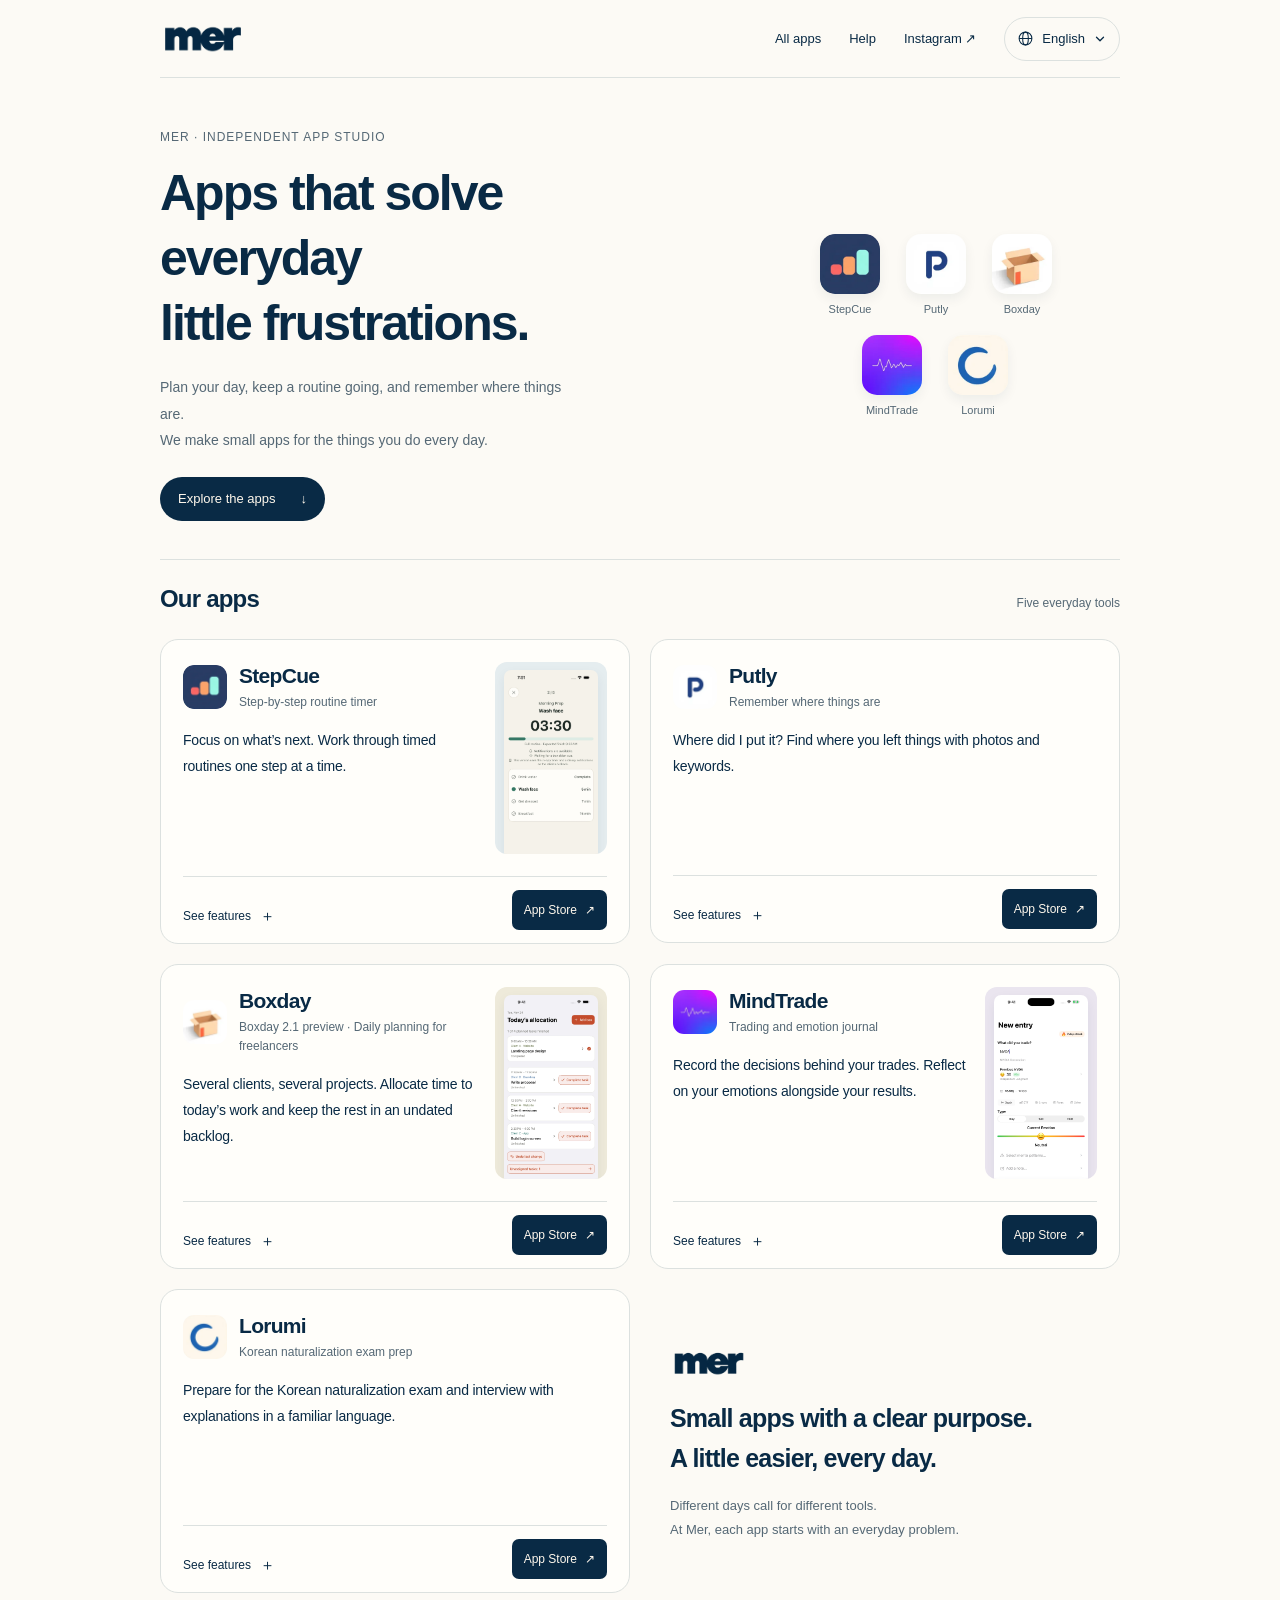
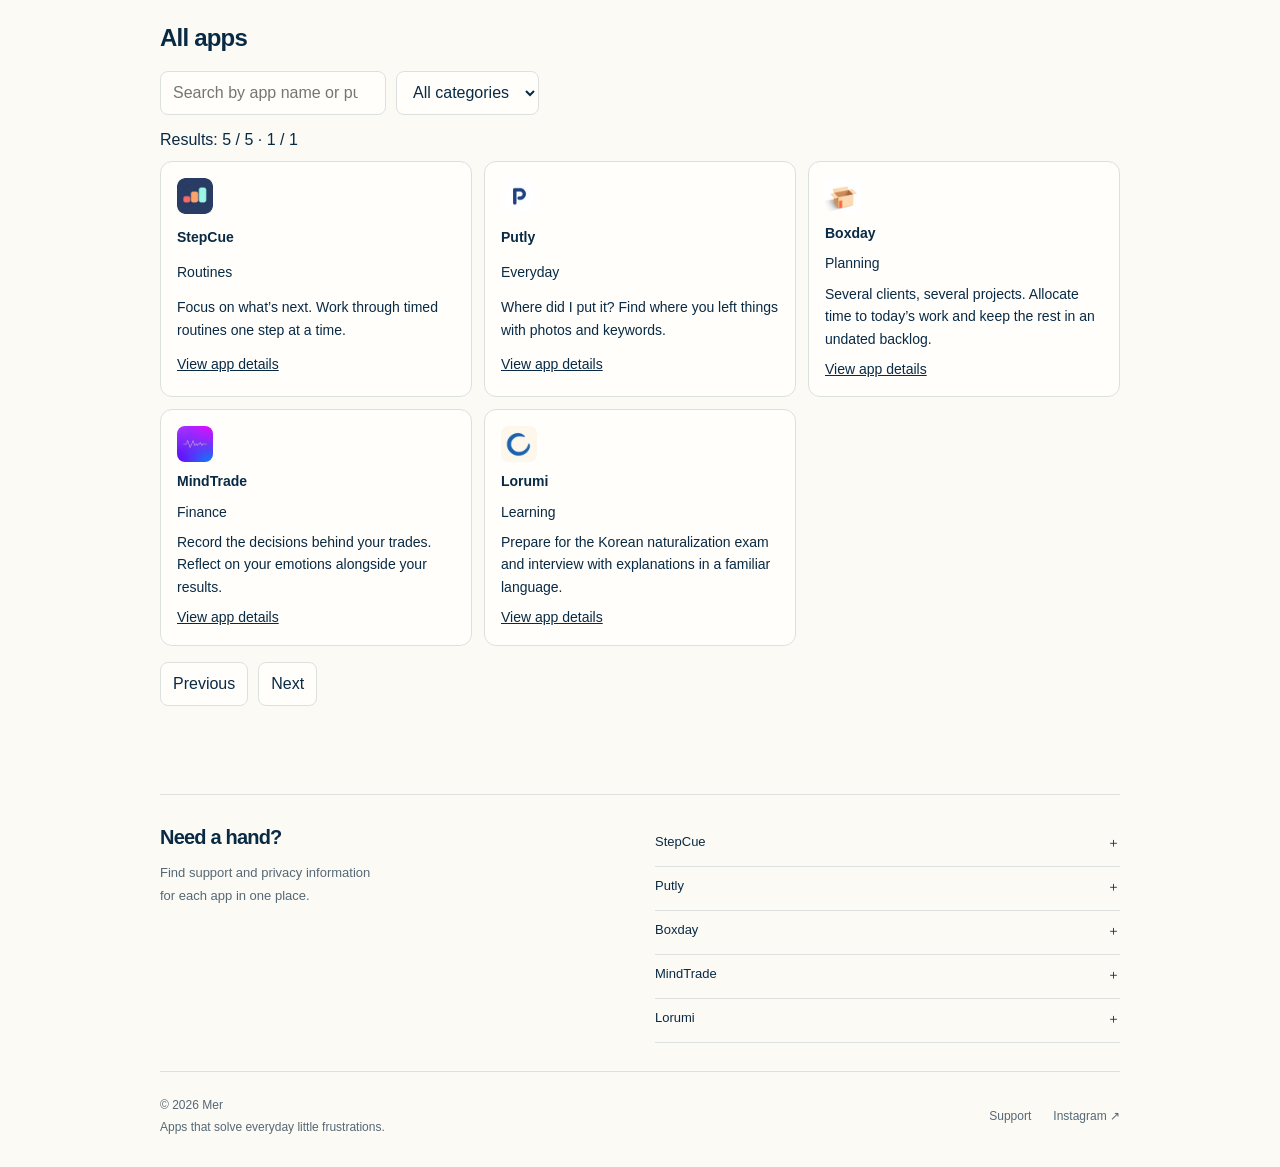
<file: index.html>
<!doctype html>
<html lang="en"><head><meta charset="utf-8"><meta name="viewport" content="width=device-width, initial-scale=1"><meta name="description" content="Explore Mer apps that solve everyday little frustrations."><title>Mer · Independent App Studio</title><style>body{margin:0;background:#fcfaf5}#mer-final-home .mf-language-wrap{display:inline-flex;align-items:center;gap:7px;padding-inline:11px 4px;border:1px solid var(--mer-border);border-radius:24px;background:#fffefa;white-space:nowrap}
#mer-final-home .mf-language-wrap select{border:0;background:transparent;min-width:0;padding-right:6px}
@media(max-width:480px){#mer-final-home .mf-navlinks>a[href="#mf-catalog"]{display:none}#mer-final-home .mf-language-wrap select{max-width:157px}}
</style></head><body>
<div id="mer-final-home" aria-label="Mer 최종 홈페이지 목업">
<style>
#mer-final-home{--mer-bg:#fcfaf5;--mer-navy:#092a45;--mer-muted:#556875;--mer-border:#dce1df;--mer-radius:18px;color:var(--mer-navy);background:var(--mer-bg);font-family:-apple-system,BlinkMacSystemFont,'Apple SD Gothic Neo',sans-serif;isolation:isolate}
#mer-final-home *{box-sizing:border-box}#mer-final-home [hidden]{display:none!important}#mer-final-home h1,#mer-final-home h2,#mer-final-home h3,#mer-final-home p{margin:0}#mer-final-home a{color:inherit;text-decoration:none}#mer-final-home button{font:inherit}#mer-final-home :is(a,button,summary):focus-visible{outline:3px solid #407b9b;outline-offset:4px}#mer-final-home .mf-wrap{width:calc(100% - 80px);max-width:960px;margin:0 auto}#mer-final-home .mf-nav{display:flex;justify-content:space-between;align-items:center;gap:24px;min-height:78px;border-bottom:1px solid var(--mer-border)}#mer-final-home .mf-brand{display:flex;align-items:center;flex-shrink:0}#mer-final-home .mf-wordmark{display:block;width:86px;height:auto}#mer-final-home .mf-navlinks{display:flex;align-items:center;gap:28px;font-size:13px}#mer-final-home .mf-navlinks a{display:inline-flex;align-items:center;min-height:44px}#mer-final-home .mf-hero{padding:52px 0 38px;display:grid;grid-template-columns:1.5fr 1fr;gap:40px;align-items:center}#mer-final-home .mf-eyebrow{font-size:12px;letter-spacing:1px;color:var(--mer-muted);margin-bottom:17px}#mer-final-home h1{font-size:clamp(32px,4.8vw,50px);line-height:1.3;font-weight:650;letter-spacing:-2px;word-break:keep-all}#mer-final-home .mf-lead{font-size:14px;line-height:1.9;color:var(--mer-muted);max-width:410px;margin-top:18px;word-break:keep-all}#mer-final-home .mf-explore{display:inline-flex;align-items:center;justify-content:center;gap:25px;background:var(--mer-navy);color:#fff8ec;padding:12px 18px;min-height:44px;border-radius:28px;font-size:13px;margin-top:23px}#mer-final-home .mf-family{display:grid;grid-template-columns:repeat(3,66px);justify-content:center;gap:20px;align-items:center;padding:22px 0}#mer-final-home .mf-family a{display:flex;flex-direction:column;align-items:center;gap:9px;min-width:0}#mer-final-home .mf-family img{display:block;width:60px;height:60px;border-radius:15px;box-shadow:0 5px 12px #092a4510}#mer-final-home .mf-family span{font-size:11px;color:var(--mer-muted)}#mer-final-home .mf-family a:nth-child(4){grid-column:1;transform:translateX(42px)}#mer-final-home .mf-family a:nth-child(5){grid-column:2;transform:translateX(42px)}#mer-final-home .mf-sectionhead{display:flex;justify-content:space-between;align-items:baseline;gap:20px;padding:22px 0;margin-bottom:2px;border-top:1px solid var(--mer-border)}#mer-final-home h2{font-size:24px;letter-spacing:-.8px;font-weight:600;line-height:1.4}#mer-final-home .mf-sectionhead>span{font-size:12px;color:var(--mer-muted);white-space:nowrap}#mer-final-home .mf-grid{display:grid;grid-template-columns:1fr 1fr;gap:20px;align-items:start}#mer-final-home .mf-app{border:1px solid var(--mer-border);border-radius:var(--mer-radius);background:#fffefa;overflow:hidden;min-width:0;scroll-margin-top:20px}#mer-final-home .mf-app-main{padding:22px;display:grid;grid-template-columns:minmax(0,1fr) 104px;gap:18px;min-height:235px;align-items:start}#mer-final-home .mf-app-heading{display:flex;align-items:center;gap:12px;margin-bottom:16px}#mer-final-home .mf-icon{width:44px;height:44px;flex-shrink:0;border-radius:11px;display:block}#mer-final-home h3{font-size:21px;font-weight:650;letter-spacing:-.7px;line-height:1.3}#mer-final-home .mf-category{font-size:12px;line-height:1.6;color:var(--mer-muted);margin-top:3px}#mer-final-home .mf-desc{font-size:14px;line-height:1.85;word-break:keep-all;letter-spacing:-.2px}#mer-final-home .mf-preview{height:195px;overflow:hidden;border-radius:12px;background:var(--preview);padding:8px;display:flex;align-items:flex-start;justify-content:center}#mer-final-home .mf-preview img{height:auto;width:88px;display:block;border-radius:7px;box-shadow:0 5px 12px #092a4512}#mer-final-home .mf-actions{border-top:1px solid var(--mer-border);display:flex;align-items:center;justify-content:space-between;gap:10px;margin:0 22px;padding:13px 0}#mer-final-home .mf-store{display:inline-flex;align-items:center;justify-content:center;gap:8px;min-height:40px;border-radius:7px;background:var(--mer-navy);color:#fff8ed;padding:9px 12px;font-size:12px;white-space:nowrap}#mer-final-home .mf-details{margin-top:-54px;position:relative;pointer-events:none}#mer-final-home .mf-details>summary{margin-right:142px;margin-left:22px;min-height:54px;display:flex;align-items:center;gap:9px;font-size:12px;list-style:none;pointer-events:auto;width:fit-content;max-width:calc(100% - 155px)}#mer-final-home .mf-details>summary::-webkit-details-marker{display:none}#mer-final-home .mf-details>summary:after{content:'＋';font-size:15px}#mer-final-home .mf-details[open]>summary:after{content:'−'}#mer-final-home .mf-detail-body{padding:20px 22px 24px;background:#f3f4ef;border-top:1px solid var(--mer-border);pointer-events:auto}#mer-final-home .mf-detail-body p{font-size:13px;line-height:1.9;word-break:keep-all}#mer-final-home .mf-fullscreens{display:flex;gap:12px;margin-top:16px;align-items:flex-start}#mer-final-home .mf-fullscreens img{width:calc(50% - 6px);height:auto;display:block;border-radius:8px}#mer-final-home .mf-detail-links{display:flex;gap:18px;margin-top:18px;font-size:12px;flex-wrap:wrap}#mer-final-home .mf-detail-links a{display:flex;align-items:center;min-height:40px;text-decoration:underline;text-underline-offset:4px}#mer-final-home .mf-note{padding:30px 20px 20px;align-self:center}#mer-final-home .mf-note .mf-wordmark{width:78px;margin-bottom:22px}#mer-final-home .mf-note h2{font-size:25px;line-height:1.6;font-weight:550}#mer-final-home .mf-note p{font-size:13px;line-height:1.9;color:var(--mer-muted);margin-top:16px;word-break:keep-all;max-width:330px}#mer-final-home .mf-help{border-top:1px solid var(--mer-border);margin-top:44px;padding:28px 0;display:grid;grid-template-columns:1fr 1fr;gap:30px;align-items:start}#mer-final-home .mf-help h2{font-size:20px}#mer-final-home .mf-help>div>p{font-size:13px;color:var(--mer-muted);line-height:1.8;margin-top:10px}#mer-final-home .mf-support summary{font-size:13px;min-height:44px;padding:11px 0;list-style:none;display:flex;justify-content:space-between;gap:20px;border-bottom:1px solid var(--mer-border)}#mer-final-home .mf-support summary::-webkit-details-marker{display:none}#mer-final-home .mf-support summary:after{content:'＋'}#mer-final-home .mf-support[open] summary:after{content:'−'}#mer-final-home .mf-support-links{display:flex;gap:14px;font-size:12px;padding:8px 0;flex-wrap:wrap}#mer-final-home .mf-support-links a{min-height:36px;display:flex;align-items:center;text-decoration:underline;text-underline-offset:4px}#mer-final-home .mf-footer{padding:22px 0 28px;border-top:1px solid var(--mer-border);display:flex;align-items:center;justify-content:space-between;gap:24px;font-size:12px;color:var(--mer-muted);line-height:1.9}#mer-final-home .mf-footer a{min-height:44px;display:inline-flex;align-items:center}#mer-final-home .mf-footer-links{display:flex;gap:22px}
@media(min-width:1000px){#mer-final-home .mf-app-main{grid-template-columns:minmax(0,1fr) 112px}#mer-final-home .mf-preview{height:192px}#mer-final-home .mf-preview img{width:94px}}
@media(max-width:700px){#mer-final-home .mf-wrap{width:calc(100% - 40px)}#mer-final-home .mf-nav{min-height:70px;gap:15px}#mer-final-home .mf-wordmark{width:75px}#mer-final-home .mf-navlinks{gap:20px;font-size:13px}#mer-final-home .mf-navlinks .mf-ig{display:none}#mer-final-home .mf-hero{display:block;padding:32px 0 25px}#mer-final-home .mf-eyebrow{font-size:12px;margin-bottom:13px}#mer-final-home h1{font-size:36px;letter-spacing:-1.7px;line-height:1.33}#mer-final-home .mf-lead{font-size:14px;margin-top:15px;line-height:1.85}#mer-final-home .mf-explore{margin-top:18px}#mer-final-home .mf-family{display:none}#mer-final-home .mf-sectionhead{padding:21px 0 19px;gap:10px}#mer-final-home h2{font-size:22px}#mer-final-home .mf-grid{grid-template-columns:1fr;gap:16px}#mer-final-home .mf-app-main{padding:20px;min-height:218px;grid-template-columns:minmax(0,1fr) 91px;gap:14px}#mer-final-home .mf-app-heading{gap:10px;margin-bottom:13px}#mer-final-home .mf-icon{width:40px;height:40px;border-radius:10px}#mer-final-home h3{font-size:20px}#mer-final-home .mf-category{font-size:12px}#mer-final-home .mf-desc{font-size:14px;line-height:1.8}#mer-final-home .mf-preview{height:180px;padding:7px}#mer-final-home .mf-preview img{width:77px}#mer-final-home .mf-actions{margin:0 20px;padding:12px 0}#mer-final-home .mf-store{min-height:44px;font-size:12px}#mer-final-home .mf-details{margin-top:-68px}#mer-final-home .mf-details>summary{margin-left:20px;min-height:68px;font-size:13px;max-width:calc(100% - 146px)}#mer-final-home .mf-detail-body{padding:18px 20px 22px}#mer-final-home .mf-note{padding:22px 4px 10px}#mer-final-home .mf-note h2{font-size:25px}#mer-final-home .mf-help{grid-template-columns:1fr;gap:18px;margin-top:29px}#mer-final-home .mf-footer{align-items:flex-start;flex-direction:column;gap:8px}}
@media(max-width:360px){#mer-final-home .mf-wrap{width:calc(100% - 32px)}#mer-final-home h1{font-size:31px;letter-spacing:-1.5px}#mer-final-home .mf-app-main{padding:17px;grid-template-columns:minmax(0,1fr) 78px;gap:10px}#mer-final-home .mf-preview{height:180px;padding:5px}#mer-final-home .mf-preview img{width:68px}#mer-final-home .mf-app-heading{gap:8px}#mer-final-home .mf-icon{width:34px;height:34px;border-radius:8px}#mer-final-home h3{font-size:19px}#mer-final-home .mf-actions{margin:0 17px}#mer-final-home .mf-details>summary{margin-left:17px}}
#mer-final-home .mf-language{min-height:44px;border:1px solid var(--mer-border);border-radius:8px;background:var(--mer-bg);color:var(--mer-navy);padding:0 8px;font:inherit}
#mer-final-home .mf-screen-language:after{content:'한국어 화면';position:absolute;bottom:4px;right:4px;background:#fcfaf5;color:#092a45;border-radius:4px;padding:2px 4px;font-size:10px}
#mer-final-home:lang(en) .mf-screen-language:after{content:'Korean preview'}
#mer-final-home:lang(ja) .mf-screen-language:after{content:'韓国語の画面'}
#mer-final-home .mf-preview,#mer-final-home .mf-fullscreens{position:relative}
#mer-final-home:lang(ja) :is(h1,p){word-break:normal;overflow-wrap:anywhere}
@media(max-width:480px){#mer-final-home .mf-navlinks{gap:10px}#mer-final-home .mf-navlinks a[href="#mf-help"]{display:none}#mer-final-home .mf-language{font-size:16px}#mer-final-home:lang(en) h1{font-size:31px}}
#mer-final-home .cat{padding:28px 0}#mer-final-home .cat-controls{display:flex;flex-wrap:wrap;gap:10px;margin:16px 0}#mer-final-home .cat-controls :is(input,select,button){min-height:44px;max-width:100%;padding:8px 12px;border:1px solid var(--mer-border);border-radius:8px;background:#fffefa;color:inherit;font:inherit}#mer-final-home .cat-list{display:grid;grid-template-columns:repeat(auto-fit,minmax(min(100%,240px),1fr));gap:12px;margin-top:12px}#mer-final-home .cat-item{padding:16px;border:1px solid var(--mer-border);border-radius:12px;background:#fffefa;display:grid;gap:8px;font-size:14px;line-height:1.6}#mer-final-home .cat-item img{width:36px;border-radius:8px}#mer-final-home .cat-item a{text-decoration:underline}
#mer-final-home .mf-app-main:not(:has(.mf-preview)){grid-template-columns:1fr}#mer-final-home .mf-language-wrap{position:relative;min-height:44px;gap:8px;padding:0 12px;background:var(--mer-bg);font-size:13px}
#mer-final-home .mf-language-wrap select{position:absolute;inset:0;width:100%;height:100%;max-width:none;opacity:0;cursor:pointer}
#mer-final-home .mf-language-wrap:focus-within{outline:2px solid #407b9b;outline-offset:3px}
#mer-final-home .mf-language-wrap svg{flex:none}
</style>
<div class="mf-wrap">
<nav class="mf-nav" aria-label="주 메뉴"><a class="mf-brand" href="#mf-top" aria-label="Mer 홈"><img class="mf-wordmark" data-wordmark alt="Mer"></a><div class="mf-navlinks"><a href="#mf-catalog">전체 앱</a><a href="#mf-help">도움말</a><a class="mf-ig" href="https://www.instagram.com/themer.apps/" target="_blank" rel="noopener">Instagram ↗</a><label class="mf-language-wrap"><svg aria-hidden="true" width="17" height="17" viewBox="0 0 24 24" fill="none" stroke="currentColor" stroke-width="1.5"><circle cx="12" cy="12" r="9"/><ellipse cx="12" cy="12" rx="4" ry="9"/><path d="M3 12h18"/></svg><select class="mf-language" data-language aria-label="Language"><option value="en" lang="en">English</option><option value="ko" lang="ko">한국어</option><option value="ja" lang="ja">日本語</option><option value="zh-Hans" lang="zh-Hans">简体中文</option><option value="zh-TW" lang="zh-TW">繁體中文（台灣）</option></select><span data-lang-caption aria-hidden="true">English</span><svg class="mf-chevron" aria-hidden="true" width="14" height="14" viewBox="0 0 16 16" fill="none" stroke="currentColor" stroke-width="1.5"><path d="m4 6 4 4 4-4" stroke-linecap="round" stroke-linejoin="round"/></svg></label></div></nav>
<header class="mf-hero" id="mf-top"><div><div class="mf-eyebrow">MER · INDEPENDENT APP STUDIO</div><h1>일상의 작은 불편을<br>해결하는 앱들.</h1><p class="mf-lead">하루를 계획하고, 루틴을 이어가고, 둔 곳을 기억하는 일.<br>당신의 하루에 필요한 작은 앱을 만듭니다.</p><a class="mf-explore" href="#mf-apps">나에게 맞는 앱 찾기 <span aria-hidden="true">↓</span></a></div><div class="mf-family" data-family aria-label="Mer의 앱 5개"></div></header>
<section id="mf-apps" aria-label="Mer 출시 앱"><div class="mf-sectionhead"><h2>우리의 앱</h2><span>5개의 작은 도움</span></div><div class="mf-grid" data-grid></div></section>
<section class="cat" id="mf-catalog"><h2 data-cat-title></h2><div class="cat-controls"><input type="search" data-query><select data-category></select></div><p role="status" data-count></p><div class="cat-list" data-results></div><div class="cat-controls"><button type="button" data-prev></button><button type="button" data-next></button></div></section><section class="mf-help" id="mf-help"><div><h2>사용 중 도움이 필요하신가요?</h2><p>앱별 도움말과 개인정보처리방침을<br>한곳에서 확인하세요.</p></div><div data-support></div></section>
<footer class="mf-footer"><span>© 2026 Mer<br>Apps that solve everyday little frustrations.</span><div class="mf-footer-links"><a href="#mf-help">고객지원</a><a href="https://www.instagram.com/themer.apps/" target="_blank" rel="noopener">Instagram ↗</a></div></footer>
</div>
<script>
(()=>{
const root=document.getElementById('mer-final-home');
const media={
  "webmark": "/mer/assets/webmark.png",
  "stepcue": "/mer/assets/stepcue.webp",
  "boxday": "/mer/assets/boxday.webp",
  "mindtrade": "/mer/assets/mindtrade.webp",
  "putly": "/mer/assets/putly.webp",
  "lorumi": "/mer/assets/lorumi.webp",
  "stepcue-screen": "/stepcue/assets/en/timer.webp",
  "stepcue-store-0": "/stepcue/assets/en/timer.webp",
  "stepcue-store-1": "/stepcue/assets/en/editor.webp",
  "boxday-screen": "/boxday/assets/en/today.webp?v=2.1",
  "boxday-store-0": "/boxday/assets/en/today.webp?v=2.1",
  "boxday-store-1": "/boxday/assets/en/editor.webp?v=2.1",
  "mindtrade-screen": "/mindtrade/assets/en/quick-log.webp",
  "mindtrade-store-0": "/mindtrade/assets/en/quick-log.webp",
  "mindtrade-store-1": "/mindtrade/assets/en/insights.webp"
};
const apps=[
{key:'stepcue',name:'StepCue',category:'단계별 루틴 타이머',desc:'지금 할 일에만 집중하세요. 순서와 시간이 있는 루틴을 한 단계씩 이어갑니다.',id:'6805660905',tint:'#e5edef',detail:'각 단계에 이름과 시간을 정하면 타이머가 순서대로 이어집니다. 현재 단계와 남은 시간, 전체 완료 예정 시간을 확인할 수 있습니다.'},
{key:'putly',name:'Putly',category:'물건을 둔 곳 기록',desc:'“어디 뒀지?” 싶은 순간, 사진과 키워드로 물건을 둔 곳을 찾아보세요.',id:'6782760498',tint:'#e9e7df',detail:'충전기, 열쇠, 중요한 서류까지. 물건을 둔 곳을 사진과 키워드로 남겨두고 검색하세요. GPS 추적이 아닌, 기억을 돕는 기록에 집중합니다.'},
{key:'boxday',name:'Boxday',category:'Boxday 2.1 미리보기 · 프리랜서의 오늘 계획',desc:'여러 고객사, 여러 프로젝트. 오늘 할 일에 시간을 배정하고 남은 업무는 미배정에 보관하세요.',id:'6773940806',tint:'#eeeada',detail:'2.1 미리보기: 오늘 배정, 날짜 없는 미배정, 변경 영향 확인과 마친 일·남은 일 돌아보기. 프로젝트별 시간은 배정한 계획 시간입니다. 모든 기능이 무료이며 광고가 포함됩니다.'},
{key:'mindtrade',name:'MindTrade',category:'매매와 감정 일지',desc:'결과뿐 아니라 판단도 기록하세요. 감정과 매매를 함께 돌아보는 일지입니다.',id:'6767873530',tint:'#eae5ef',detail:'매수·매도·관망의 이유를 남기고, 감정 상태에 따른 결과를 비교하세요. 주식·코인 등 다양한 자산의 매매를 기록하고 자신의 투자 습관을 돌아보는 도구입니다.'},
{key:'lorumi',name:'Lorumi',category:'한국 귀화시험 학습',desc:'익숙한 언어의 도움으로, 한국 귀화시험과 면접을 차근차근 준비하세요.',id:'6798727080',tint:'#e5ebe3',detail:'한국어 문제와 답변 연습에 베트남어·중국어 간체·중국어 번체·크메르어·태국어 학습 도움을 제공합니다. 정부기관과 무관한 비공식 학습 앱입니다.'}
];
root.querySelector('[data-wordmark]').src=media.webmark;
root.querySelector('[data-family]').innerHTML=apps.map(a=>`<a href="#mf-${a.key}" aria-label="${a.name} 소개로 이동"><img src="${media[a.key]}" alt=""><span>${a.name}</span></a>`).join('');
root.querySelector('[data-grid]').innerHTML=apps.map(a=>`<article class="mf-app" id="mf-${a.key}"><div class="mf-app-main"><div><div class="mf-app-heading"><img class="mf-icon" src="${media[a.key]}" alt="${a.name} 앱 아이콘"><div><h3>${a.name}</h3><p class="mf-category">${a.category}</p></div></div><p class="mf-desc">${a.desc}</p></div>${media[a.key+'-screen']?`<div class="mf-preview" style="--preview:${a.tint}"><img src="${media[a.key+'-screen']||media[a.key+'-store-1']}" alt="${a.name} 실제 화면 미리보기"></div>`:''}</div><div class="mf-actions"><span aria-hidden="true"></span><a class="mf-store" href="https://apps.apple.com/app/id${a.id}" target="_blank" rel="noopener" aria-label="${a.name} App Store에서 보기">App Store <span aria-hidden="true">↗</span></a></div><details class="mf-details"><summary aria-label="${a.name} 기능 보기">기능 보기</summary><div class="mf-detail-body"><p>${a.detail}</p>${media[a.key+'-screen']?`<div class="mf-fullscreens"><img src="${media[a.key+'-store-0']}" alt="${a.name} App Store 소개 첫 이미지" loading="lazy"><img src="${media[a.key+'-store-1']}" alt="${a.name} App Store 소개 두 번째 이미지" loading="lazy"></div>`:''}<div class="mf-detail-links"><a href="https://woorlds.github.io/app-legal/${a.key}/support/" target="_blank" rel="noopener">고객지원 ↗</a><a href="https://woorlds.github.io/app-legal/${a.key}/privacy/" target="_blank" rel="noopener">개인정보처리방침 ↗</a>${a.key==='boxday'?'<a href="/boxday/">Boxday 2.1</a>':''}${a.key==='lorumi'?'<a href="https://woorlds.github.io/lorumi/" lang="vi" target="_blank" rel="noopener">Tiếng Việt ↗</a>':''}</div></div></details></article>`).join('')+`<aside class="mf-note" aria-label="Mer 소개"><img class="mf-wordmark" src="${media.webmark}" alt="Mer"><h2>작지만 분명한 쓰임새.<br>매일 조금 더 편하게.</h2><p>여러 가지 일상에, 저마다의 작은 도움을.<br>Mer는 자주 마주치는 불편에서 앱을 시작합니다.</p></aside>`;
root.querySelector('[data-support]').innerHTML=apps.map(a=>`<details class="mf-support"><summary>${a.name}</summary><div class="mf-support-links"><a href="https://woorlds.github.io/app-legal/${a.key}/support/" target="_blank" rel="noopener">고객지원 ↗</a><a href="https://woorlds.github.io/app-legal/${a.key}/privacy/" target="_blank" rel="noopener">개인정보처리방침 ↗</a></div></details>`).join('');
const phrases=[
  [
    "고객지원 ↗",
    "Support ↗",
    "サポート ↗",
    "客户支持 ↗",
    "客戶支援 ↗"
  ],
  [
    "개인정보처리방침 ↗",
    "Privacy policy ↗",
    "プライバシーポリシー ↗",
    "隐私政策 ↗",
    "隱私權政策 ↗"
  ],
  [
    "전체 앱",
    "All apps",
    "すべてのアプリ",
    "全部应用",
    "所有 App"
  ],
  [
    "주 메뉴",
    "Main navigation",
    "メインナビゲーション",
    "主导航",
    "主選單"
  ],
  [
    "Mer 홈",
    "Mer home",
    "Mer ホーム",
    "Mer 首页",
    "Mer 首頁"
  ],
  [
    "앱 둘러보기",
    "Apps",
    "アプリ",
    "应用",
    "App"
  ],
  [
    "도움말",
    "Help",
    "ヘルプ",
    "帮助",
    "幫助"
  ],
  [
    "일상의 작은 불편을",
    "Apps that solve everyday",
    "日常の小さな不便を",
    "解决日常小麻烦的",
    "解決日常小麻煩的"
  ],
  [
    "해결하는 앱들.",
    "little frustrations.",
    "解消するアプリ。",
    "实用应用。",
    "實用 App。"
  ],
  [
    "하루를 계획하고, 루틴을 이어가고, 둔 곳을 기억하는 일.",
    "Plan your day, keep a routine going, and remember where things are.",
    "一日の予定を立て、習慣を続け、物の置き場所を覚えておく。",
    "规划一天、坚持习惯、记住物品放在哪里。",
    "規劃一天、維持習慣、記住物品放在哪裡。"
  ],
  [
    "당신의 하루에 필요한 작은 앱을 만듭니다.",
    "We make small apps for the things you do every day.",
    "毎日に役立つ、小さなアプリを作っています。",
    "我们为日常生活打造小巧实用的应用。",
    "我們為日常生活打造小巧實用的 App。"
  ],
  [
    "나에게 맞는 앱 찾기",
    "Explore the apps",
    "アプリを探す",
    "探索应用",
    "探索 App"
  ],
  [
    "우리의 앱",
    "Our apps",
    "私たちのアプリ",
    "我们的应用",
    "我們的 App"
  ],
  [
    "5개의 작은 도움",
    "Five everyday tools",
    "毎日を助ける5つのアプリ",
    "五款日常工具",
    "五款日常工具"
  ],
  [
    "기능 보기",
    "See features",
    "機能を見る",
    "查看功能",
    "查看功能"
  ],
  [
    "고객지원",
    "Support",
    "サポート",
    "客户支持",
    "客戶支援"
  ],
  [
    "개인정보처리방침",
    "Privacy policy",
    "プライバシーポリシー",
    "隐私政策",
    "隱私權政策"
  ],
  [
    "작지만 분명한 쓰임새.",
    "Small apps with a clear purpose.",
    "小さくても、役に立つ。",
    "用途明确的小应用。",
    "用途明確的小型 App。"
  ],
  [
    "매일 조금 더 편하게.",
    "A little easier, every day.",
    "毎日を、少し快適に。",
    "让每天轻松一点。",
    "讓每天輕鬆一點。"
  ],
  [
    "여러 가지 일상에, 저마다의 작은 도움을.",
    "Different days call for different tools.",
    "さまざまな日常に、それぞれの小さな助けを。",
    "不同的日常，需要不同的工具。",
    "不同的日常，需要不同的工具。"
  ],
  [
    "Mer는 자주 마주치는 불편에서 앱을 시작합니다.",
    "At Mer, each app starts with an everyday problem.",
    "Merのアプリは、日常の小さな不便から始まります。",
    "Mer 的每款应用都从一个日常问题出发。",
    "Mer 的每款 App 都從一個日常問題出發。"
  ],
  [
    "사용 중 도움이 필요하신가요?",
    "Need a hand?",
    "お困りですか？",
    "需要帮助吗？",
    "需要幫忙嗎？"
  ],
  [
    "앱별 도움말과 개인정보처리방침을",
    "Find support and privacy information",
    "各アプリのサポートとプライバシーポリシーを",
    "查看每款应用的支持与隐私信息，",
    "查看每款 App 的支援與隱私資訊，"
  ],
  [
    "한곳에서 확인하세요.",
    "for each app in one place.",
    "まとめて確認できます。",
    "所有信息集中在这里。",
    "所有資訊集中在這裡。"
  ],
  [
    "단계별 루틴 타이머",
    "Step-by-step routine timer",
    "ステップ式ルーティンタイマー",
    "分步日程计时器",
    "逐步流程計時器"
  ],
  [
    "지금 할 일에만 집중하세요. 순서와 시간이 있는 루틴을 한 단계씩 이어갑니다.",
    "Focus on what’s next. Work through timed routines one step at a time.",
    "今やることに集中。時間を決めたルーティンを一つずつ進められます。",
    "专注眼前的任务，按计时步骤完成日常流程。",
    "專注眼前的任務，依照計時步驟完成日常流程。"
  ],
  [
    "각 단계에 이름과 시간을 정하면 타이머가 순서대로 이어집니다. 현재 단계와 남은 시간, 전체 완료 예정 시간을 확인할 수 있습니다.",
    "Name and time each step. See the current step, time remaining, and expected finish time.",
    "各ステップに名前と時間を設定。現在のステップ、残り時間、完了予定時刻を確認できます。",
    "设置每个步骤的名称和时长，查看当前步骤、剩余时间和预计完成时间。",
    "設定每個步驟的名稱和時間，查看目前步驟、剩餘時間和預計完成時間。"
  ],
  [
    "물건을 둔 곳 기록",
    "Remember where things are",
    "物の置き場所を記録",
    "记录物品位置",
    "記錄物品位置"
  ],
  [
    "“어디 뒀지?” 싶은 순간, 사진과 키워드로 물건을 둔 곳을 찾아보세요.",
    "Where did I put it? Find where you left things with photos and keywords.",
    "「どこに置いたっけ？」写真とキーワードで置き場所を見つけましょう。",
    "东西放哪儿了？用照片和关键词找回物品的位置。",
    "東西放哪裡了？用照片和關鍵字找回物品的位置。"
  ],
  [
    "충전기, 열쇠, 중요한 서류까지. 물건을 둔 곳을 사진과 키워드로 남겨두고 검색하세요. GPS 추적이 아닌, 기억을 돕는 기록에 집중합니다.",
    "Save where you left chargers, keys, or papers with photos and keywords. Search your notes later without GPS tracking.",
    "充電器や鍵、大切な書類の置き場所を写真とキーワードで記録し、後から検索できます。GPS追跡は使いません。",
    "用照片和关键词记录充电器、钥匙或文件的位置，之后随时搜索，无需 GPS 定位。",
    "用照片和關鍵字記錄充電器、鑰匙或文件的位置，之後隨時搜尋，無須 GPS 定位。"
  ],
  [
    "Boxday 2.1 미리보기 · 프리랜서의 오늘 계획",
    "Boxday 2.1 preview · Daily planning for freelancers",
    "Boxday 2.1プレビュー · フリーランスの今日の計画",
    "Boxday 2.1预览 · 自由职业者的今日计划",
    "Boxday 2.1預覽 · 自由工作者的今日計畫"
  ],
  [
    "여러 고객사, 여러 프로젝트. 오늘 할 일에 시간을 배정하고 남은 업무는 미배정에 보관하세요.",
    "Several clients, several projects. Allocate time to today’s work and keep the rest in an undated backlog.",
    "複数のクライアント、複数の仕事。今日の仕事に時間を割り当て、残りは未割当に。",
    "多个客户、多个项目。为今天的工作分配时间，其余任务保存在未分配列表中。",
    "多位客戶、多個專案。為今天的工作分配時間，其餘任務保存在未分配清單中。"
  ],
  [
    "2.1 미리보기: 오늘 배정, 날짜 없는 미배정, 변경 영향 확인과 마친 일·남은 일 돌아보기. 프로젝트별 시간은 배정한 계획 시간입니다. 모든 기능이 무료이며 광고가 포함됩니다.",
    "2.1 preview: today’s allocations, an undated backlog, change previews, and completed/remaining work. Project hours are planned allocations. All features are free, with advertising.",
    "2.1プレビュー：今日の割当、日付なしの未割当、変更の影響確認、完了・未完了の振り返り。時間は計画した割当時間です。全機能が無料で広告を含みます。",
    "2.1预览：今日时间分配、无日期任务、变更影响预览以及已完成和未完成工作的回顾。项目时间为计划分配时间。所有功能免费，含广告。",
    "2.1預覽：今日時間分配、無日期任務、變更影響預覽以及已完成和未完成工作的回顧。專案時間為計畫分配時間。所有功能免費，含廣告。"
  ],
  [
    "매매와 감정 일지",
    "Trading and emotion journal",
    "取引と感情の記録",
    "交易与情绪日志",
    "交易與情緒日誌"
  ],
  [
    "결과뿐 아니라 판단도 기록하세요. 감정과 매매를 함께 돌아보는 일지입니다.",
    "Record the decisions behind your trades. Reflect on your emotions alongside your results.",
    "結果だけでなく、判断も記録。取引とそのときの感情を一緒に振り返れます。",
    "记录交易背后的决定，回顾结果和当时的情绪。",
    "記錄交易背後的決定，回顧結果和當時的情緒。"
  ],
  [
    "매수·매도·관망의 이유를 남기고, 감정 상태에 따른 결과를 비교하세요. 주식·코인 등 다양한 자산의 매매를 기록하고 자신의 투자 습관을 돌아보는 도구입니다.",
    "Record why you bought, sold, or waited. Compare outcomes across emotional states and reflect on your trading habits.",
    "買い・売り・様子見の理由を残し、感情の状態ごとに結果を比較。株式や暗号資産などの取引習慣を振り返れます。",
    "记录买入、卖出或观望的原因，比较不同情绪下的交易结果，反思自己的交易习惯。",
    "記錄買進、賣出或觀望的原因，比較不同情緒下的交易結果，檢視自己的交易習慣。"
  ],
  [
    "한국 귀화시험 학습",
    "Korean naturalization exam prep",
    "韓国の帰化試験対策",
    "韩国入籍考试准备",
    "韓國入籍考試準備"
  ],
  [
    "익숙한 언어의 도움으로, 한국 귀화시험과 면접을 차근차근 준비하세요.",
    "Prepare for the Korean naturalization exam and interview with explanations in a familiar language.",
    "使い慣れた言語の解説で、韓国の帰化試験と面接を少しずつ準備しましょう。",
    "用熟悉的语言理解讲解，逐步准备韩国入籍考试和面试。",
    "用熟悉的語言理解解說，逐步準備韓國入籍考試和面試。"
  ],
  [
    "한국어 문제와 답변 연습에 베트남어·중국어 간체·중국어 번체·크메르어·태국어 학습 도움을 제공합니다. 정부기관과 무관한 비공식 학습 앱입니다.",
    "Practice questions and answers in Korean with help in Vietnamese, Simplified and Traditional Chinese, Khmer, or Thai. An independent study app with no government affiliation.",
    "韓国語の問題と回答を練習し、ベトナム語、中国語（簡体字・繁体字）、クメール語、タイ語の解説を利用できます。政府機関とは関係のない非公式の学習アプリです。",
    "用韩语练习问题与回答，提供越南语、简体中文、繁体中文、高棉语和泰语讲解。本应用与政府机构无关。",
    "用韓語練習問題與回答，提供越南語、簡體中文、繁體中文、高棉語和泰語解說。本 App 與政府機關無關。"
  ],
  [
    "Mer 최종 홈페이지 목업",
    "Mer homepage preview",
    "Mer ホームページのプレビュー",
    "Mer 首页",
    "Mer 首頁"
  ],
  [
    "Mer의 앱 5개",
    "Five apps by Mer",
    "Merの5つのアプリ",
    "Mer 的五款应用",
    "Mer 的五款 App"
  ],
  [
    "Mer 출시 앱",
    "Released Mer apps",
    "公開中のMerアプリ",
    "Mer 已发布的应用",
    "Mer 已上架的 App"
  ],
  [
    "Mer 소개",
    "About Mer",
    "Merについて",
    "关于 Mer",
    "關於 Mer"
  ],
  [
    "소개로 이동",
    "overview",
    "の紹介へ",
    "简介",
    "簡介"
  ],
  [
    "앱 아이콘",
    "app icon",
    "のアプリアイコン",
    "应用图标",
    "App 圖示"
  ],
  [
    "실제 화면 미리보기",
    "app preview",
    "の画面プレビュー",
    "界面预览",
    "畫面預覽"
  ],
  [
    "App Store에서 보기",
    "on the App Store",
    "をApp Storeで見る",
    "在 App Store 查看",
    "在 App Store 查看"
  ],
  [
    "App Store 소개 첫 이미지",
    "App Store screenshot 1",
    "のApp Store画像1",
    "App Store 截图 1",
    "App Store 截圖 1"
  ],
  [
    "App Store 소개 두 번째 이미지",
    "App Store screenshot 2",
    "のApp Store画像2",
    "App Store 截图 2",
    "App Store 截圖 2"
  ]
];
const selector=root.querySelector('[data-language]');
const translate=(value,index)=>{const clean=value.trim();const row=phrases.find(p=>p[0]===clean);if(row)return value.replace(clean,row[index]);const app=apps.find(a=>clean.startsWith(a.name+' '));if(!app)return value;const suffix=phrases.find(p=>p[0]===clean.slice(app.name.length+1));return suffix?app.name+(index===2?'':' ')+suffix[index]:value;};
const walker=document.createTreeWalker(root,NodeFilter.SHOW_TEXT,{acceptNode:n=>n.parentElement.closest('style,script,select,[data-lang-caption]')?NodeFilter.FILTER_REJECT:NodeFilter.FILTER_ACCEPT});
const nodes=[];while(walker.nextNode())nodes.push([walker.currentNode,walker.currentNode.nodeValue]);
const labels=[root,...root.querySelectorAll('[aria-label],img[alt]')].flatMap(el=>['aria-label','alt'].filter(k=>el.hasAttribute(k)).map(k=>[el,k,el.getAttribute(k)]));
function language(code){const index={ko:0,en:1,ja:2,'zh-Hans':3,'zh-TW':4}[code];root.lang=code;root.querySelector('[data-lang-caption]').textContent=code==='zh-TW'?'繁體中文':selector.selectedOptions[0].textContent;document.documentElement.lang=code;selector.setAttribute('aria-label',['언어','Language','言語','语言','語言'][index]);nodes.forEach(([node,original])=>node.nodeValue=translate(original,index));labels.forEach(([el,key,original])=>el.setAttribute(key,translate(original,index)));}
selector.addEventListener('change',()=>language(selector.value));language('en');


const catalog=root.querySelector('#mf-catalog');
const find=name=>catalog.querySelector('[data-'+name+']');
const query=find('query'), category=find('category');
const prev=find('prev'), next=find('next');
const groups=[
 ['루틴','Routines','習慣','习惯','習慣'],['생활','Everyday','暮らし','生活','生活'],['계획','Planning','計画','计划','計畫'],['금융','Finance','金融','金融','金融'],['학습','Learning','学習','学习','學習']
];
const keywords=['타이머 timer タイマー 计时器 計時器','물건 photos 写真','시간 time 時間','매매 trading 取引','귀화 exam 試験'];
let page=0;
function renderCatalog(){
 const i={ko:0,en:1,ja:2,'zh-Hans':3,'zh-TW':4}[root.lang];
 const t=(...texts)=>texts[i] ?? texts[1];
 find('cat-title').textContent=t('전체 앱','All apps','すべてのアプリ','全部应用','所有 App');
 query.placeholder=t('앱 이름이나 용도로 검색','Search by app name or purpose','名前や用途で検索','按名称或用途搜索','依名稱或用途搜尋');
 query.setAttribute('aria-label',query.placeholder);
 category.setAttribute('aria-label',t('카테고리','Category','カテゴリ','类别','類別'));
 const selected=category.value||'all';
 category.innerHTML='<option value="all">'+t('모든 카테고리','All categories','すべてのカテゴリ','所有类别','所有類別')+'</option>'+groups.map((g,n)=>'<option value="'+n+'">'+g[i]+'</option>').join('');
 category.value=selected;
 const entries=Array.from({length:apps.length},(_,n)=>{
   const group=n%apps.length, app=apps[group], demo=n>=apps.length;
   const name=demo?t('예시 앱 ','Sample app ','サンプルアプリ ')+(n+1):app.name;
   const description=demo?t('규모 테스트용 예시','Example for scale testing','規模確認用の例'):translate(app.desc,i);
   return {name,description,app,group,demo};
 });
 const term=query.value.trim().toLowerCase();
 const filtered=entries.filter(e=>(selected==='all'||String(e.group)===selected)&&[e.name,e.description,groups[e.group].join(' '),e.demo?'':keywords[e.group]].join(' ').toLowerCase().includes(term));
 const pages=Math.max(1,Math.ceil(filtered.length/12));
 page=Math.min(page,pages-1);
 find('count').textContent=t('검색 결과 ','Results: ','検索結果 ','搜索结果 ','搜尋結果 ')+filtered.length+' / '+entries.length+(filtered.length?' · '+(page+1)+' / '+pages:'');
 find('results').innerHTML=filtered.slice(page*12,page*12+12).map(e=>{
  const icon=e.demo?'':'<img src="'+media[e.app.key]+'" alt="">';
  const link=e.demo?'':'<a href="#mf-'+e.app.key+'">'+t('앱 상세 보기','View app details','アプリの詳細','查看应用详情','查看 App 詳細資訊')+'</a>';
  return '<article class="cat-item">'+icon+'<strong>'+e.name+'</strong><span>'+groups[e.group][i]+'</span><span>'+e.description+'</span>'+link+'</article>';
 }).join('')||'<p>'+t('일치하는 앱이 없습니다.','No matching apps.','一致するアプリがありません。','没有匹配的应用。','找不到符合的 App。')+'</p>';
 prev.textContent=t('이전','Previous','前へ','上一页','上一頁');next.textContent=t('다음','Next','次へ','下一页','下一頁');
 prev.disabled=page===0;next.disabled=page>=pages-1;
}
for(const control of [query,category])control.addEventListener(control===query?'input':'change',()=>{page=0;renderCatalog();});
prev.addEventListener('click',()=>{page--;renderCatalog();});
next.addEventListener('click',()=>{page++;renderCatalog();});
selector.addEventListener('change',renderCatalog);
renderCatalog();

const design={radius:18};if(globalThis.Tweak){const tweak=new Tweak({container:root,onChange:()=>root.style.setProperty('--mer-radius',design.radius+'px')});tweak.addSlider(design,'radius',{label:'앱 카드 둥글기',min:4,max:26,unit:'px'});}
})();
</script>
</div>
</body></html>
</file>
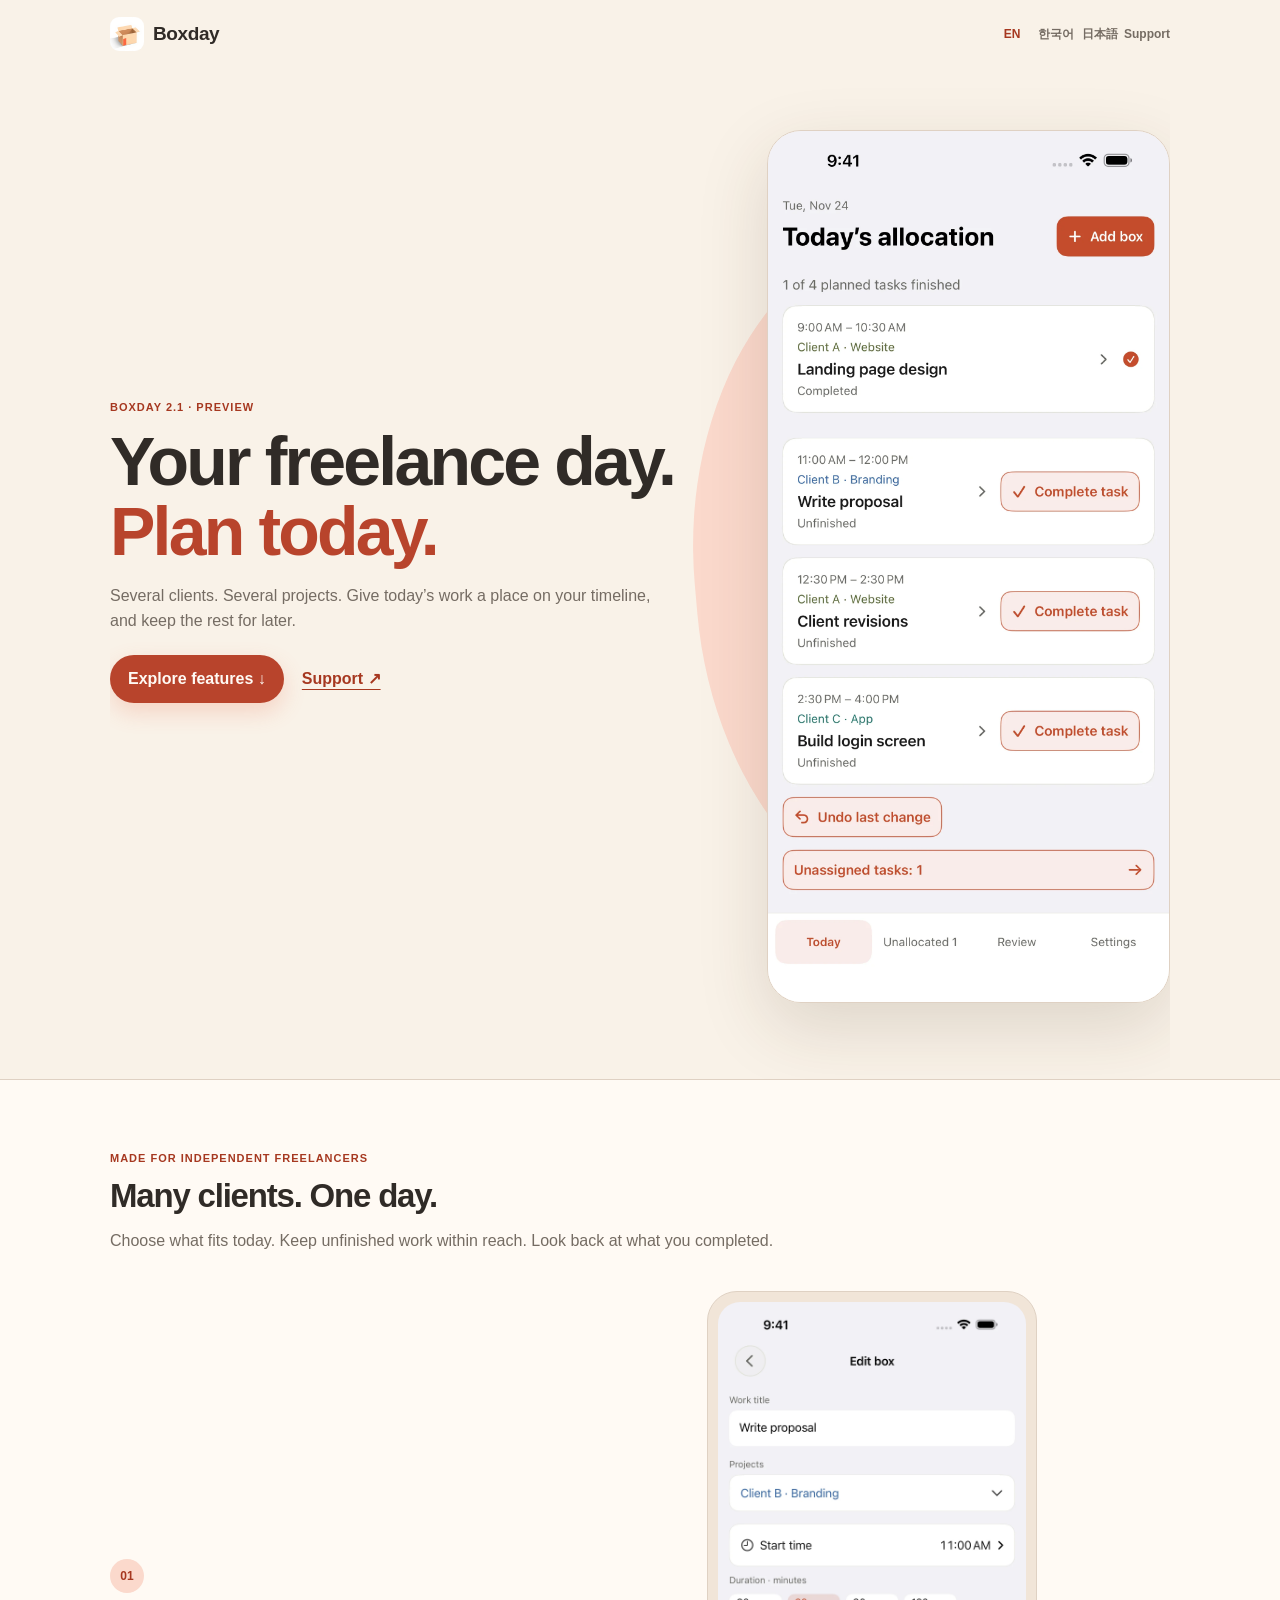
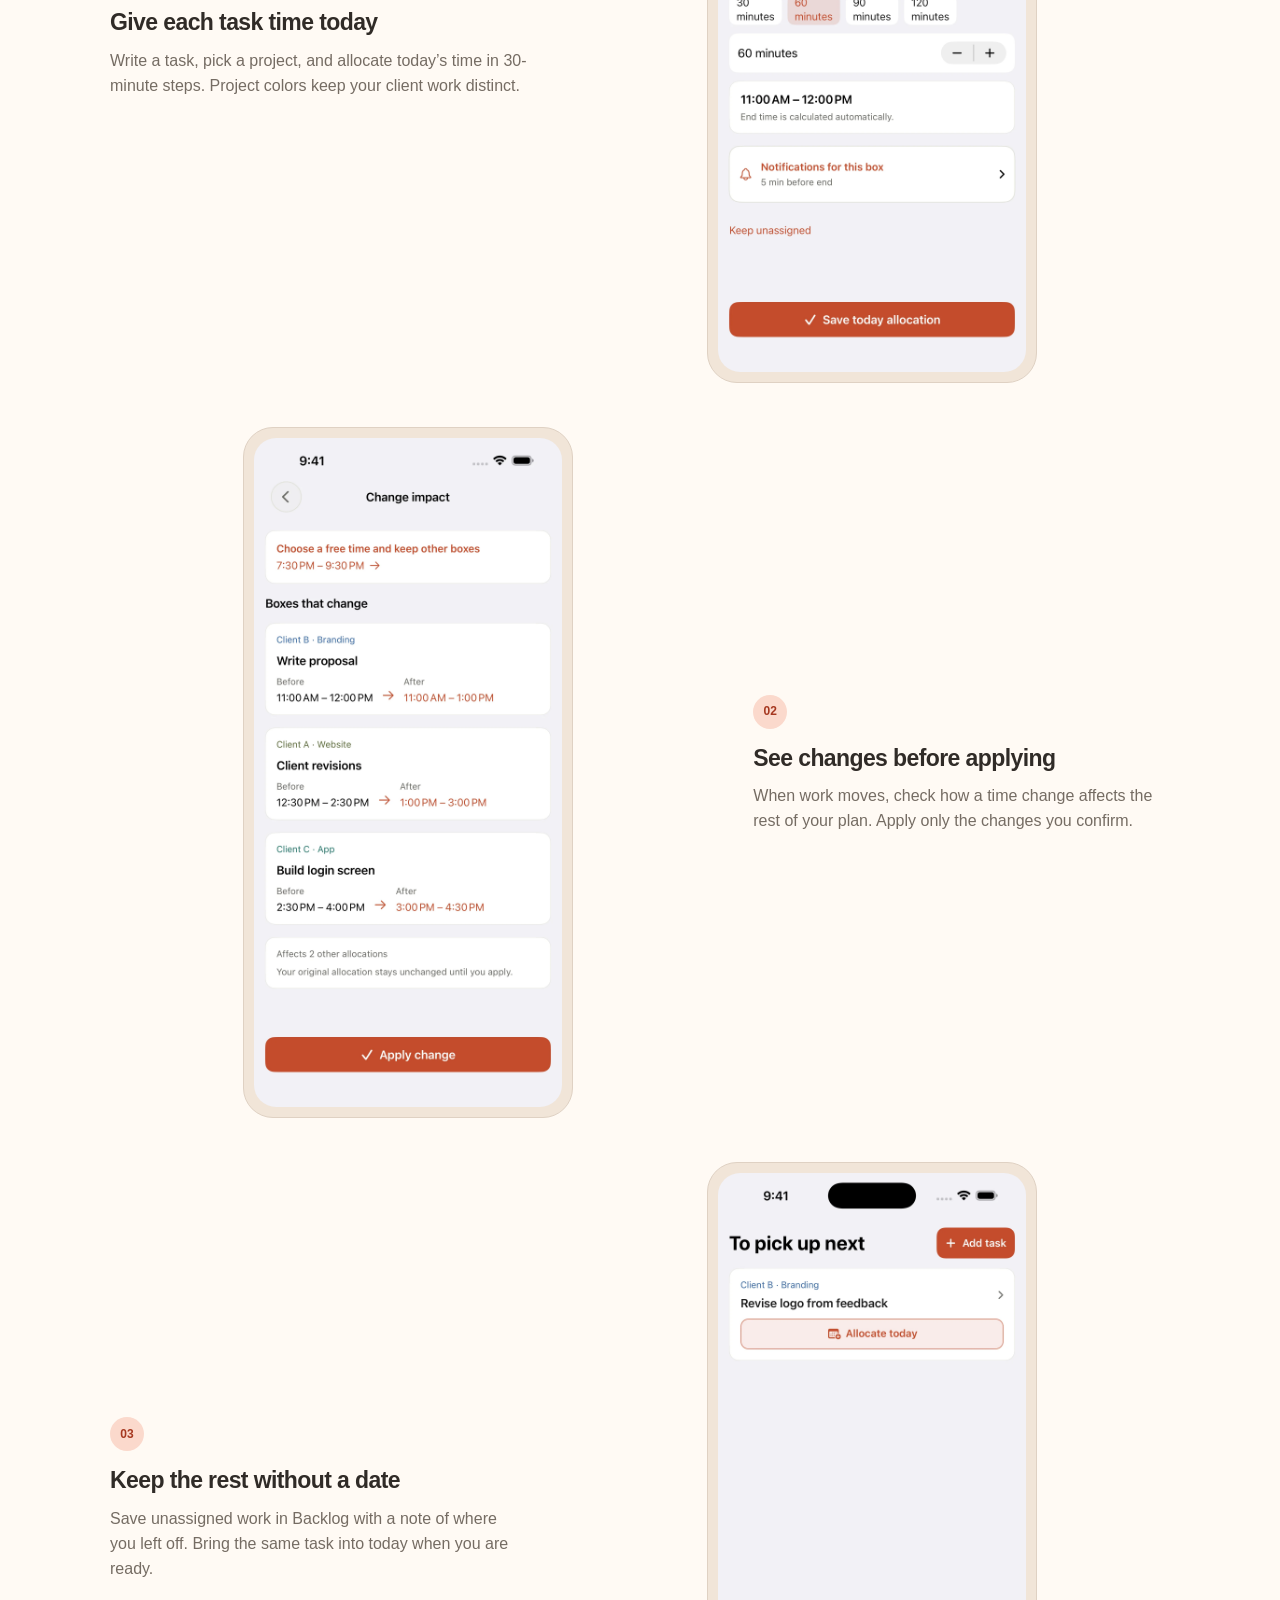
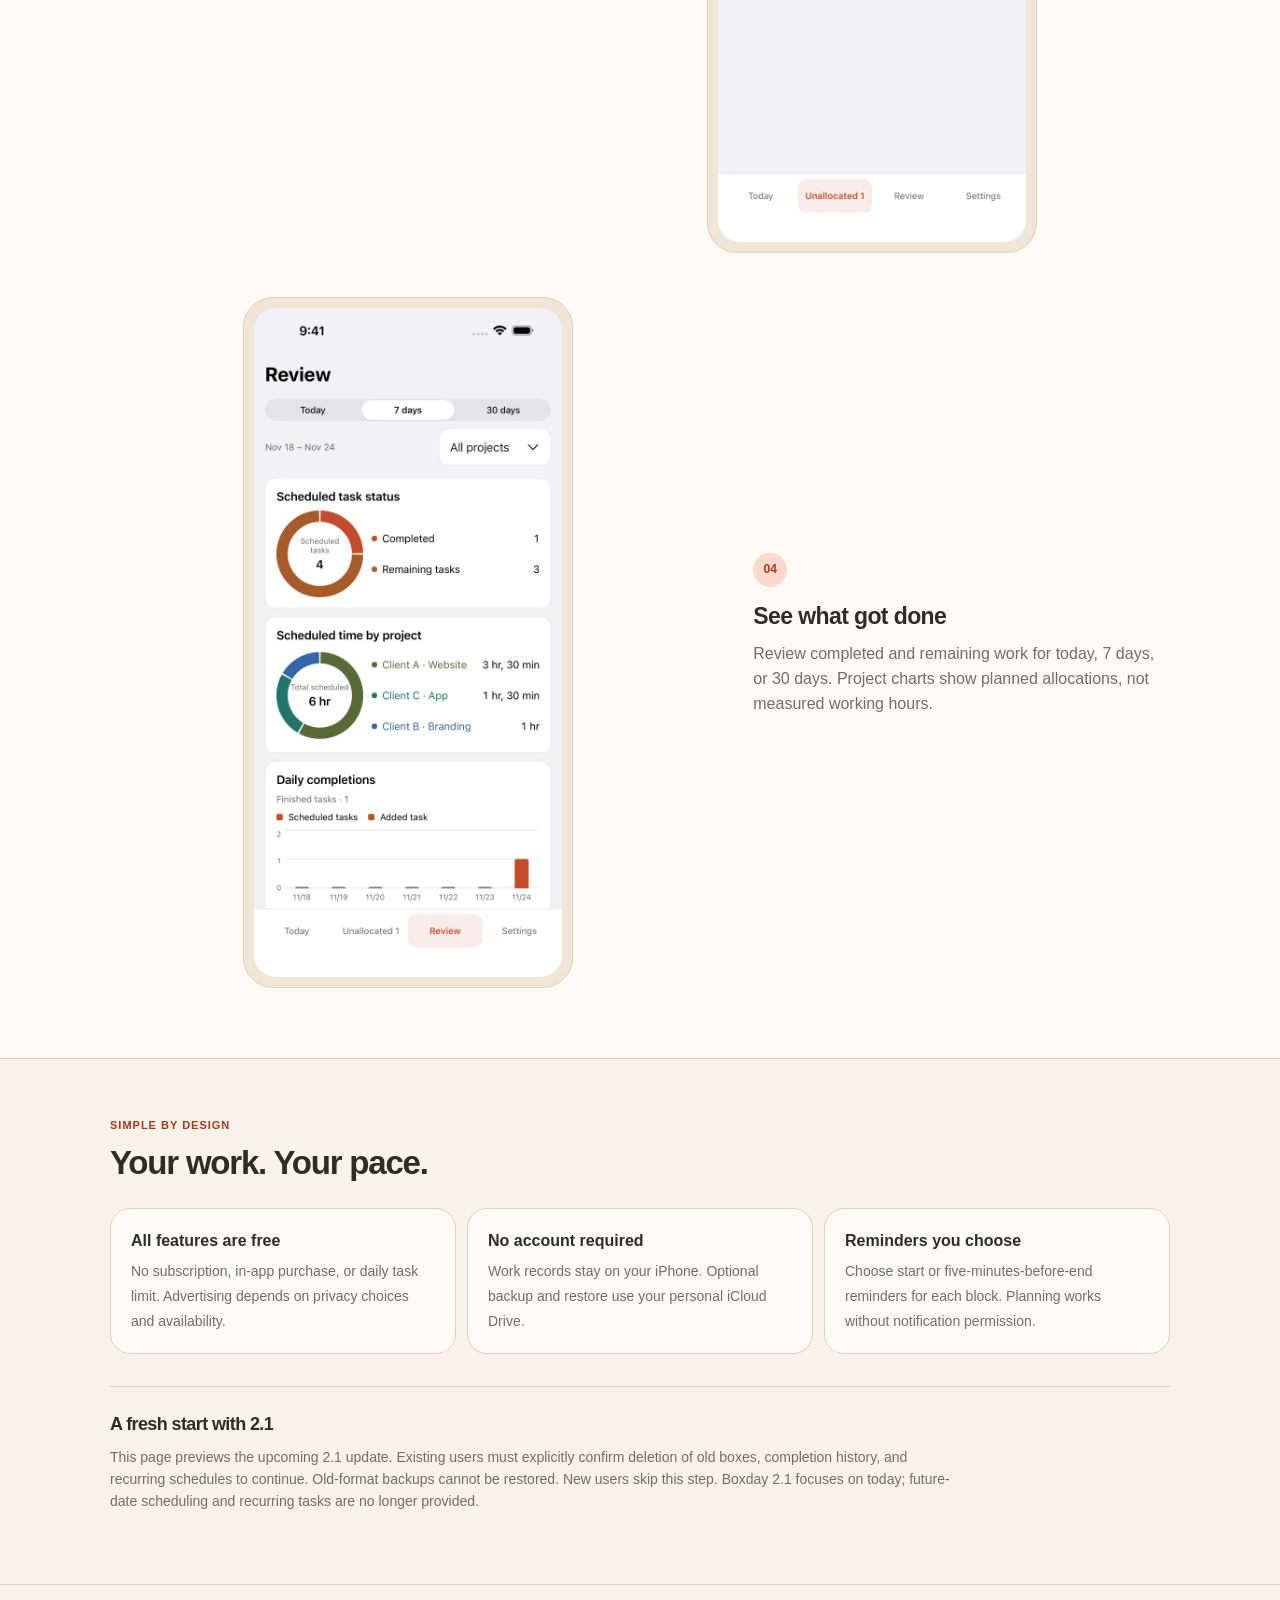
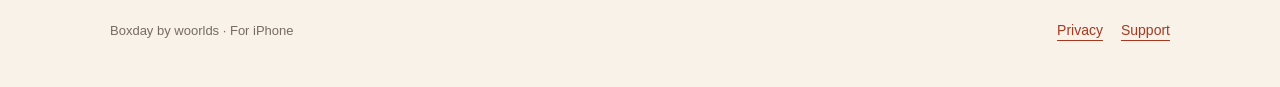
<file: boxday/index.html>
<!doctype html>
<html lang="en">
<head>
  <meta charset="utf-8">
  <meta name="viewport" content="width=device-width, initial-scale=1">
  <meta name="theme-color" content="#F9F2E8" media="(prefers-color-scheme: light)">
  <meta name="theme-color" content="#171310" media="(prefers-color-scheme: dark)">
  <title>Boxday: Freelance Day Planner</title>
  <meta name="description" content="Plan today’s client work with time blocks. Keep an undated backlog, preview changes, and review completed and remaining tasks. All Boxday features are free.">
  <link rel="canonical" href="https://woorlds.github.io/boxday/">
  <link rel="alternate" hreflang="en" href="https://woorlds.github.io/boxday/">
  <link rel="alternate" hreflang="ko" href="https://woorlds.github.io/boxday/ko/">
  <link rel="alternate" hreflang="ja" href="https://woorlds.github.io/boxday/ja/">
  <link rel="alternate" hreflang="x-default" href="https://woorlds.github.io/boxday/">
  <link rel="icon" href="./assets/icon.png">
  <link rel="stylesheet" href="./style.css?v=2.1">
</head>
<body>
  <a class="skip-link" href="#main">Skip to content</a>
  <header class="site-header wrap">
    <a class="brand" href="./" aria-label="Boxday home"><img class="app-icon" src="./assets/icon.png" width="128" height="128" alt="Boxday"><span>Boxday</span></a>
    <nav class="site-nav" aria-label="Language and support"><div class="language-nav" aria-label="Language"><a href="./" lang="en" hreflang="en" aria-current="page">EN</a><a href="./ko/" lang="ko" hreflang="ko">한국어</a><a href="./ja/" lang="ja" hreflang="ja">日本語</a></div><a href="https://woorlds.github.io/app-legal/boxday/support/">Support</a></nav>
  </header>
  <main id="main">
    <section class="hero wrap" aria-labelledby="hero-title"><div class="hero-copy"><p class="eyebrow">Boxday 2.1 · Preview</p><h1 id="hero-title">Your freelance day. <span>Plan today.</span></h1><p class="lead">Several clients. Several projects. Give today’s work a place on your timeline, and keep the rest for later.</p><div class="actions"><a class="button" href="#features">Explore features ↓</a><a class="support-link" href="https://woorlds.github.io/app-legal/boxday/support/">Support ↗</a></div></div><div class="hero-shot"><img class="screen" src="./assets/en/today.webp?v=2.1" width="1320" height="2868" alt="Boxday 2.1 Today timeline showing freelance work organized by client project" fetchpriority="high"></div></section>
    <section id="features" class="features" aria-labelledby="features-title"><div class="wrap"><p class="section-kicker">Made for independent freelancers</p><h2 id="features-title">Many clients. One day.</h2><p class="section-intro">Choose what fits today. Keep unfinished work within reach. Look back at what you completed.</p><div class="flow">
<article><div class="flow-copy"><span class="number">01</span><h3>Give each task time today</h3><p>Write a task, pick a project, and allocate today’s time in 30-minute steps. Project colors keep your client work distinct.</p></div><div class="shot-wrap"><img src="./assets/en/editor.webp?v=2.1" width="1320" height="2868" loading="lazy" alt="Task editor with project, today’s start time, duration, and reminder choices"></div></article>
<article><div class="flow-copy"><span class="number">02</span><h3>See changes before applying</h3><p>When work moves, check how a time change affects the rest of your plan. Apply only the changes you confirm.</p></div><div class="shot-wrap"><img src="./assets/en/impact.webp?v=2.1" width="1320" height="2868" loading="lazy" alt="Impact preview showing a time change before it is applied"></div></article>
<article><div class="flow-copy"><span class="number">03</span><h3>Keep the rest without a date</h3><p>Save unassigned work in Backlog with a note of where you left off. Bring the same task into today when you are ready.</p></div><div class="shot-wrap"><img src="./assets/en/backlog.webp?v=2.1" width="1320" height="2868" loading="lazy" alt="Undated Backlog with client projects and continuation notes"></div></article>
<article><div class="flow-copy"><span class="number">04</span><h3>See what got done</h3><p>Review completed and remaining work for today, 7 days, or 30 days. Project charts show planned allocations, not measured working hours.</p></div><div class="shot-wrap"><img src="./assets/en/review.webp?v=2.1" width="1320" height="2868" loading="lazy" alt="Review screen showing completed and remaining tasks and planned time by project"></div></article>
    </div></div></section>
    <section class="trust" aria-labelledby="trust-title"><div class="wrap"><p class="section-kicker">Simple by design</p><h2 id="trust-title">Your work. Your pace.</h2><div class="trust-grid"><div class="trust-card"><strong>All features are free</strong><span>No subscription, in-app purchase, or daily task limit. Advertising depends on privacy choices and availability.</span></div><div class="trust-card"><strong>No account required</strong><span>Work records stay on your iPhone. Optional backup and restore use your personal iCloud Drive.</span></div><div class="trust-card"><strong>Reminders you choose</strong><span>Choose start or five-minutes-before-end reminders for each block. Planning works without notification permission.</span></div></div><aside class="update-note"><h3>A fresh start with 2.1</h3><p>This page previews the upcoming 2.1 update. Existing users must explicitly confirm deletion of old boxes, completion history, and recurring schedules to continue. Old-format backups cannot be restored. New users skip this step. Boxday 2.1 focuses on today; future-date scheduling and recurring tasks are no longer provided.</p></aside></div></section>
  </main>
  <footer class="site-footer"><div class="footer-content wrap"><p>Boxday by woorlds · For iPhone</p><nav class="footer-links" aria-label="Important links"><a href="https://woorlds.github.io/app-legal/boxday/privacy/">Privacy</a><a href="https://woorlds.github.io/app-legal/boxday/support/">Support</a></nav></div></footer>
</body>
</html>
</file>
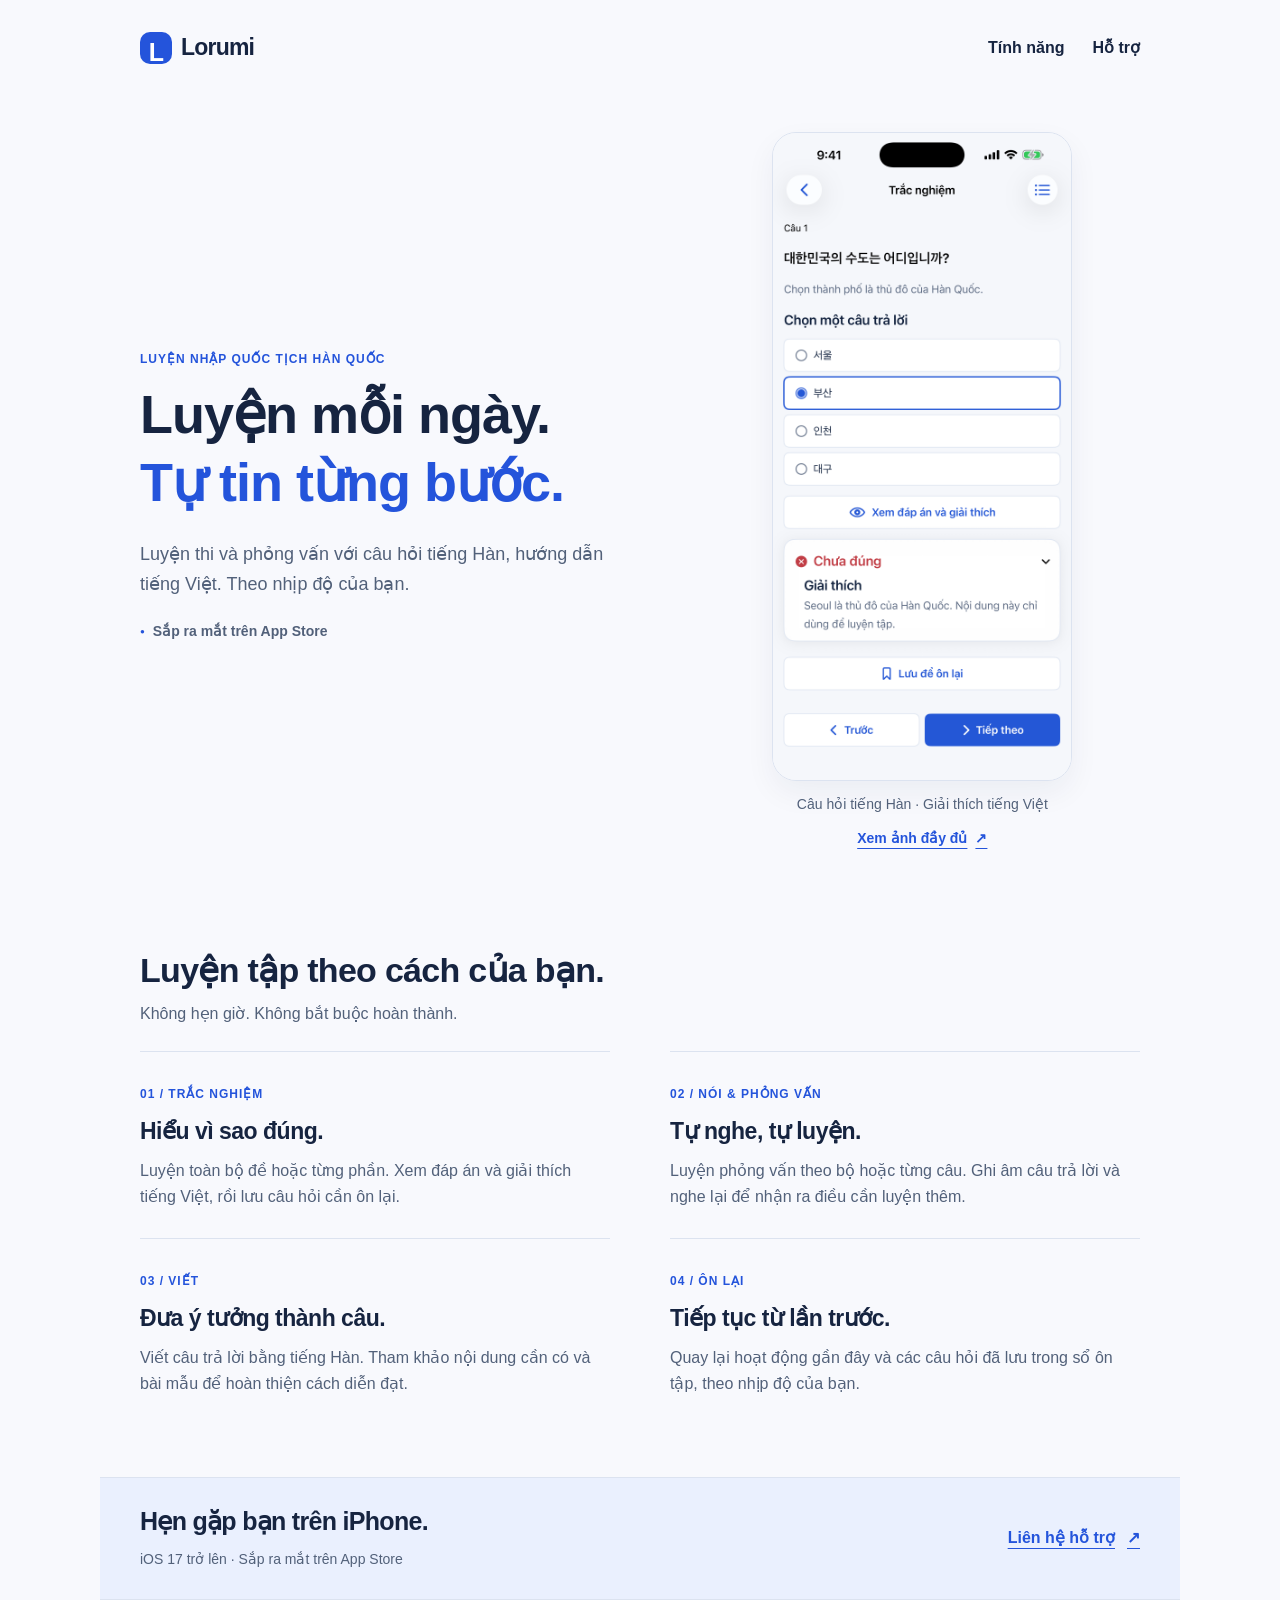
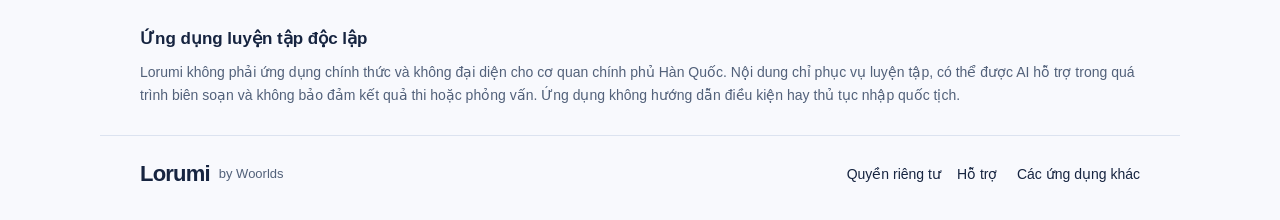
<file: lorumi/index.html>
<!doctype html>
<html lang="vi">
<head>
  <meta charset="utf-8">
  <meta name="viewport" content="width=device-width, initial-scale=1">
  <meta name="theme-color" content="#2454db">
  <title>Lorumi — Luyện tập cho kỳ thi và phỏng vấn nhập quốc tịch Hàn Quốc</title>
  <meta name="description" content="Luyện trắc nghiệm, viết, nói và phỏng vấn nhập quốc tịch Hàn Quốc với Lorumi. Câu hỏi tiếng Hàn, hướng dẫn tiếng Việt, luyện tập theo nhịp độ của bạn.">
  <link rel="canonical" href="https://woorlds.github.io/lorumi/">
  <link rel="stylesheet" href="./style.css?v=20260907-mobile">
</head>
<body>
  <a class="skip" href="#main">Đến nội dung chính</a>
  <header class="header wrap">
    <a class="brand" href="./" aria-label="Lorumi — Trang chủ"><span class="brand-mark" aria-hidden="true">L</span>Lorumi</a>
    <nav aria-label="Điều hướng chính"><a href="#features">Tính năng</a><a href="https://woorlds.github.io/app-legal/lorumi/support/">Hỗ trợ</a></nav>
  </header>
  <main id="main">
    <section class="hero wrap" aria-labelledby="hero-title">
      <div class="hero-copy">
        <p class="eyebrow">LUYỆN NHẬP QUỐC TỊCH HÀN QUỐC</p>
        <h1 id="hero-title">Luyện mỗi ngày.<br><span>Tự tin từng bước.</span></h1>
        <p class="intro">Luyện thi và phỏng vấn với câu hỏi tiếng Hàn, hướng dẫn tiếng Việt. Theo nhịp độ của bạn.</p>
        <p class="availability"><span aria-hidden="true">●</span> Sắp ra mắt trên App Store</p>
      </div>
      <figure class="product-preview">
        <a href="./assets/objective.png" aria-label="Xem ảnh đầy đủ: câu hỏi trắc nghiệm và giải thích"><img src="./assets/objective.png" width="1320" height="2868" alt="Câu hỏi về thủ đô Hàn Quốc, đáp án đã chọn và phần giải thích bằng tiếng Việt." fetchpriority="high"></a>
        <figcaption>Câu hỏi tiếng Hàn · Giải thích tiếng Việt<br><a href="./assets/objective.png">Xem ảnh đầy đủ <span aria-hidden="true">↗</span></a></figcaption>
      </figure>
    </section>
    <section id="features" class="features wrap" aria-labelledby="features-title">
      <div class="section-heading"><h2 id="features-title">Luyện tập theo cách của bạn.</h2><p>Không hẹn giờ. Không bắt buộc hoàn thành.</p></div>
      <div class="feature-grid">
        <article><span class="step">01 / TRẮC NGHIỆM</span><h3>Hiểu vì sao đúng.</h3><p>Luyện toàn bộ đề hoặc từng phần. Xem đáp án và giải thích tiếng Việt, rồi lưu câu hỏi cần ôn lại.</p></article>
        <article><span class="step">02 / NÓI &amp; PHỎNG VẤN</span><h3>Tự nghe, tự luyện.</h3><p>Luyện phỏng vấn theo bộ hoặc từng câu. Ghi âm câu trả lời và nghe lại để nhận ra điều cần luyện thêm.</p></article>
        <article><span class="step">03 / VIẾT</span><h3>Đưa ý tưởng thành câu.</h3><p>Viết câu trả lời bằng tiếng Hàn. Tham khảo nội dung cần có và bài mẫu để hoàn thiện cách diễn đạt.</p></article>
        <article><span class="step">04 / ÔN LẠI</span><h3>Tiếp tục từ lần trước.</h3><p>Quay lại hoạt động gần đây và các câu hỏi đã lưu trong sổ ôn tập, theo nhịp độ của bạn.</p></article>
      </div>
    </section>
    <section class="closing wrap" aria-labelledby="closing-title"><div><h2 id="closing-title">Hẹn gặp bạn trên iPhone.</h2><p>iOS 17 trở lên · Sắp ra mắt trên App Store</p></div><a href="https://woorlds.github.io/app-legal/lorumi/support/">Liên hệ hỗ trợ <span aria-hidden="true">↗</span></a></section>
    <aside class="disclosure wrap" aria-label="Thông tin quan trọng"><h2>Ứng dụng luyện tập độc lập</h2><p>Lorumi không phải ứng dụng chính thức và không đại diện cho cơ quan chính phủ Hàn Quốc. Nội dung chỉ phục vụ luyện tập, có thể được AI hỗ trợ trong quá trình biên soạn và không bảo đảm kết quả thi hoặc phỏng vấn. Ứng dụng không hướng dẫn điều kiện hay thủ tục nhập quốc tịch.</p></aside>
  </main>
  <footer class="footer wrap"><a class="brand footer-brand" href="./">Lorumi <span>by Woorlds</span></a><nav aria-label="Liên kết cuối trang"><a href="https://woorlds.github.io/app-legal/lorumi/privacy/">Quyền riêng tư</a><a href="https://woorlds.github.io/app-legal/lorumi/support/">Hỗ trợ</a><a href="/">Các ứng dụng khác</a></nav></footer>
</body>
</html>
</file>
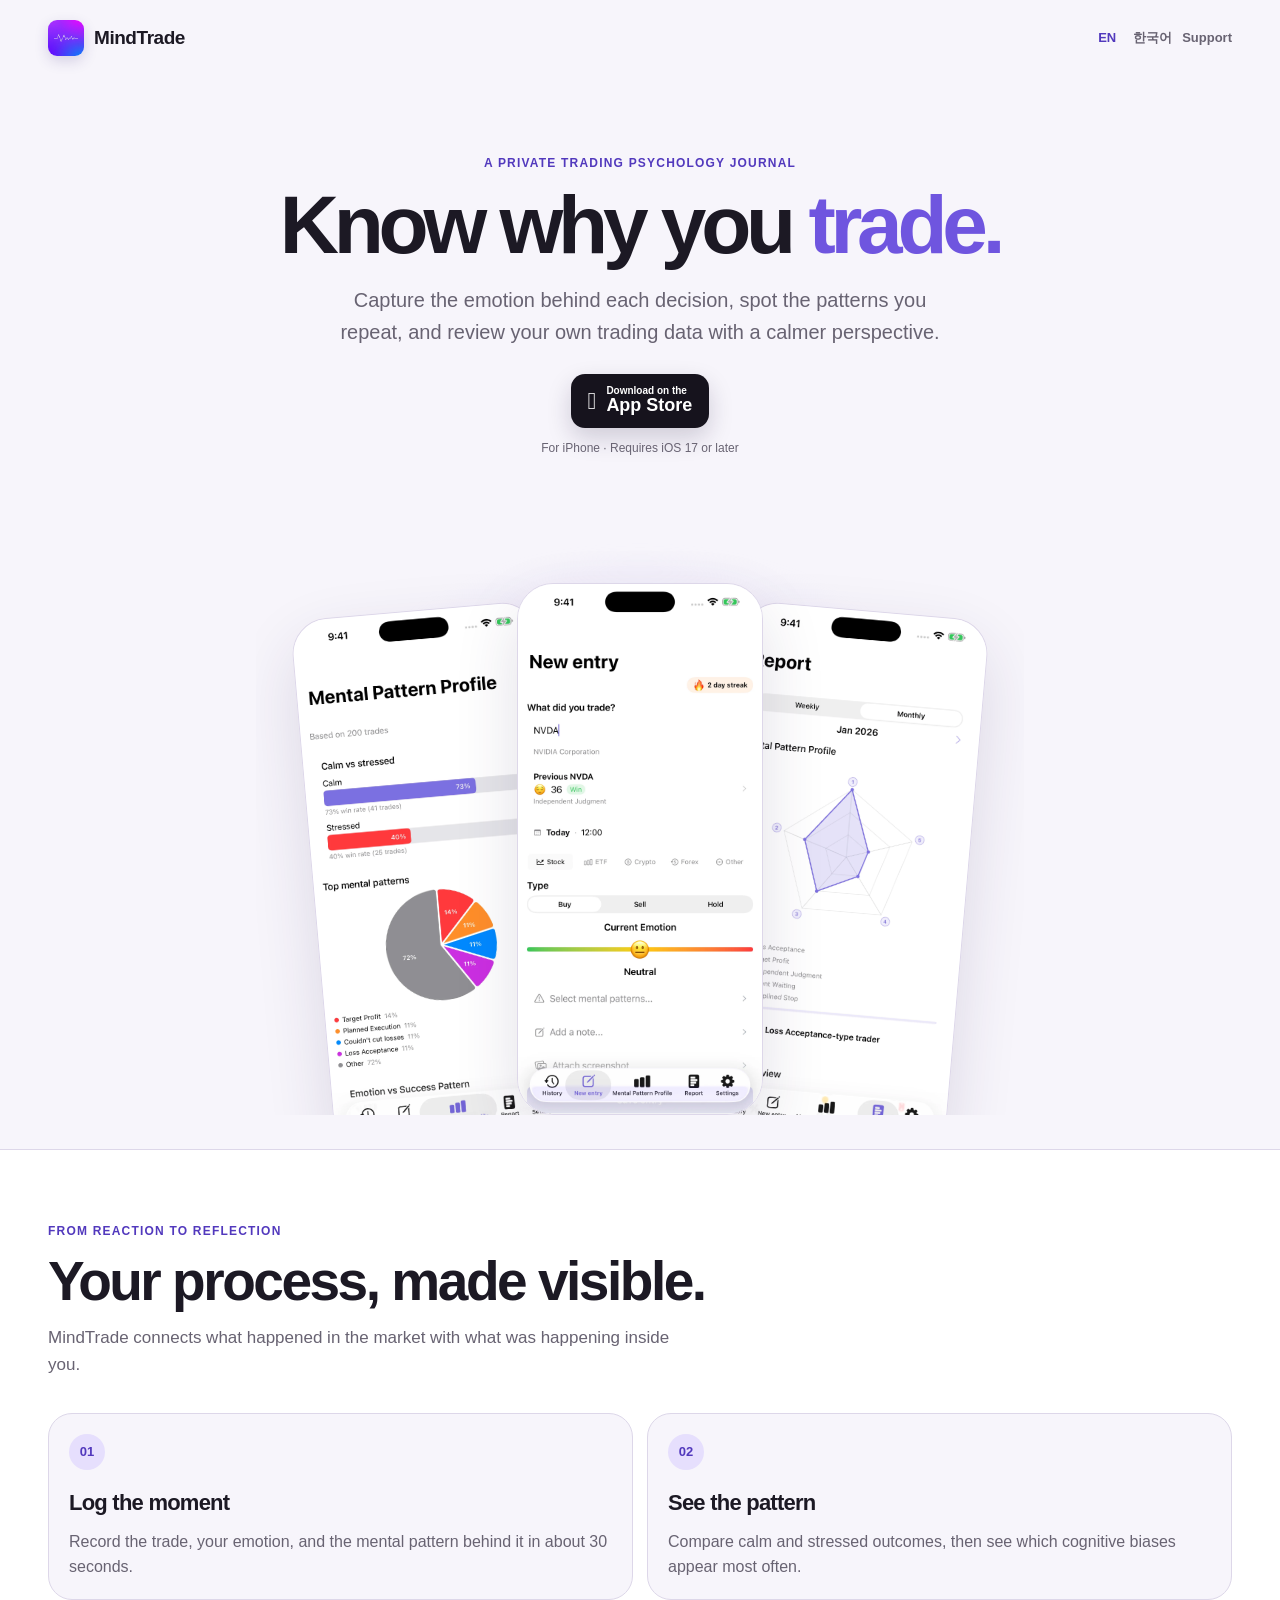
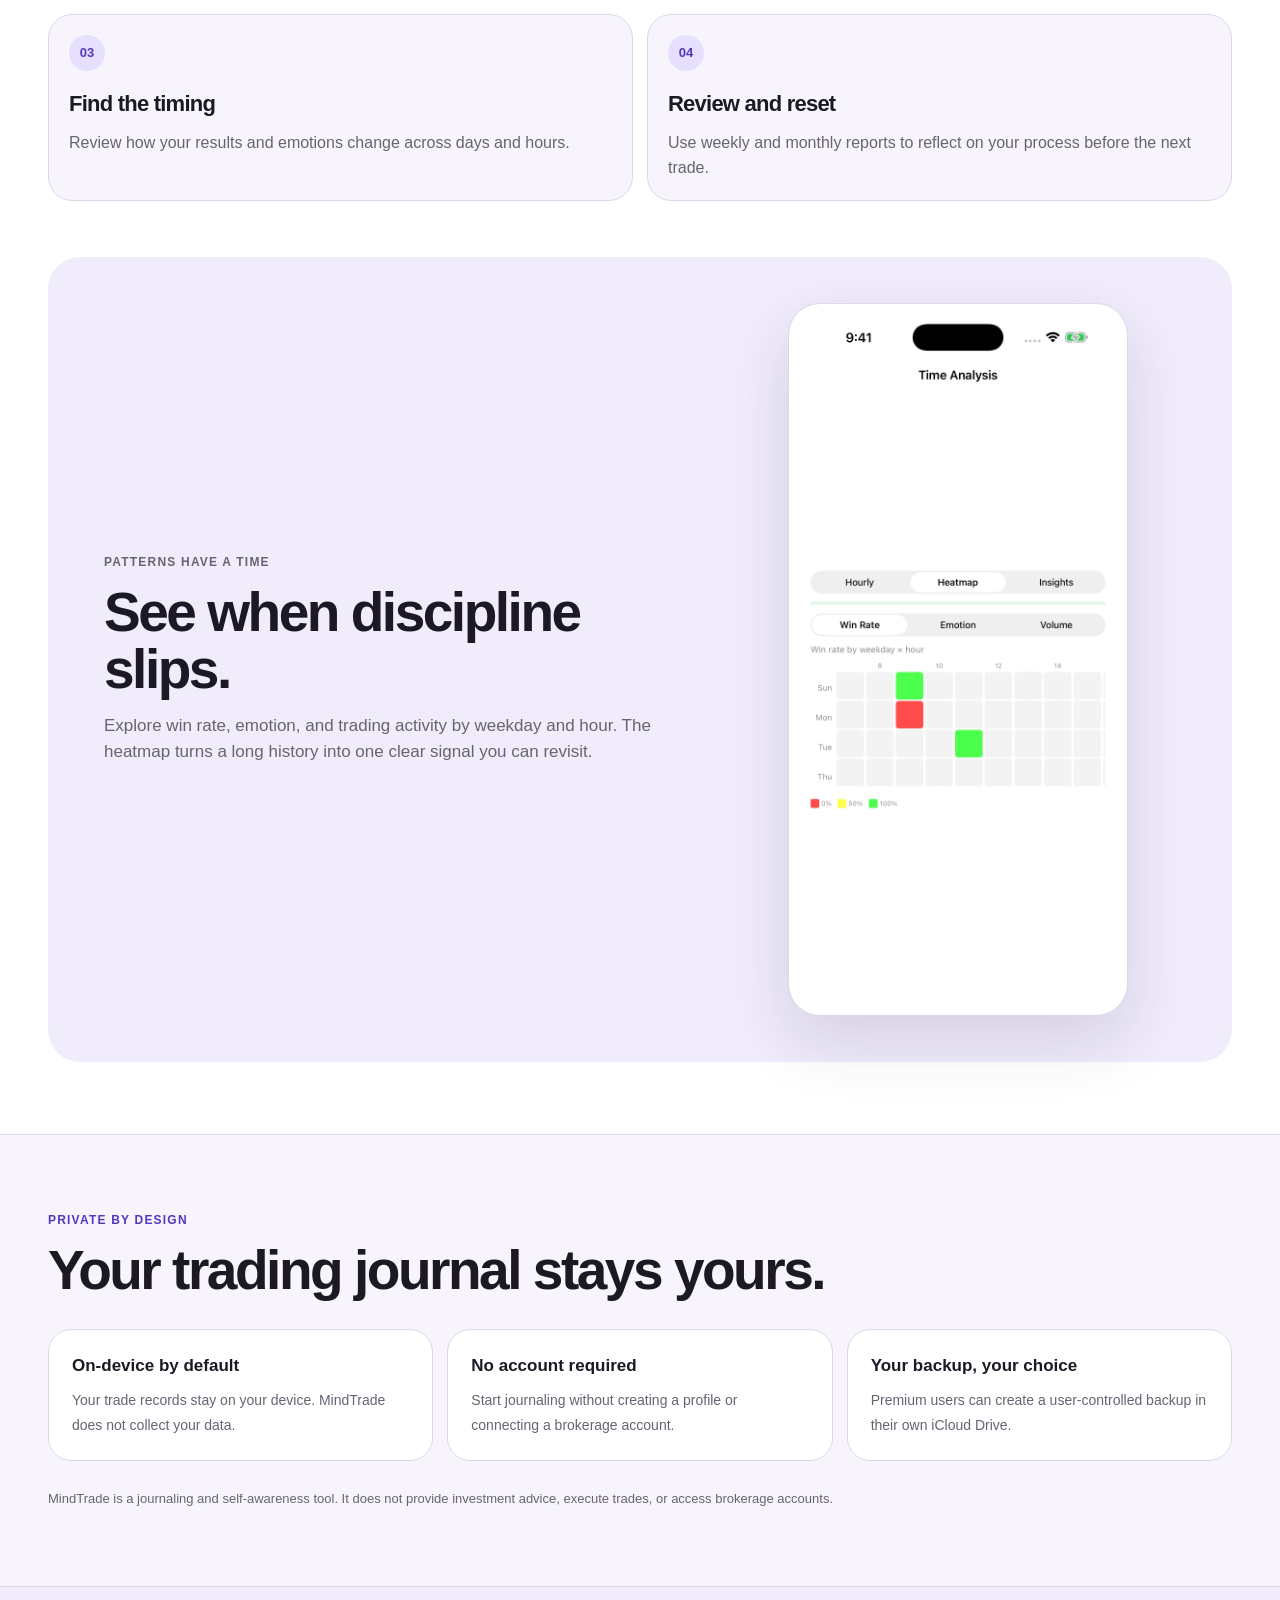
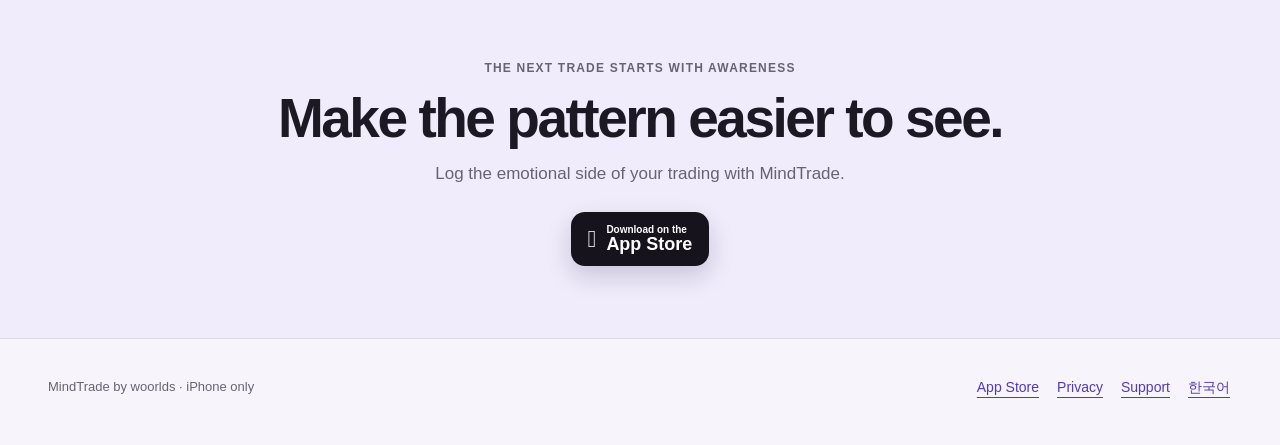
<file: mindtrade/index.html>
<!doctype html>
<html lang="en">
<head>
  <meta charset="utf-8">
  <meta name="viewport" content="width=device-width, initial-scale=1">
  <meta name="theme-color" content="#F7F5FB">
  <title>MindTrade — Track Your Trading Psychology</title>
  <meta name="description" content="Log trades in 30 seconds, understand the emotions behind your decisions, and discover the patterns shaping your results with MindTrade.">
  <link rel="canonical" href="https://woorlds.github.io/mindtrade/">
  <link rel="alternate" hreflang="en" href="https://woorlds.github.io/mindtrade/">
  <link rel="alternate" hreflang="ko" href="https://woorlds.github.io/mindtrade/ko/">
  <link rel="alternate" hreflang="x-default" href="https://woorlds.github.io/mindtrade/">
  <link rel="icon" href="./assets/icon.png">
  <link rel="stylesheet" href="./style.css">
</head>
<body>
  <a class="skip-link" href="#main">Skip to content</a>
  <header class="site-header wrap">
    <a class="brand" href="./" aria-label="MindTrade home">
      <img class="app-icon" src="./assets/icon.png" width="128" height="128" alt="MindTrade app icon">
      <span>MindTrade</span>
    </a>
    <nav class="site-nav" aria-label="Language and support">
      <div class="language-nav" aria-label="Language">
        <a href="./" lang="en" hreflang="en" aria-current="page">EN</a>
        <a href="./ko/" lang="ko" hreflang="ko">한국어</a>
      </div>
      <a href="mailto:woorlds@gmail.com">Support</a>
    </nav>
  </header>

  <main id="main">
    <section class="hero wrap" aria-labelledby="hero-title">
      <div class="hero-copy">
        <p class="eyebrow">A private trading psychology journal</p>
        <h1 id="hero-title">Know why you <span>trade.</span></h1>
        <p class="lead">Capture the emotion behind each decision, spot the patterns you repeat, and review your own trading data with a calmer perspective.</p>
        <a class="app-store-button" href="https://apps.apple.com/app/mindtrade/id6767873530" aria-label="Download MindTrade on the App Store">
          <span class="apple-mark" aria-hidden="true"></span>
          <span><small>Download on the</small>App Store</span>
        </a>
        <p class="compatibility">For iPhone · Requires iOS 17 or later</p>
      </div>

      <div class="hero-gallery" aria-label="MindTrade app screens">
        <img class="hero-screen hero-screen-center" src="./assets/en/quick-log.webp" width="1320" height="2868" alt="MindTrade new entry screen for recording a trade, current emotion, and mental patterns" fetchpriority="high">
        <img class="hero-screen hero-screen-left" src="./assets/en/insights.webp" width="1320" height="2868" alt="MindTrade Mental Pattern Profile comparing calm and stressed win rates and showing recurring patterns" fetchpriority="high">
        <img class="hero-screen hero-screen-right" src="./assets/en/report.webp" width="1320" height="2868" alt="MindTrade monthly report with a mental pattern profile and session review" fetchpriority="high">
      </div>
      <p class="gallery-hint">Swipe to explore the app screens <span aria-hidden="true">→</span></p>
    </section>

    <section id="features" class="features" aria-labelledby="features-title">
      <div class="wrap">
        <p class="section-kicker">From reaction to reflection</p>
        <h2 id="features-title">Your process, made visible.</h2>
        <p class="section-intro">MindTrade connects what happened in the market with what was happening inside you.</p>

        <div class="flow-grid">
          <article class="flow-card">
            <span class="number">01</span>
            <h3>Log the moment</h3>
            <p>Record the trade, your emotion, and the mental pattern behind it in about 30 seconds.</p>
          </article>
          <article class="flow-card">
            <span class="number">02</span>
            <h3>See the pattern</h3>
            <p>Compare calm and stressed outcomes, then see which cognitive biases appear most often.</p>
          </article>
          <article class="flow-card">
            <span class="number">03</span>
            <h3>Find the timing</h3>
            <p>Review how your results and emotions change across days and hours.</p>
          </article>
          <article class="flow-card">
            <span class="number">04</span>
            <h3>Review and reset</h3>
            <p>Use weekly and monthly reports to reflect on your process before the next trade.</p>
          </article>
        </div>

        <article class="feature-evidence">
          <div class="feature-copy">
            <p class="section-kicker">Patterns have a time</p>
            <h2>See when discipline slips.</h2>
            <p>Explore win rate, emotion, and trading activity by weekday and hour. The heatmap turns a long history into one clear signal you can revisit.</p>
          </div>
          <div class="screen-frame">
            <img class="feature-screen" src="./assets/en/heatmap.webp" width="1320" height="2868" loading="lazy" alt="MindTrade time analysis heatmap showing win rate by weekday and hour">
          </div>
        </article>
      </div>
    </section>

    <section class="trust" aria-labelledby="trust-title">
      <div class="wrap">
        <p class="section-kicker">Private by design</p>
        <h2 id="trust-title">Your trading journal stays yours.</h2>
        <div class="trust-grid">
          <div class="trust-card"><strong>On-device by default</strong><span>Your trade records stay on your device. MindTrade does not collect your data.</span></div>
          <div class="trust-card"><strong>No account required</strong><span>Start journaling without creating a profile or connecting a brokerage account.</span></div>
          <div class="trust-card"><strong>Your backup, your choice</strong><span>Premium users can create a user-controlled backup in their own iCloud Drive.</span></div>
        </div>
        <p class="disclaimer">MindTrade is a journaling and self-awareness tool. It does not provide investment advice, execute trades, or access brokerage accounts.</p>
      </div>
    </section>

    <section class="closing-cta">
      <div class="wrap cta-inner">
        <p class="section-kicker">The next trade starts with awareness</p>
        <h2>Make the pattern easier to see.</h2>
        <p>Log the emotional side of your trading with MindTrade.</p>
        <a class="app-store-button" href="https://apps.apple.com/app/mindtrade/id6767873530" aria-label="Download MindTrade on the App Store">
          <span class="apple-mark" aria-hidden="true"></span>
          <span><small>Download on the</small>App Store</span>
        </a>
      </div>
    </section>
  </main>

  <footer class="site-footer">
    <div class="footer-content wrap">
      <p>MindTrade by woorlds · iPhone only</p>
      <nav class="footer-links" aria-label="Important links">
        <a href="https://apps.apple.com/app/mindtrade/id6767873530">App Store</a>
        <a href="https://woorlds.github.io/mindtrade-privacy/">Privacy</a>
        <a href="mailto:woorlds@gmail.com">Support</a>
        <a href="./ko/" lang="ko" hreflang="ko">한국어</a>
      </nav>
    </div>
  </footer>
</body>
</html>
</file>
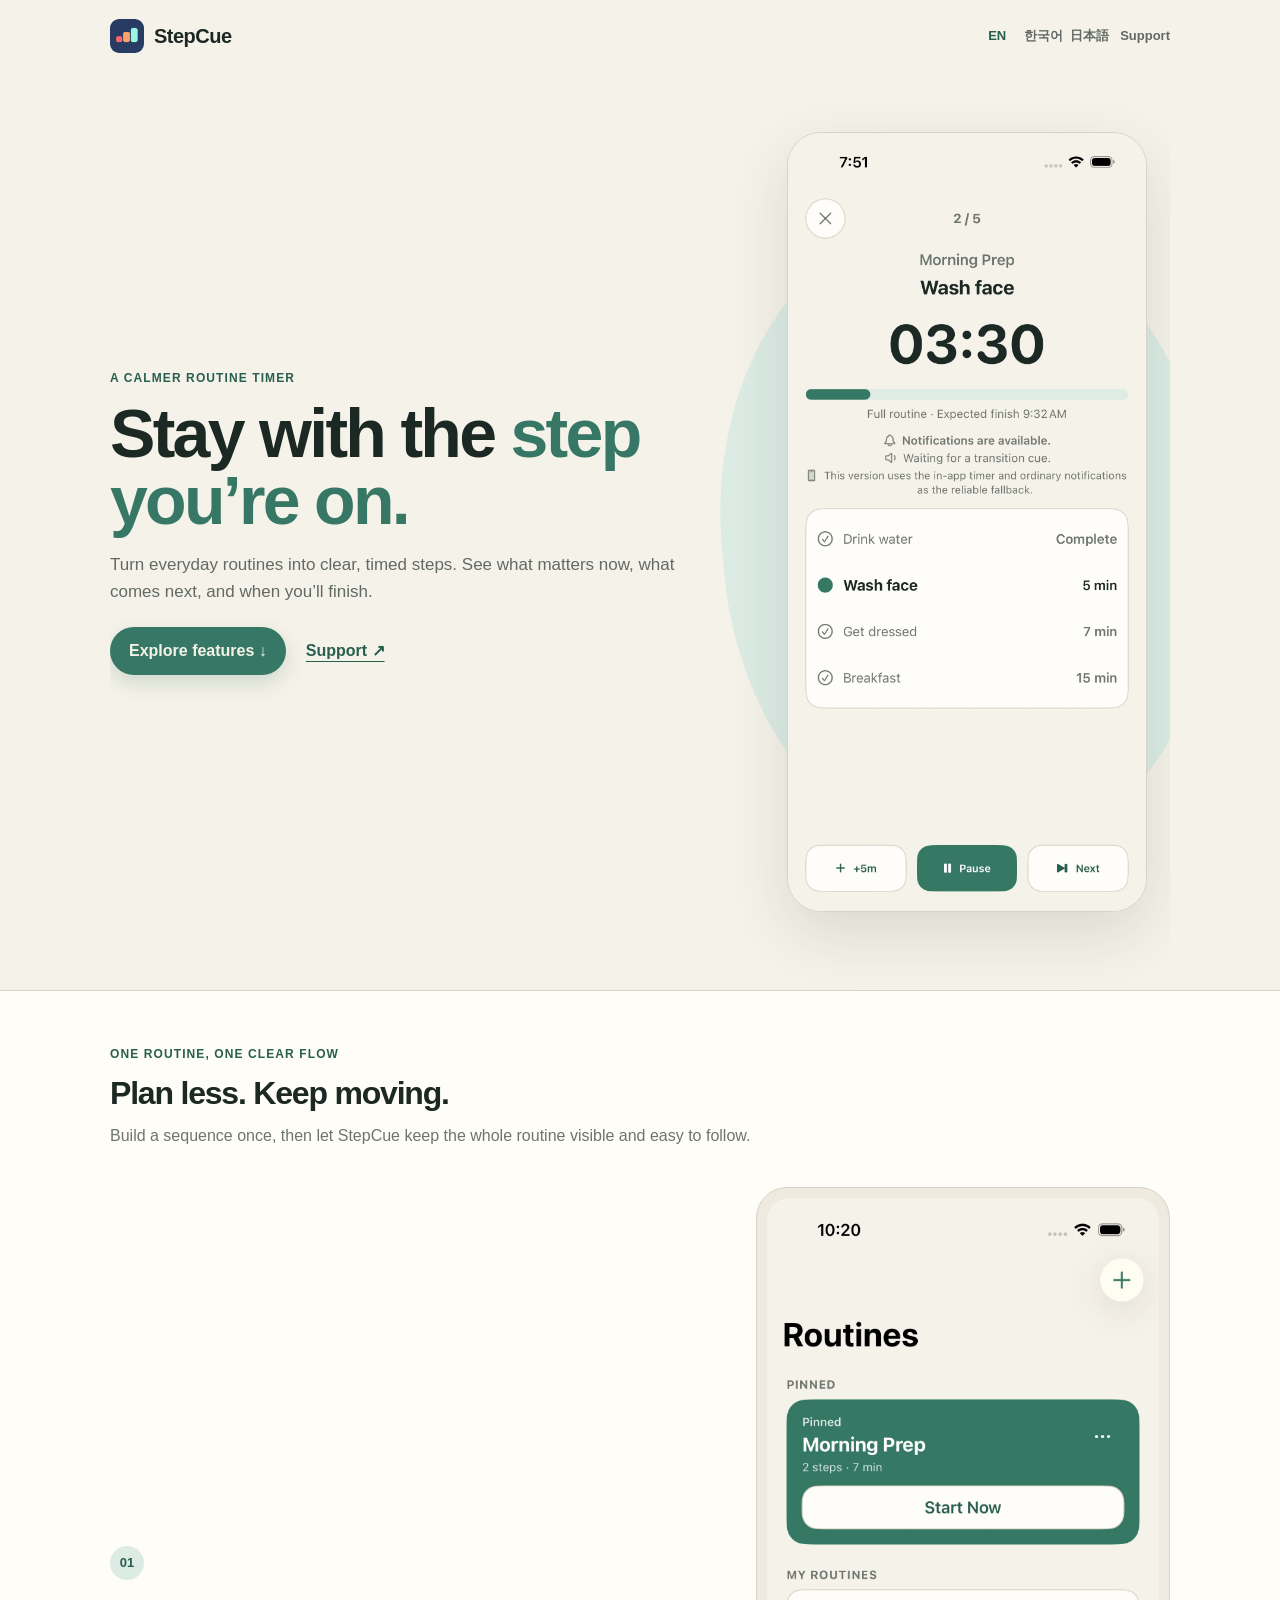
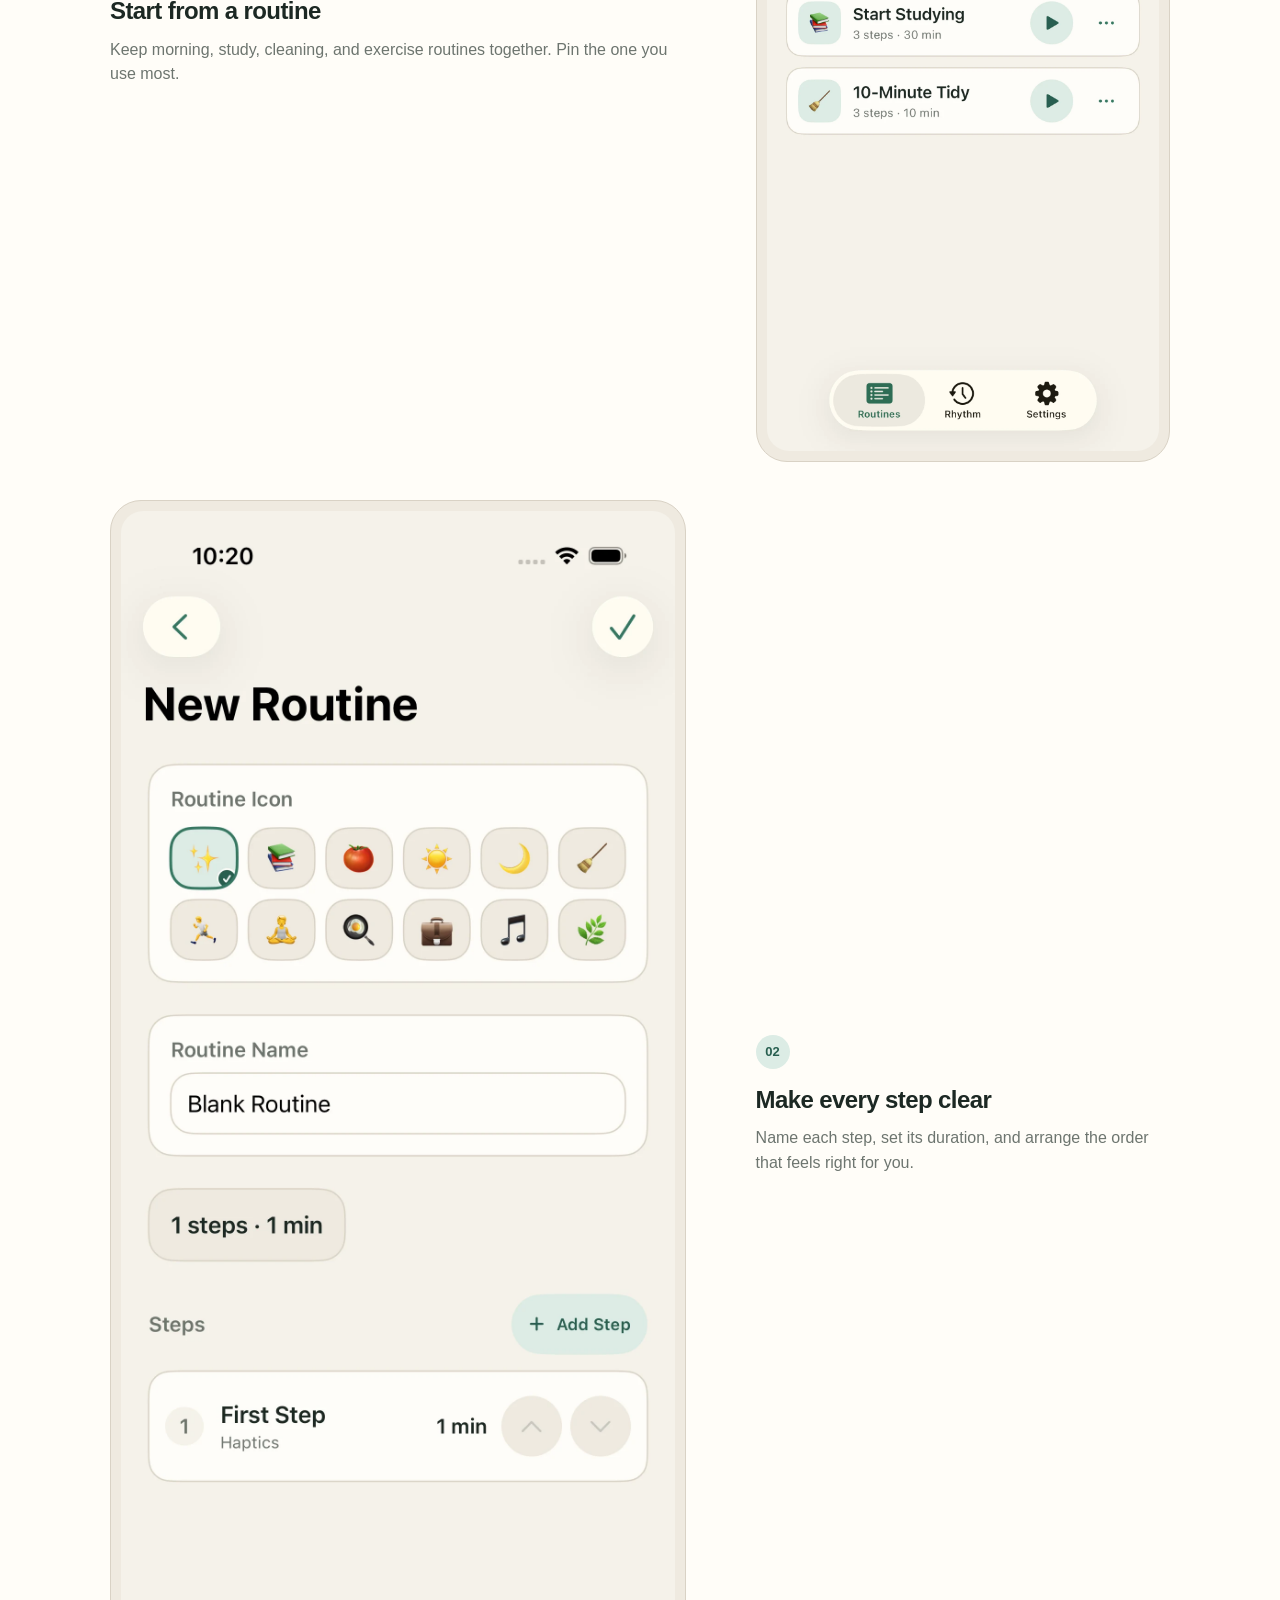
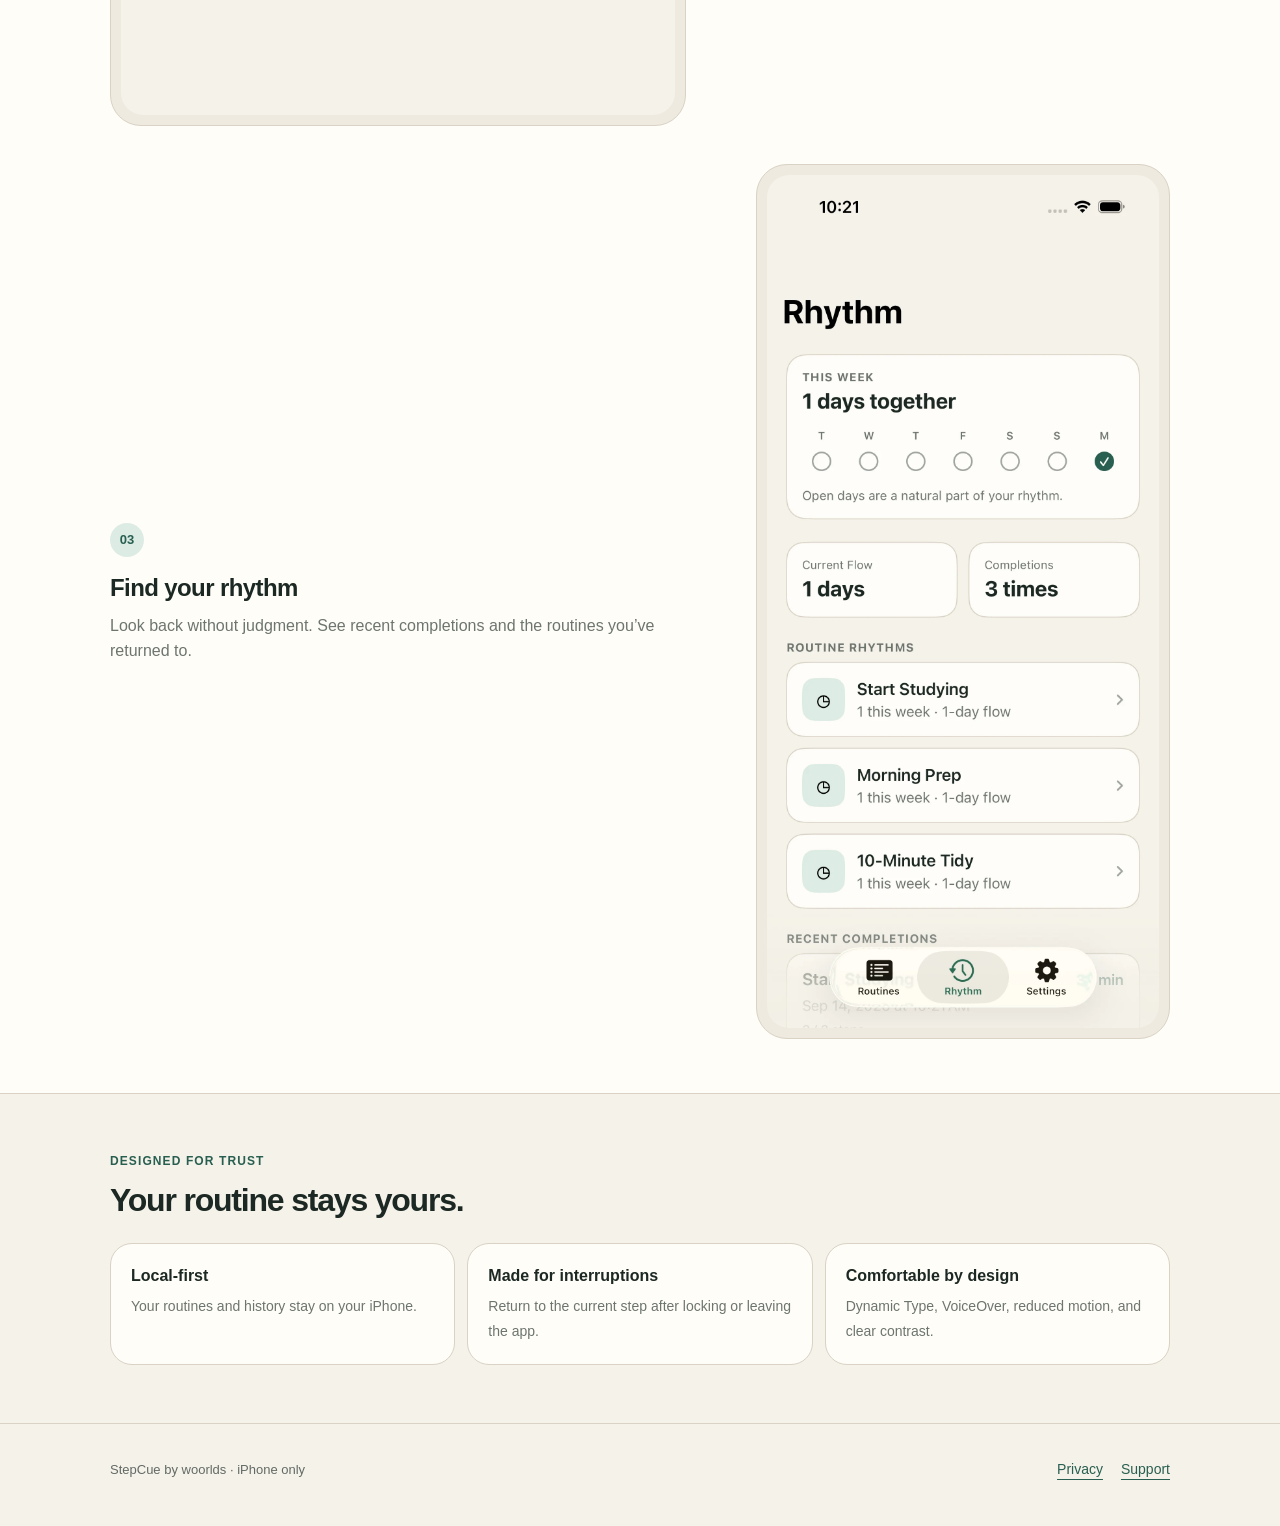
<file: stepcue/index.html>
<!doctype html>
<html lang="en">
<head>
  <meta charset="utf-8">
  <meta name="viewport" content="width=device-width, initial-scale=1">
  <meta name="theme-color" content="#F5F2E9" media="(prefers-color-scheme: light)">
  <meta name="theme-color" content="#111612" media="(prefers-color-scheme: dark)">
  <title>StepCue — A calmer routine timer for iPhone</title>
  <meta name="description" content="Turn everyday routines into clear, timed steps. StepCue keeps the current step, remaining time, nearby steps, and expected finish time visible on iPhone.">
  <link rel="canonical" href="https://woorlds.github.io/stepcue/">
  <link rel="alternate" hreflang="en" href="https://woorlds.github.io/stepcue/">
  <link rel="alternate" hreflang="ko" href="https://woorlds.github.io/stepcue/ko/">
  <link rel="alternate" hreflang="ja" href="https://woorlds.github.io/stepcue/ja/">
  <link rel="alternate" hreflang="x-default" href="https://woorlds.github.io/stepcue/">
  <link rel="icon" href="./assets/icon.png">
  <link rel="stylesheet" href="./style.css">
</head>
<body>
  <a class="skip-link" href="#main">Skip to content</a>
  <header class="site-header wrap">
    <a class="brand" href="./" aria-label="StepCue home">
      <img class="app-icon" src="./assets/icon.png" width="1024" height="1024" alt="StepCue app icon">
      <span>StepCue</span>
    </a>
    <nav class="site-nav" aria-label="Language and support">
      <div class="language-nav" aria-label="Language">
        <a href="./" lang="en" hreflang="en" aria-current="page">EN</a>
        <a href="./ko/" lang="ko" hreflang="ko">한국어</a>
        <a href="./ja/" lang="ja" hreflang="ja">日本語</a>
      </div>
      <a href="https://woorlds.github.io/app-legal/stepcue/support/">Support</a>
    </nav>
  </header>
  <main id="main">
    <section class="hero wrap" aria-labelledby="hero-title">
      <div class="hero-copy">
        <p class="eyebrow">A calmer routine timer</p>
        <h1 id="hero-title">Stay with the <span>step you’re on.</span></h1>
        <p class="lead">Turn everyday routines into clear, timed steps. See what matters now, what comes next, and when you’ll finish.</p>
        <div class="actions">
          <a class="button" href="#features">Explore features ↓</a>
          <a class="support-link" href="https://woorlds.github.io/app-legal/stepcue/support/">Support ↗</a>
        </div>
      </div>
      <div class="hero-shot">
        <img class="screen" src="./assets/en/timer.webp" width="1206" height="2622" alt="StepCue timer showing Morning Prep, the current Wash face step, 3 minutes 30 seconds remaining, nearby steps, and an expected finish time" fetchpriority="high">
      </div>
    </section>
    <section id="features" class="features" aria-labelledby="features-title">
      <div class="wrap">
        <p class="section-kicker">One routine, one clear flow</p>
        <h2 id="features-title">Plan less. Keep moving.</h2>
        <p class="section-intro">Build a sequence once, then let StepCue keep the whole routine visible and easy to follow.</p>
        <div class="flow">
          <article>
            <div class="flow-copy"><span class="number">01</span><h3>Start from a routine</h3><p>Keep morning, study, cleaning, and exercise routines together. Pin the one you use most.</p></div>
            <div class="shot-wrap"><img src="./assets/en/routines.webp" width="1206" height="2622" loading="lazy" alt="StepCue Routines screen with Morning Prep pinned above the routine list"></div>
          </article>
          <article>
            <div class="flow-copy"><span class="number">02</span><h3>Make every step clear</h3><p>Name each step, set its duration, and arrange the order that feels right for you.</p></div>
            <div class="shot-wrap"><img src="./assets/en/editor.webp" width="1206" height="2622" loading="lazy" alt="StepCue routine editor with a routine name, icons, timed steps, and an Add Step action"></div>
          </article>
          <article>
            <div class="flow-copy"><span class="number">03</span><h3>Find your rhythm</h3><p>Look back without judgment. See recent completions and the routines you’ve returned to.</p></div>
            <div class="shot-wrap"><img src="./assets/en/rhythm.webp" width="1206" height="2622" loading="lazy" alt="StepCue Rhythm screen with this week’s activity, current flow, completions, and routine rhythms"></div>
          </article>
        </div>
      </div>
    </section>
    <section class="trust" aria-labelledby="trust-title">
      <div class="wrap">
        <p class="section-kicker">Designed for trust</p>
        <h2 id="trust-title">Your routine stays yours.</h2>
        <div class="trust-grid">
          <div class="trust-card"><strong>Local-first</strong><span>Your routines and history stay on your iPhone.</span></div>
          <div class="trust-card"><strong>Made for interruptions</strong><span>Return to the current step after locking or leaving the app.</span></div>
          <div class="trust-card"><strong>Comfortable by design</strong><span>Dynamic Type, VoiceOver, reduced motion, and clear contrast.</span></div>
        </div>
      </div>
    </section>
  </main>
  <footer class="site-footer">
    <div class="footer-content wrap">
      <p>StepCue by woorlds · iPhone only</p>
      <nav class="footer-links" aria-label="Important links">
        <a href="https://woorlds.github.io/app-legal/stepcue/privacy/">Privacy</a>
        <a href="https://woorlds.github.io/app-legal/stepcue/support/">Support</a>
      </nav>
    </div>
  </footer>
</body>
</html>
</file>
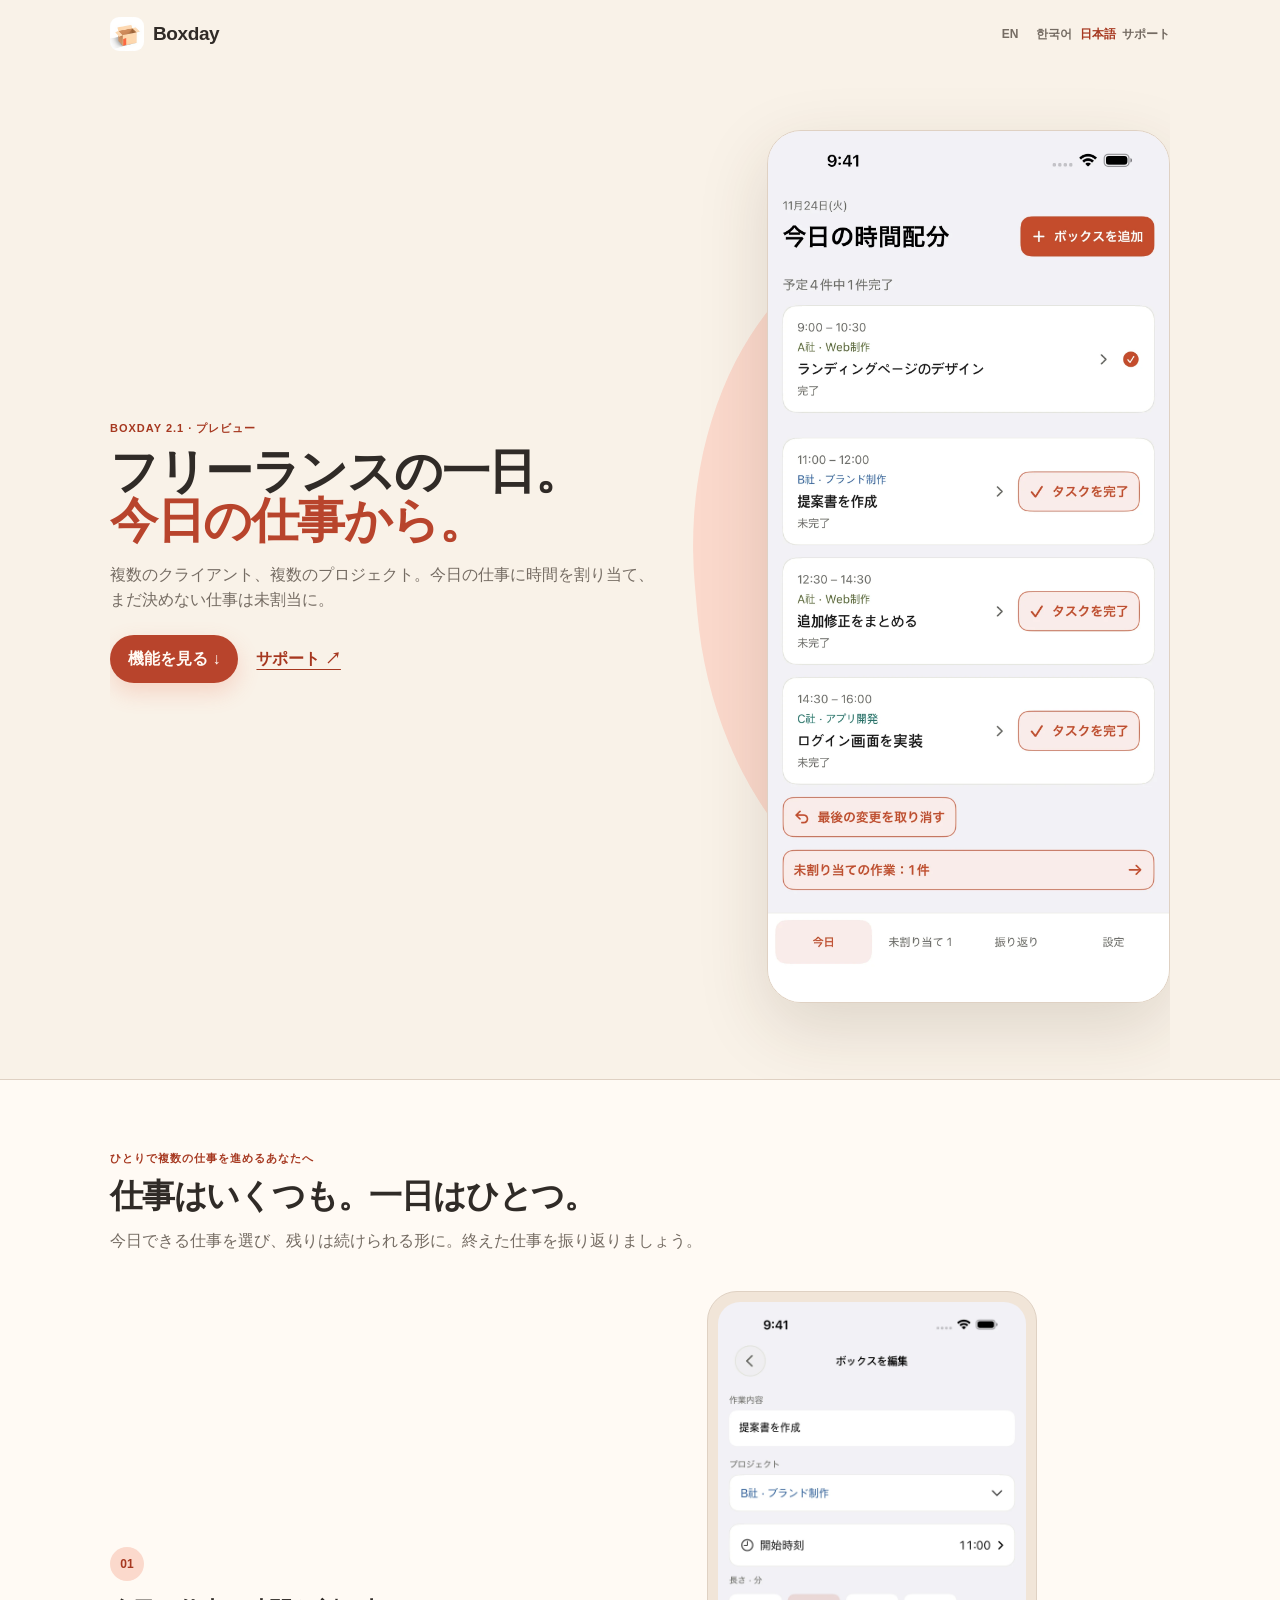
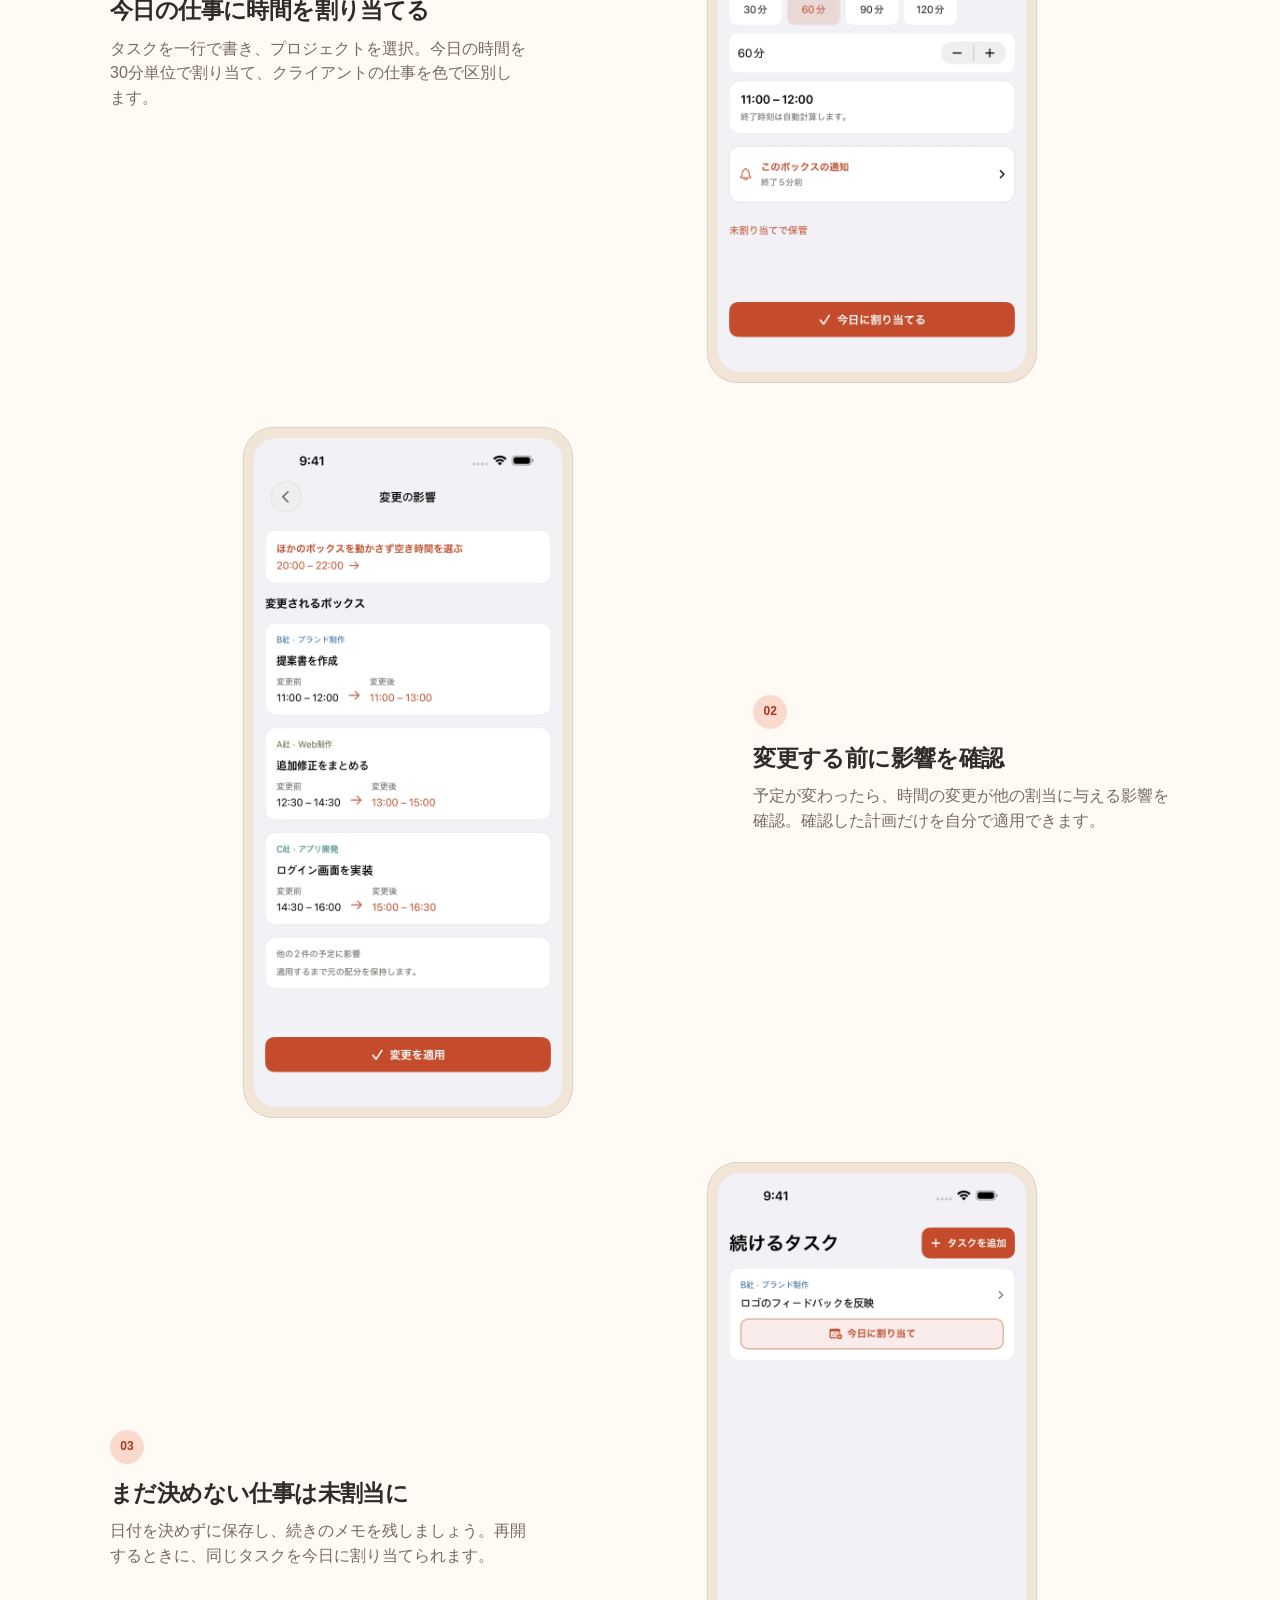
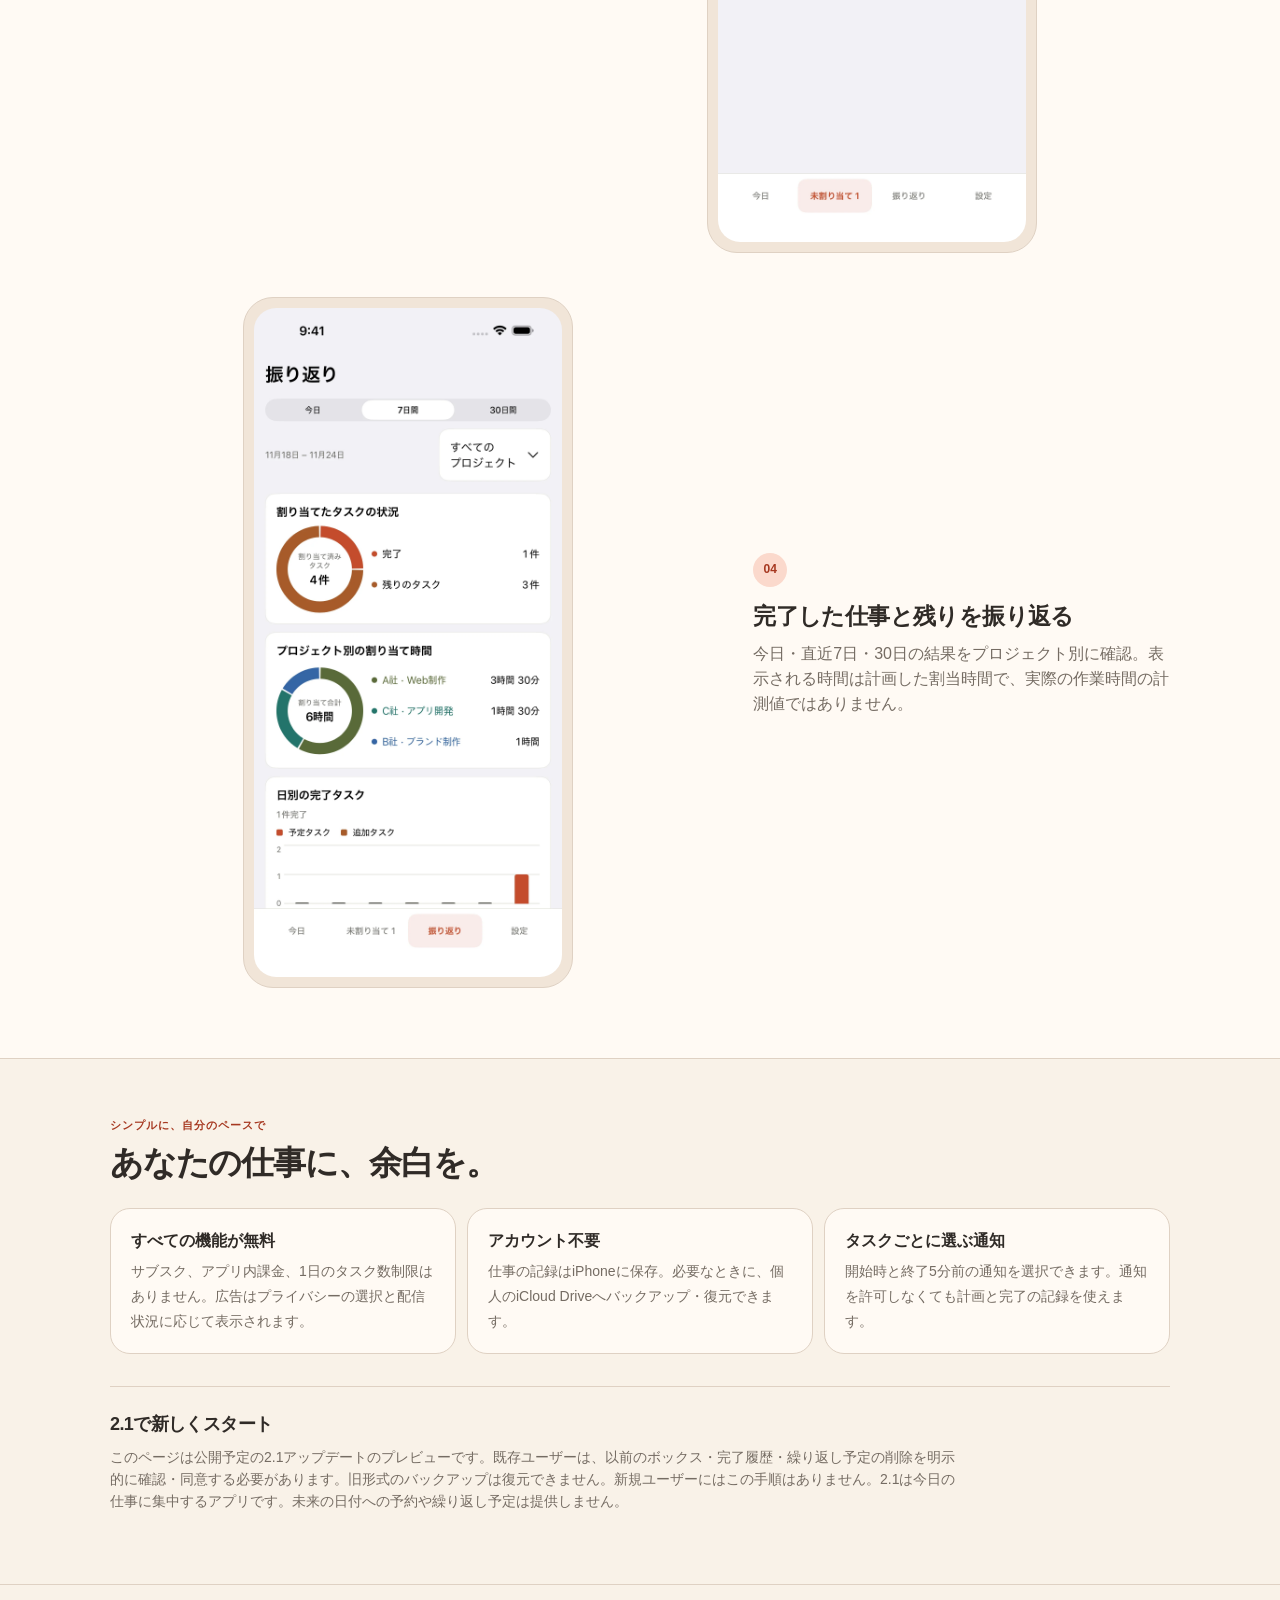
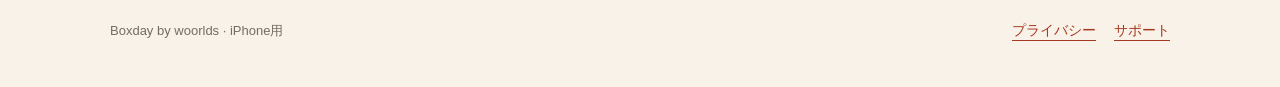
<file: boxday/ja/index.html>
<!doctype html>
<html lang="ja">
<head>
  <meta charset="utf-8">
  <meta name="viewport" content="width=device-width, initial-scale=1">
  <meta name="theme-color" content="#F9F2E8" media="(prefers-color-scheme: light)">
  <meta name="theme-color" content="#171310" media="(prefers-color-scheme: dark)">
  <title>Boxday: フリーランスのタスク管理</title>
  <meta name="description" content="複数のクライアントの仕事に、今日の時間を割り当てる。日付なしの未割当、変更の影響確認、完了・未完了の振り返りまで。すべての機能が無料です。">
  <link rel="canonical" href="https://woorlds.github.io/boxday/ja/">
  <link rel="alternate" hreflang="en" href="https://woorlds.github.io/boxday/">
  <link rel="alternate" hreflang="ko" href="https://woorlds.github.io/boxday/ko/">
  <link rel="alternate" hreflang="ja" href="https://woorlds.github.io/boxday/ja/">
  <link rel="alternate" hreflang="x-default" href="https://woorlds.github.io/boxday/">
  <link rel="icon" href="../assets/icon.png">
  <link rel="stylesheet" href="../style.css?v=2.1">
</head>
<body>
  <a class="skip-link" href="#main">本文へスキップ</a>
  <header class="site-header wrap">
    <a class="brand" href="./" aria-label="Boxday ホーム"><img class="app-icon" src="../assets/icon.png" width="128" height="128" alt="Boxday"><span>Boxday</span></a>
    <nav class="site-nav" aria-label="言語とサポート"><div class="language-nav" aria-label="言語"><a href="../" lang="en" hreflang="en">EN</a><a href="../ko/" lang="ko" hreflang="ko">한국어</a><a href="../ja/" lang="ja" hreflang="ja" aria-current="page">日本語</a></div><a href="https://woorlds.github.io/app-legal/boxday/support/">サポート</a></nav>
  </header>
  <main id="main">
    <section class="hero wrap" aria-labelledby="hero-title"><div class="hero-copy"><p class="eyebrow">Boxday 2.1 · プレビュー</p><h1 id="hero-title">フリーランスの一日。 <span>今日の仕事から。</span></h1><p class="lead">複数のクライアント、複数のプロジェクト。今日の仕事に時間を割り当て、まだ決めない仕事は未割当に。</p><div class="actions"><a class="button" href="#features">機能を見る ↓</a><a class="support-link" href="https://woorlds.github.io/app-legal/boxday/support/">サポート ↗</a></div></div><div class="hero-shot"><img class="screen" src="../assets/ja/today.webp?v=2.1" width="1320" height="2868" alt="クライアントのプロジェクト別に仕事を表示するBoxday 2.1の今日のタイムライン" fetchpriority="high"></div></section>
    <section id="features" class="features" aria-labelledby="features-title"><div class="wrap"><p class="section-kicker">ひとりで複数の仕事を進めるあなたへ</p><h2 id="features-title">仕事はいくつも。一日はひとつ。</h2><p class="section-intro">今日できる仕事を選び、残りは続けられる形に。終えた仕事を振り返りましょう。</p><div class="flow">
<article><div class="flow-copy"><span class="number">01</span><h3>今日の仕事に時間を割り当てる</h3><p>タスクを一行で書き、プロジェクトを選択。今日の時間を30分単位で割り当て、クライアントの仕事を色で区別します。</p></div><div class="shot-wrap"><img src="../assets/ja/editor.webp?v=2.1" width="1320" height="2868" loading="lazy" alt="プロジェクト、今日の開始時刻、長さ、通知を選ぶタスク編集画面"></div></article>
<article><div class="flow-copy"><span class="number">02</span><h3>変更する前に影響を確認</h3><p>予定が変わったら、時間の変更が他の割当に与える影響を確認。確認した計画だけを自分で適用できます。</p></div><div class="shot-wrap"><img src="../assets/ja/impact.webp?v=2.1" width="1320" height="2868" loading="lazy" alt="時間変更を適用する前に他の割当への影響を確認する画面"></div></article>
<article><div class="flow-copy"><span class="number">03</span><h3>まだ決めない仕事は未割当に</h3><p>日付を決めずに保存し、続きのメモを残しましょう。再開するときに、同じタスクを今日に割り当てられます。</p></div><div class="shot-wrap"><img src="../assets/ja/backlog.webp?v=2.1" width="1320" height="2868" loading="lazy" alt="クライアントのプロジェクトと続きのメモが並ぶ日付なしの未割当画面"></div></article>
<article><div class="flow-copy"><span class="number">04</span><h3>完了した仕事と残りを振り返る</h3><p>今日・直近7日・30日の結果をプロジェクト別に確認。表示される時間は計画した割当時間で、実際の作業時間の計測値ではありません。</p></div><div class="shot-wrap"><img src="../assets/ja/review.webp?v=2.1" width="1320" height="2868" loading="lazy" alt="完了・未完了の仕事とプロジェクト別の割当時間を示す振り返り画面"></div></article>
    </div></div></section>
    <section class="trust" aria-labelledby="trust-title"><div class="wrap"><p class="section-kicker">シンプルに、自分のペースで</p><h2 id="trust-title">あなたの仕事に、余白を。</h2><div class="trust-grid"><div class="trust-card"><strong>すべての機能が無料</strong><span>サブスク、アプリ内課金、1日のタスク数制限はありません。広告はプライバシーの選択と配信状況に応じて表示されます。</span></div><div class="trust-card"><strong>アカウント不要</strong><span>仕事の記録はiPhoneに保存。必要なときに、個人のiCloud Driveへバックアップ・復元できます。</span></div><div class="trust-card"><strong>タスクごとに選ぶ通知</strong><span>開始時と終了5分前の通知を選択できます。通知を許可しなくても計画と完了の記録を使えます。</span></div></div><aside class="update-note"><h3>2.1で新しくスタート</h3><p>このページは公開予定の2.1アップデートのプレビューです。既存ユーザーは、以前のボックス・完了履歴・繰り返し予定の削除を明示的に確認・同意する必要があります。旧形式のバックアップは復元できません。新規ユーザーにはこの手順はありません。2.1は今日の仕事に集中するアプリです。未来の日付への予約や繰り返し予定は提供しません。</p></aside></div></section>
  </main>
  <footer class="site-footer"><div class="footer-content wrap"><p>Boxday by woorlds · iPhone用</p><nav class="footer-links" aria-label="重要なリンク"><a href="https://woorlds.github.io/app-legal/boxday/privacy/">プライバシー</a><a href="https://woorlds.github.io/app-legal/boxday/support/">サポート</a></nav></div></footer>
</body>
</html>
</file>
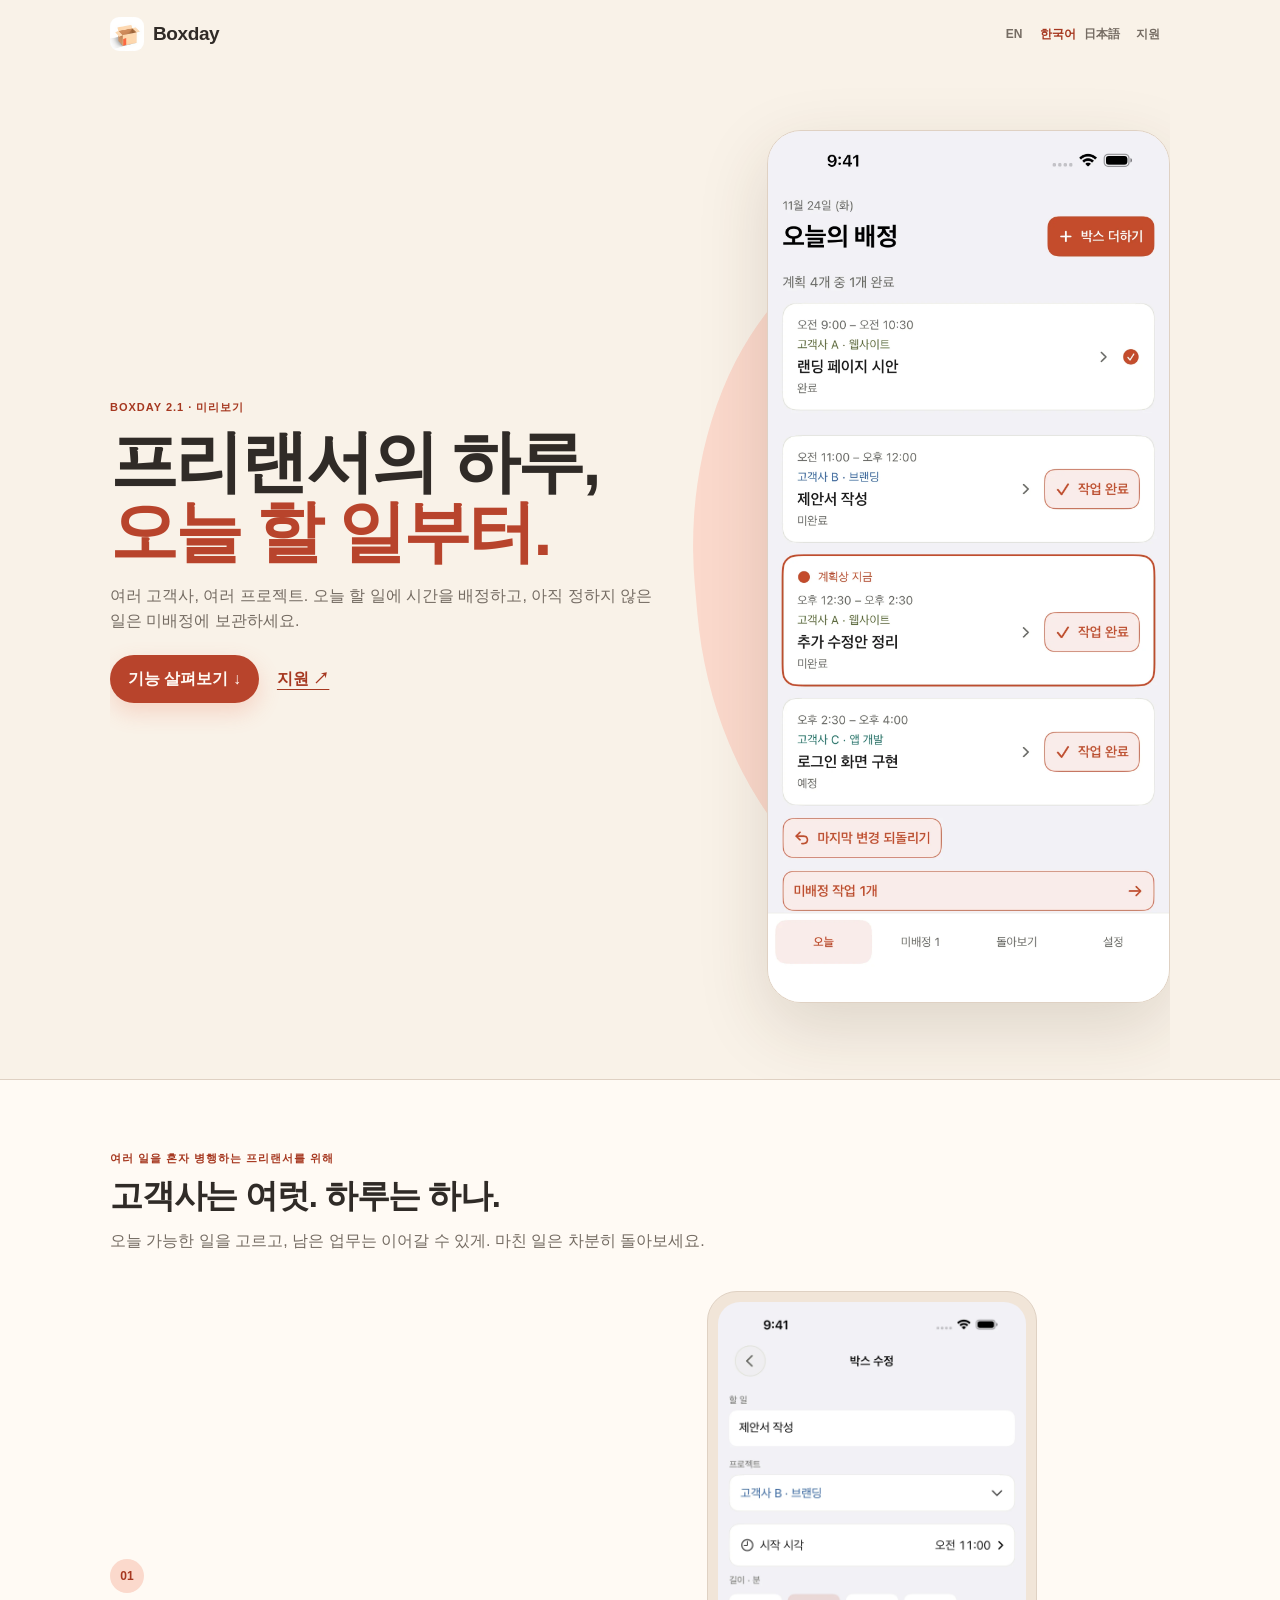
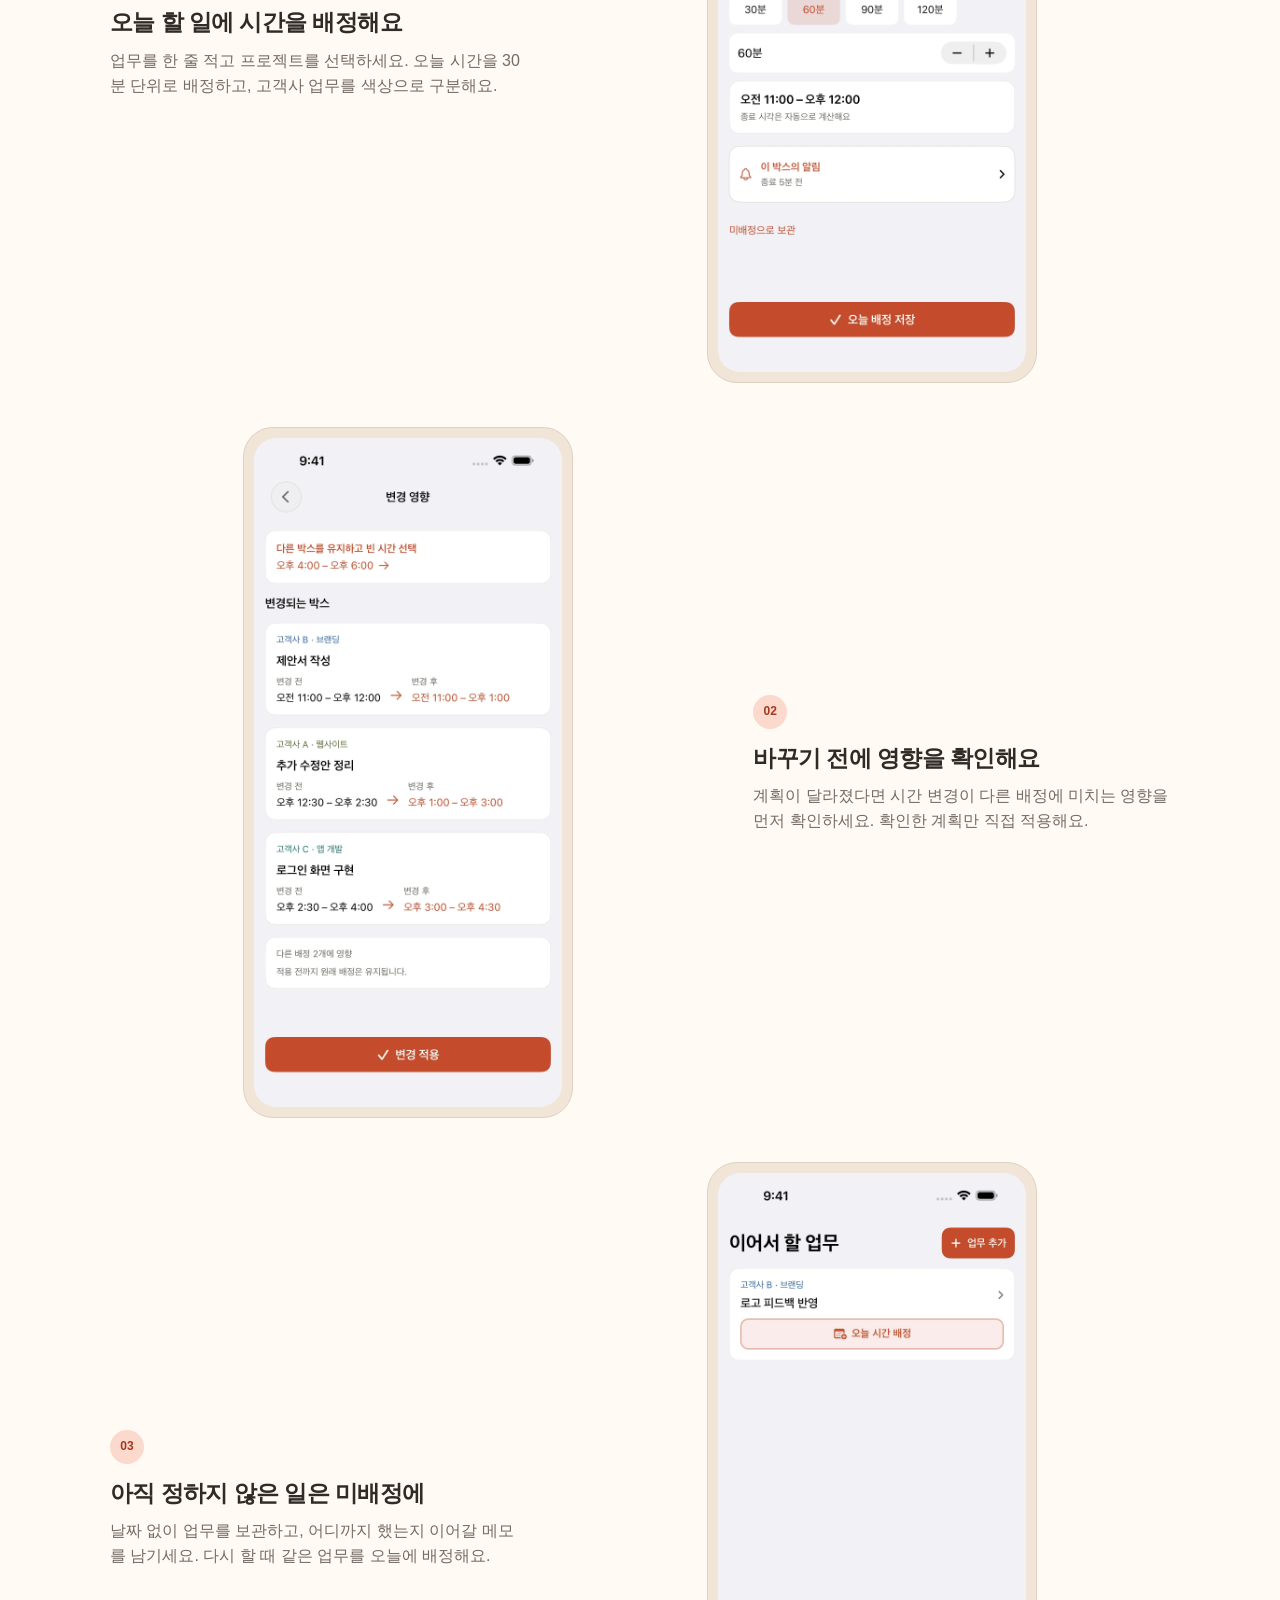
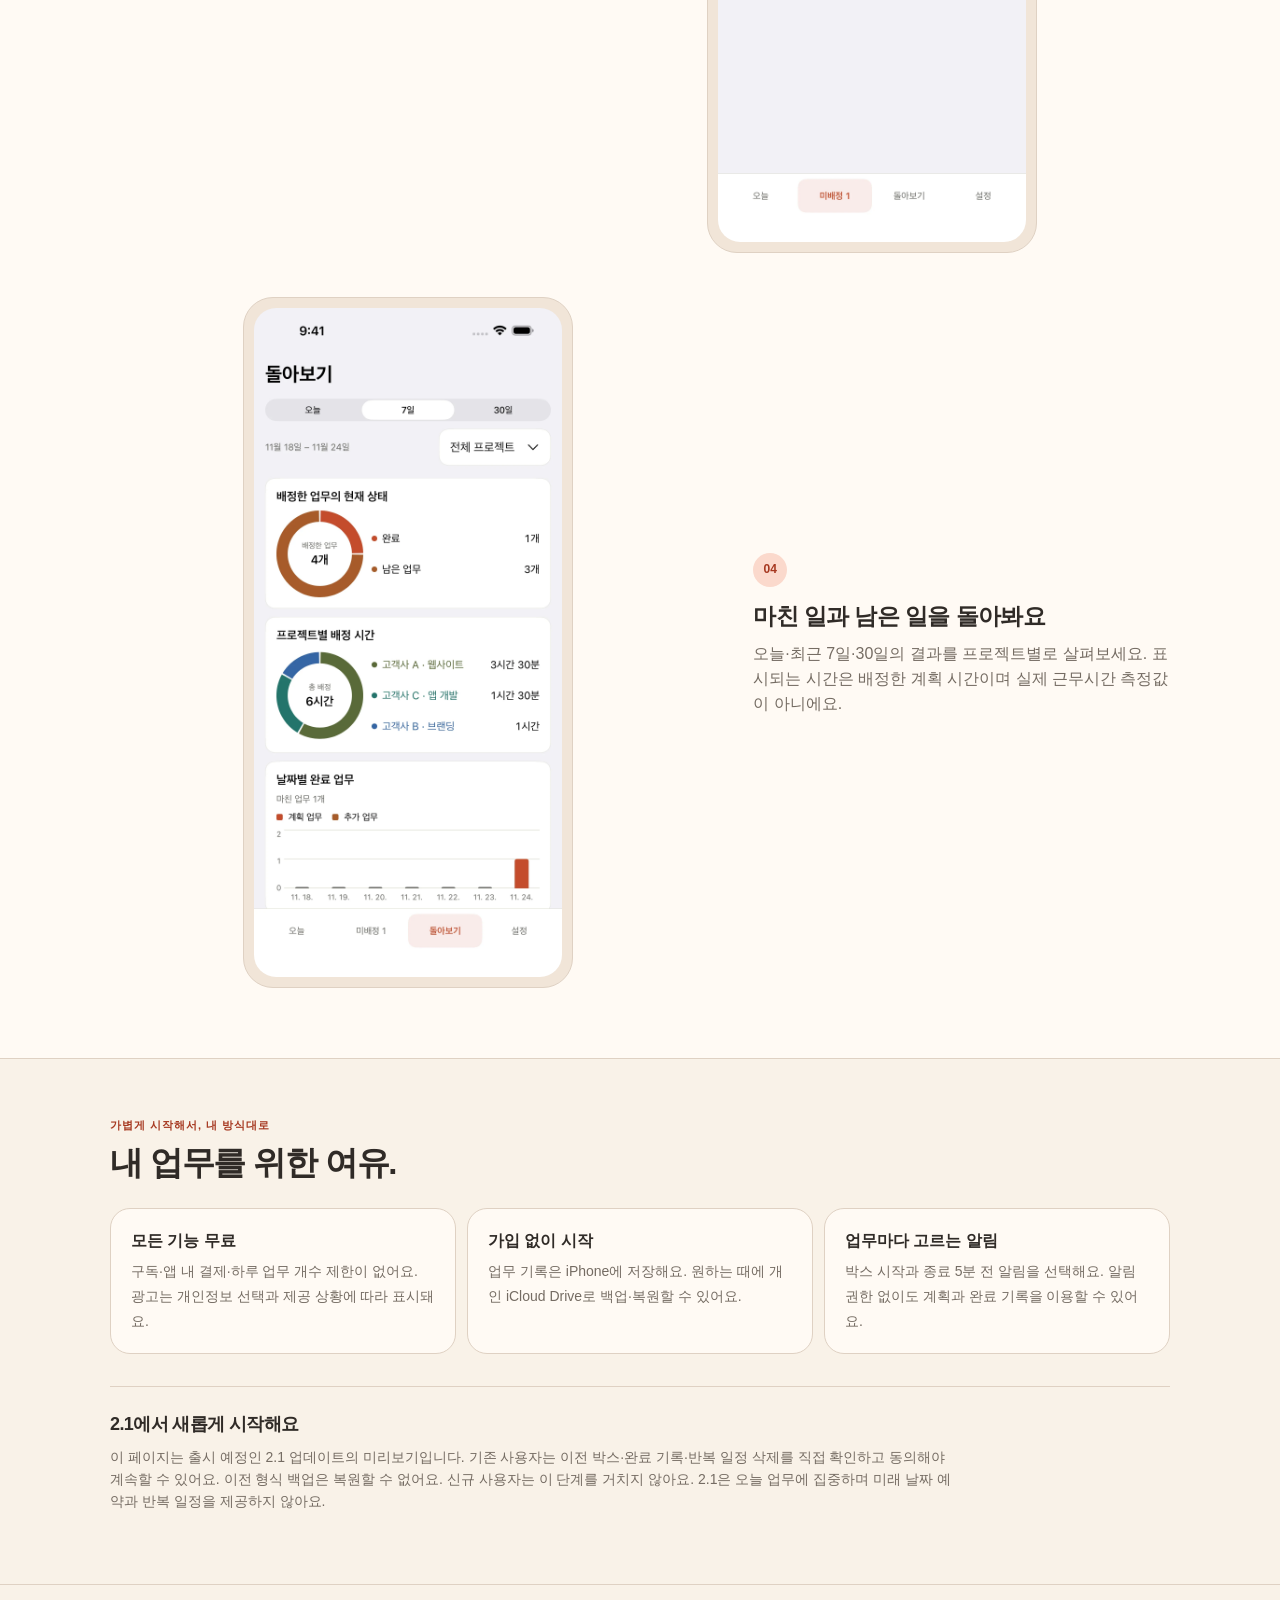
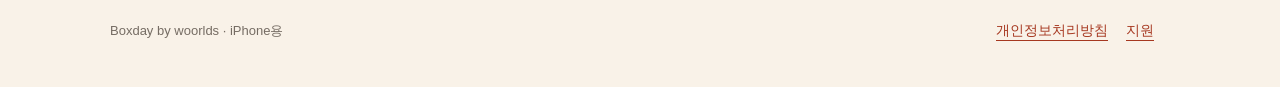
<file: boxday/ko/index.html>
<!doctype html>
<html lang="ko">
<head>
  <meta charset="utf-8">
  <meta name="viewport" content="width=device-width, initial-scale=1">
  <meta name="theme-color" content="#F9F2E8" media="(prefers-color-scheme: light)">
  <meta name="theme-color" content="#171310" media="(prefers-color-scheme: dark)">
  <title>Boxday: 프리랜서 할 일·시간 관리</title>
  <meta name="description" content="여러 고객사 업무에 오늘 시간을 배정하세요. 날짜 없는 미배정, 변경 영향 미리보기, 마친 일과 남은 일 돌아보기까지. Boxday의 모든 기능은 무료입니다.">
  <link rel="canonical" href="https://woorlds.github.io/boxday/ko/">
  <link rel="alternate" hreflang="en" href="https://woorlds.github.io/boxday/">
  <link rel="alternate" hreflang="ko" href="https://woorlds.github.io/boxday/ko/">
  <link rel="alternate" hreflang="ja" href="https://woorlds.github.io/boxday/ja/">
  <link rel="alternate" hreflang="x-default" href="https://woorlds.github.io/boxday/">
  <link rel="icon" href="../assets/icon.png">
  <link rel="stylesheet" href="../style.css?v=2.1">
</head>
<body>
  <a class="skip-link" href="#main">본문 바로가기</a>
  <header class="site-header wrap">
    <a class="brand" href="./" aria-label="Boxday 홈"><img class="app-icon" src="../assets/icon.png" width="128" height="128" alt="Boxday"><span>Boxday</span></a>
    <nav class="site-nav" aria-label="언어 및 지원"><div class="language-nav" aria-label="언어"><a href="../" lang="en" hreflang="en">EN</a><a href="../ko/" lang="ko" hreflang="ko" aria-current="page">한국어</a><a href="../ja/" lang="ja" hreflang="ja">日本語</a></div><a href="https://woorlds.github.io/app-legal/boxday/support/">지원</a></nav>
  </header>
  <main id="main">
    <section class="hero wrap" aria-labelledby="hero-title"><div class="hero-copy"><p class="eyebrow">Boxday 2.1 · 미리보기</p><h1 id="hero-title">프리랜서의 하루, <span>오늘 할 일부터.</span></h1><p class="lead">여러 고객사, 여러 프로젝트. 오늘 할 일에 시간을 배정하고, 아직 정하지 않은 일은 미배정에 보관하세요.</p><div class="actions"><a class="button" href="#features">기능 살펴보기 ↓</a><a class="support-link" href="https://woorlds.github.io/app-legal/boxday/support/">지원 ↗</a></div></div><div class="hero-shot"><img class="screen" src="../assets/ko/today.webp?v=2.1" width="1320" height="2868" alt="프리랜서 업무를 고객사 프로젝트별로 구분한 Boxday 2.1 오늘 타임라인" fetchpriority="high"></div></section>
    <section id="features" class="features" aria-labelledby="features-title"><div class="wrap"><p class="section-kicker">여러 일을 혼자 병행하는 프리랜서를 위해</p><h2 id="features-title">고객사는 여럿. 하루는 하나.</h2><p class="section-intro">오늘 가능한 일을 고르고, 남은 업무는 이어갈 수 있게. 마친 일은 차분히 돌아보세요.</p><div class="flow">
<article><div class="flow-copy"><span class="number">01</span><h3>오늘 할 일에 시간을 배정해요</h3><p>업무를 한 줄 적고 프로젝트를 선택하세요. 오늘 시간을 30분 단위로 배정하고, 고객사 업무를 색상으로 구분해요.</p></div><div class="shot-wrap"><img src="../assets/ko/editor.webp?v=2.1" width="1320" height="2868" loading="lazy" alt="프로젝트와 오늘 시작 시각, 길이, 알림을 고르는 업무 편집 화면"></div></article>
<article><div class="flow-copy"><span class="number">02</span><h3>바꾸기 전에 영향을 확인해요</h3><p>계획이 달라졌다면 시간 변경이 다른 배정에 미치는 영향을 먼저 확인하세요. 확인한 계획만 직접 적용해요.</p></div><div class="shot-wrap"><img src="../assets/ko/impact.webp?v=2.1" width="1320" height="2868" loading="lazy" alt="시간 변경을 적용하기 전 다른 배정의 영향을 보여주는 미리보기"></div></article>
<article><div class="flow-copy"><span class="number">03</span><h3>아직 정하지 않은 일은 미배정에</h3><p>날짜 없이 업무를 보관하고, 어디까지 했는지 이어갈 메모를 남기세요. 다시 할 때 같은 업무를 오늘에 배정해요.</p></div><div class="shot-wrap"><img src="../assets/ko/backlog.webp?v=2.1" width="1320" height="2868" loading="lazy" alt="고객사 프로젝트와 이어갈 메모가 표시된 날짜 없는 미배정 화면"></div></article>
<article><div class="flow-copy"><span class="number">04</span><h3>마친 일과 남은 일을 돌아봐요</h3><p>오늘·최근 7일·30일의 결과를 프로젝트별로 살펴보세요. 표시되는 시간은 배정한 계획 시간이며 실제 근무시간 측정값이 아니에요.</p></div><div class="shot-wrap"><img src="../assets/ko/review.webp?v=2.1" width="1320" height="2868" loading="lazy" alt="마친 업무와 남은 업무, 프로젝트별 배정 시간을 보여주는 돌아보기 화면"></div></article>
    </div></div></section>
    <section class="trust" aria-labelledby="trust-title"><div class="wrap"><p class="section-kicker">가볍게 시작해서, 내 방식대로</p><h2 id="trust-title">내 업무를 위한 여유.</h2><div class="trust-grid"><div class="trust-card"><strong>모든 기능 무료</strong><span>구독·앱 내 결제·하루 업무 개수 제한이 없어요. 광고는 개인정보 선택과 제공 상황에 따라 표시돼요.</span></div><div class="trust-card"><strong>가입 없이 시작</strong><span>업무 기록은 iPhone에 저장해요. 원하는 때에 개인 iCloud Drive로 백업·복원할 수 있어요.</span></div><div class="trust-card"><strong>업무마다 고르는 알림</strong><span>박스 시작과 종료 5분 전 알림을 선택해요. 알림 권한 없이도 계획과 완료 기록을 이용할 수 있어요.</span></div></div><aside class="update-note"><h3>2.1에서 새롭게 시작해요</h3><p>이 페이지는 출시 예정인 2.1 업데이트의 미리보기입니다. 기존 사용자는 이전 박스·완료 기록·반복 일정 삭제를 직접 확인하고 동의해야 계속할 수 있어요. 이전 형식 백업은 복원할 수 없어요. 신규 사용자는 이 단계를 거치지 않아요. 2.1은 오늘 업무에 집중하며 미래 날짜 예약과 반복 일정을 제공하지 않아요.</p></aside></div></section>
  </main>
  <footer class="site-footer"><div class="footer-content wrap"><p>Boxday by woorlds · iPhone용</p><nav class="footer-links" aria-label="중요 링크"><a href="https://woorlds.github.io/app-legal/boxday/privacy/">개인정보처리방침</a><a href="https://woorlds.github.io/app-legal/boxday/support/">지원</a></nav></div></footer>
</body>
</html>
</file>
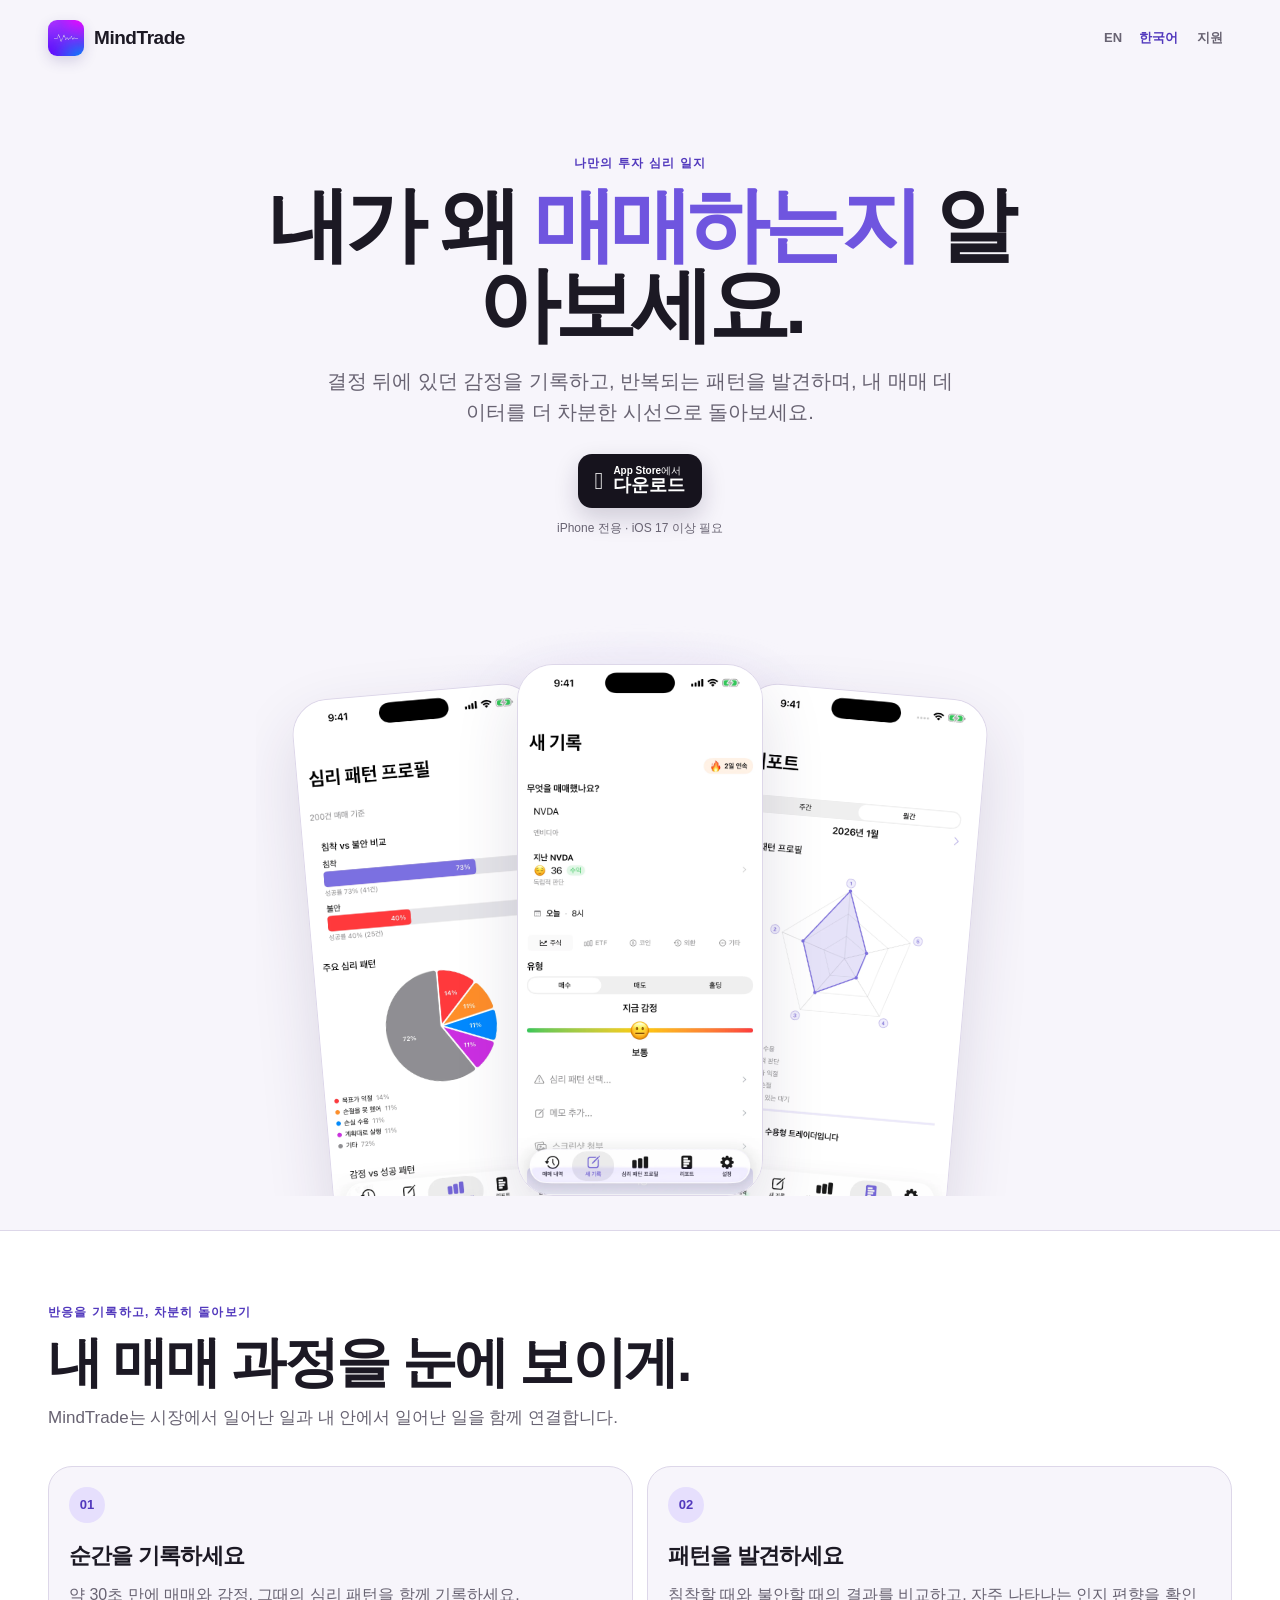
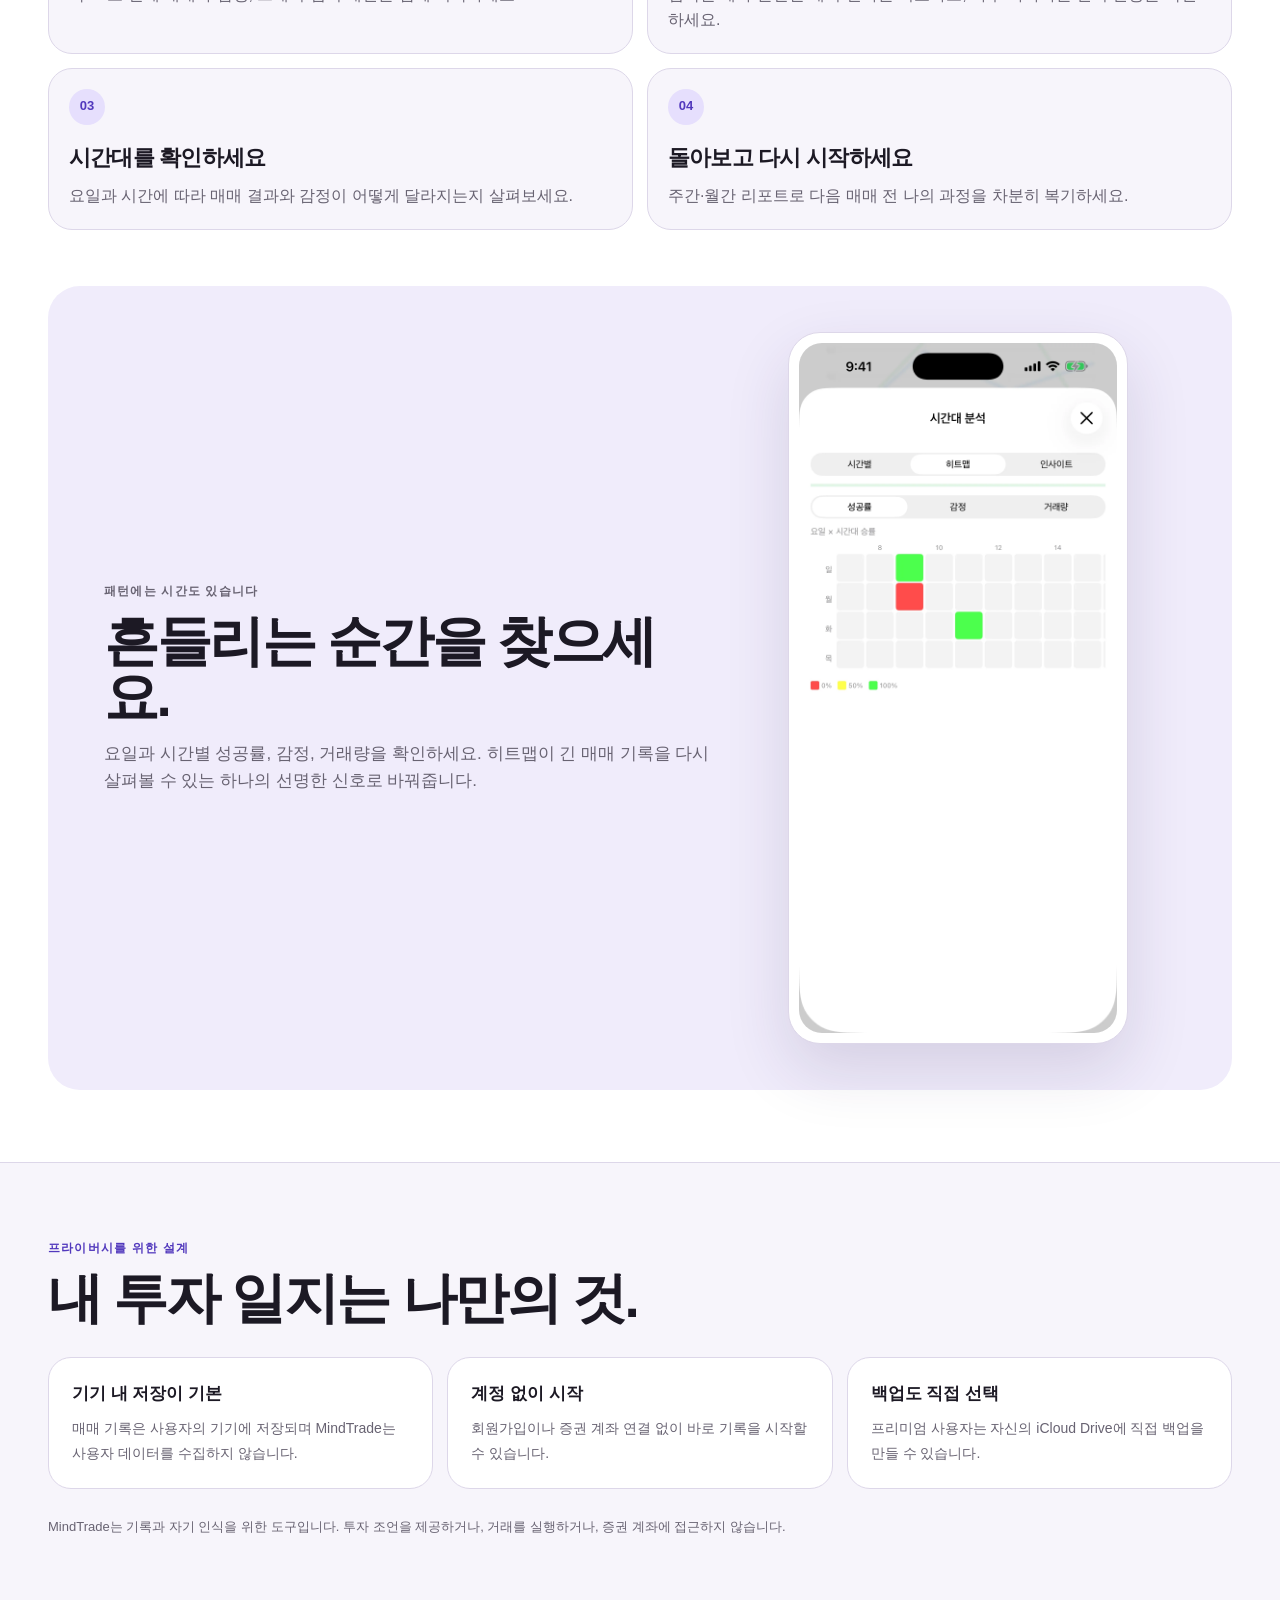
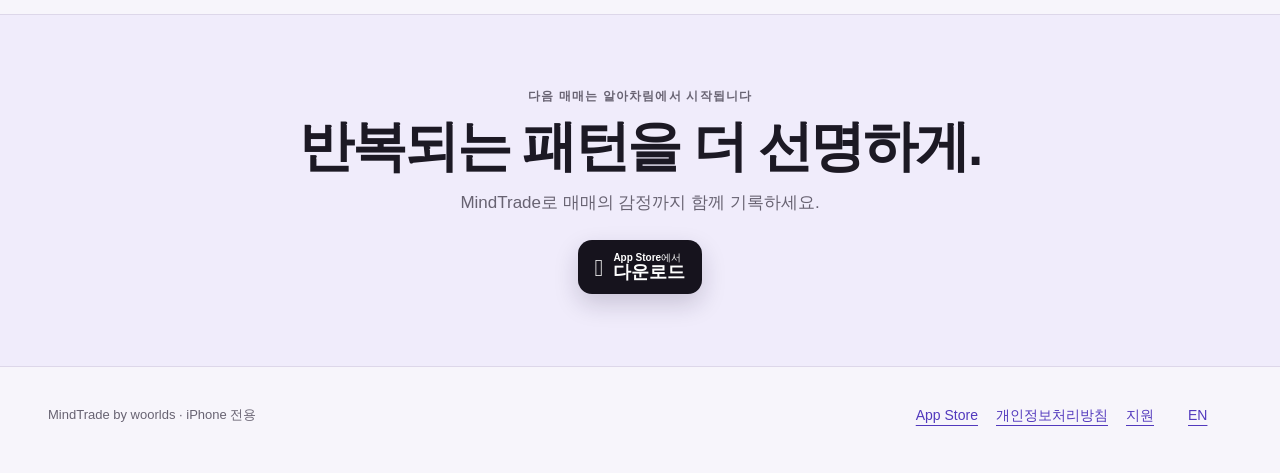
<file: mindtrade/ko/index.html>
<!doctype html>
<html lang="ko">
<head>
  <meta charset="utf-8">
  <meta name="viewport" content="width=device-width, initial-scale=1">
  <meta name="theme-color" content="#F7F5FB">
  <title>MindTrade — 투자 심리를 기록하고 이해하세요</title>
  <meta name="description" content="30초 만에 매매와 감정을 기록하고, 반복되는 투자 심리 패턴과 감정이 결과에 미치는 영향을 MindTrade에서 확인하세요.">
  <link rel="canonical" href="https://woorlds.github.io/mindtrade/ko/">
  <link rel="alternate" hreflang="en" href="https://woorlds.github.io/mindtrade/">
  <link rel="alternate" hreflang="ko" href="https://woorlds.github.io/mindtrade/ko/">
  <link rel="alternate" hreflang="x-default" href="https://woorlds.github.io/mindtrade/">
  <link rel="icon" href="../assets/icon.png">
  <link rel="stylesheet" href="../style.css">
</head>
<body>
  <a class="skip-link" href="#main">본문으로 건너뛰기</a>
  <header class="site-header wrap">
    <a class="brand" href="./" aria-label="MindTrade 홈">
      <img class="app-icon" src="../assets/icon.png" width="128" height="128" alt="MindTrade 앱 아이콘">
      <span>MindTrade</span>
    </a>
    <nav class="site-nav" aria-label="언어 및 지원">
      <div class="language-nav" aria-label="언어">
        <a href="../" lang="en" hreflang="en">EN</a>
        <a href="./" lang="ko" hreflang="ko" aria-current="page">한국어</a>
      </div>
      <a href="mailto:woorlds@gmail.com">지원</a>
    </nav>
  </header>

  <main id="main">
    <section class="hero wrap" aria-labelledby="hero-title">
      <div class="hero-copy">
        <p class="eyebrow">나만의 투자 심리 일지</p>
        <h1 id="hero-title">내가 왜 <span>매매하는지</span> 알아보세요.</h1>
        <p class="lead">결정 뒤에 있던 감정을 기록하고, 반복되는 패턴을 발견하며, 내 매매 데이터를 더 차분한 시선으로 돌아보세요.</p>
        <a class="app-store-button" href="https://apps.apple.com/app/mindtrade/id6767873530" aria-label="App Store에서 MindTrade 다운로드">
          <span class="apple-mark" aria-hidden="true"></span>
          <span><small>App Store에서</small>다운로드</span>
        </a>
        <p class="compatibility">iPhone 전용 · iOS 17 이상 필요</p>
      </div>

      <div class="hero-gallery" aria-label="MindTrade 앱 화면">
        <img class="hero-screen hero-screen-center" src="../assets/ko/quick-log.webp" width="1320" height="2868" alt="매매 종목과 현재 감정, 심리 패턴을 기록하는 MindTrade 새 기록 화면" fetchpriority="high">
        <img class="hero-screen hero-screen-left" src="../assets/ko/insights.webp" width="1320" height="2868" alt="침착할 때와 불안할 때의 성공률과 반복 심리 패턴을 보여주는 MindTrade 심리 패턴 프로필" fetchpriority="high">
        <img class="hero-screen hero-screen-right" src="../assets/ko/report.webp" width="1320" height="2868" alt="심리 패턴 프로필과 세션 복기를 보여주는 MindTrade 월간 리포트" fetchpriority="high">
      </div>
      <p class="gallery-hint">옆으로 넘겨 앱 화면을 살펴보세요 <span aria-hidden="true">→</span></p>
    </section>

    <section id="features" class="features" aria-labelledby="features-title">
      <div class="wrap">
        <p class="section-kicker">반응을 기록하고, 차분히 돌아보기</p>
        <h2 id="features-title">내 매매 과정을 눈에 보이게.</h2>
        <p class="section-intro">MindTrade는 시장에서 일어난 일과 내 안에서 일어난 일을 함께 연결합니다.</p>

        <div class="flow-grid">
          <article class="flow-card">
            <span class="number">01</span>
            <h3>순간을 기록하세요</h3>
            <p>약 30초 만에 매매와 감정, 그때의 심리 패턴을 함께 기록하세요.</p>
          </article>
          <article class="flow-card">
            <span class="number">02</span>
            <h3>패턴을 발견하세요</h3>
            <p>침착할 때와 불안할 때의 결과를 비교하고, 자주 나타나는 인지 편향을 확인하세요.</p>
          </article>
          <article class="flow-card">
            <span class="number">03</span>
            <h3>시간대를 확인하세요</h3>
            <p>요일과 시간에 따라 매매 결과와 감정이 어떻게 달라지는지 살펴보세요.</p>
          </article>
          <article class="flow-card">
            <span class="number">04</span>
            <h3>돌아보고 다시 시작하세요</h3>
            <p>주간·월간 리포트로 다음 매매 전 나의 과정을 차분히 복기하세요.</p>
          </article>
        </div>

        <article class="feature-evidence">
          <div class="feature-copy">
            <p class="section-kicker">패턴에는 시간도 있습니다</p>
            <h2>흔들리는 순간을 찾으세요.</h2>
            <p>요일과 시간별 성공률, 감정, 거래량을 확인하세요. 히트맵이 긴 매매 기록을 다시 살펴볼 수 있는 하나의 선명한 신호로 바꿔줍니다.</p>
          </div>
          <div class="screen-frame">
            <img class="feature-screen" src="../assets/ko/heatmap.webp" width="1320" height="2868" loading="lazy" alt="요일과 시간별 성공률을 보여주는 MindTrade 시간대 분석 히트맵">
          </div>
        </article>
      </div>
    </section>

    <section class="trust" aria-labelledby="trust-title">
      <div class="wrap">
        <p class="section-kicker">프라이버시를 위한 설계</p>
        <h2 id="trust-title">내 투자 일지는 나만의 것.</h2>
        <div class="trust-grid">
          <div class="trust-card"><strong>기기 내 저장이 기본</strong><span>매매 기록은 사용자의 기기에 저장되며 MindTrade는 사용자 데이터를 수집하지 않습니다.</span></div>
          <div class="trust-card"><strong>계정 없이 시작</strong><span>회원가입이나 증권 계좌 연결 없이 바로 기록을 시작할 수 있습니다.</span></div>
          <div class="trust-card"><strong>백업도 직접 선택</strong><span>프리미엄 사용자는 자신의 iCloud Drive에 직접 백업을 만들 수 있습니다.</span></div>
        </div>
        <p class="disclaimer">MindTrade는 기록과 자기 인식을 위한 도구입니다. 투자 조언을 제공하거나, 거래를 실행하거나, 증권 계좌에 접근하지 않습니다.</p>
      </div>
    </section>

    <section class="closing-cta">
      <div class="wrap cta-inner">
        <p class="section-kicker">다음 매매는 알아차림에서 시작됩니다</p>
        <h2>반복되는 패턴을 더 선명하게.</h2>
        <p>MindTrade로 매매의 감정까지 함께 기록하세요.</p>
        <a class="app-store-button" href="https://apps.apple.com/app/mindtrade/id6767873530" aria-label="App Store에서 MindTrade 다운로드">
          <span class="apple-mark" aria-hidden="true"></span>
          <span><small>App Store에서</small>다운로드</span>
        </a>
      </div>
    </section>
  </main>

  <footer class="site-footer">
    <div class="footer-content wrap">
      <p>MindTrade by woorlds · iPhone 전용</p>
      <nav class="footer-links" aria-label="중요 링크">
        <a href="https://apps.apple.com/app/mindtrade/id6767873530">App Store</a>
        <a href="https://woorlds.github.io/mindtrade-privacy/">개인정보처리방침</a>
        <a href="mailto:woorlds@gmail.com">지원</a>
        <a href="../" lang="en" hreflang="en">EN</a>
      </nav>
    </div>
  </footer>
</body>
</html>
</file>
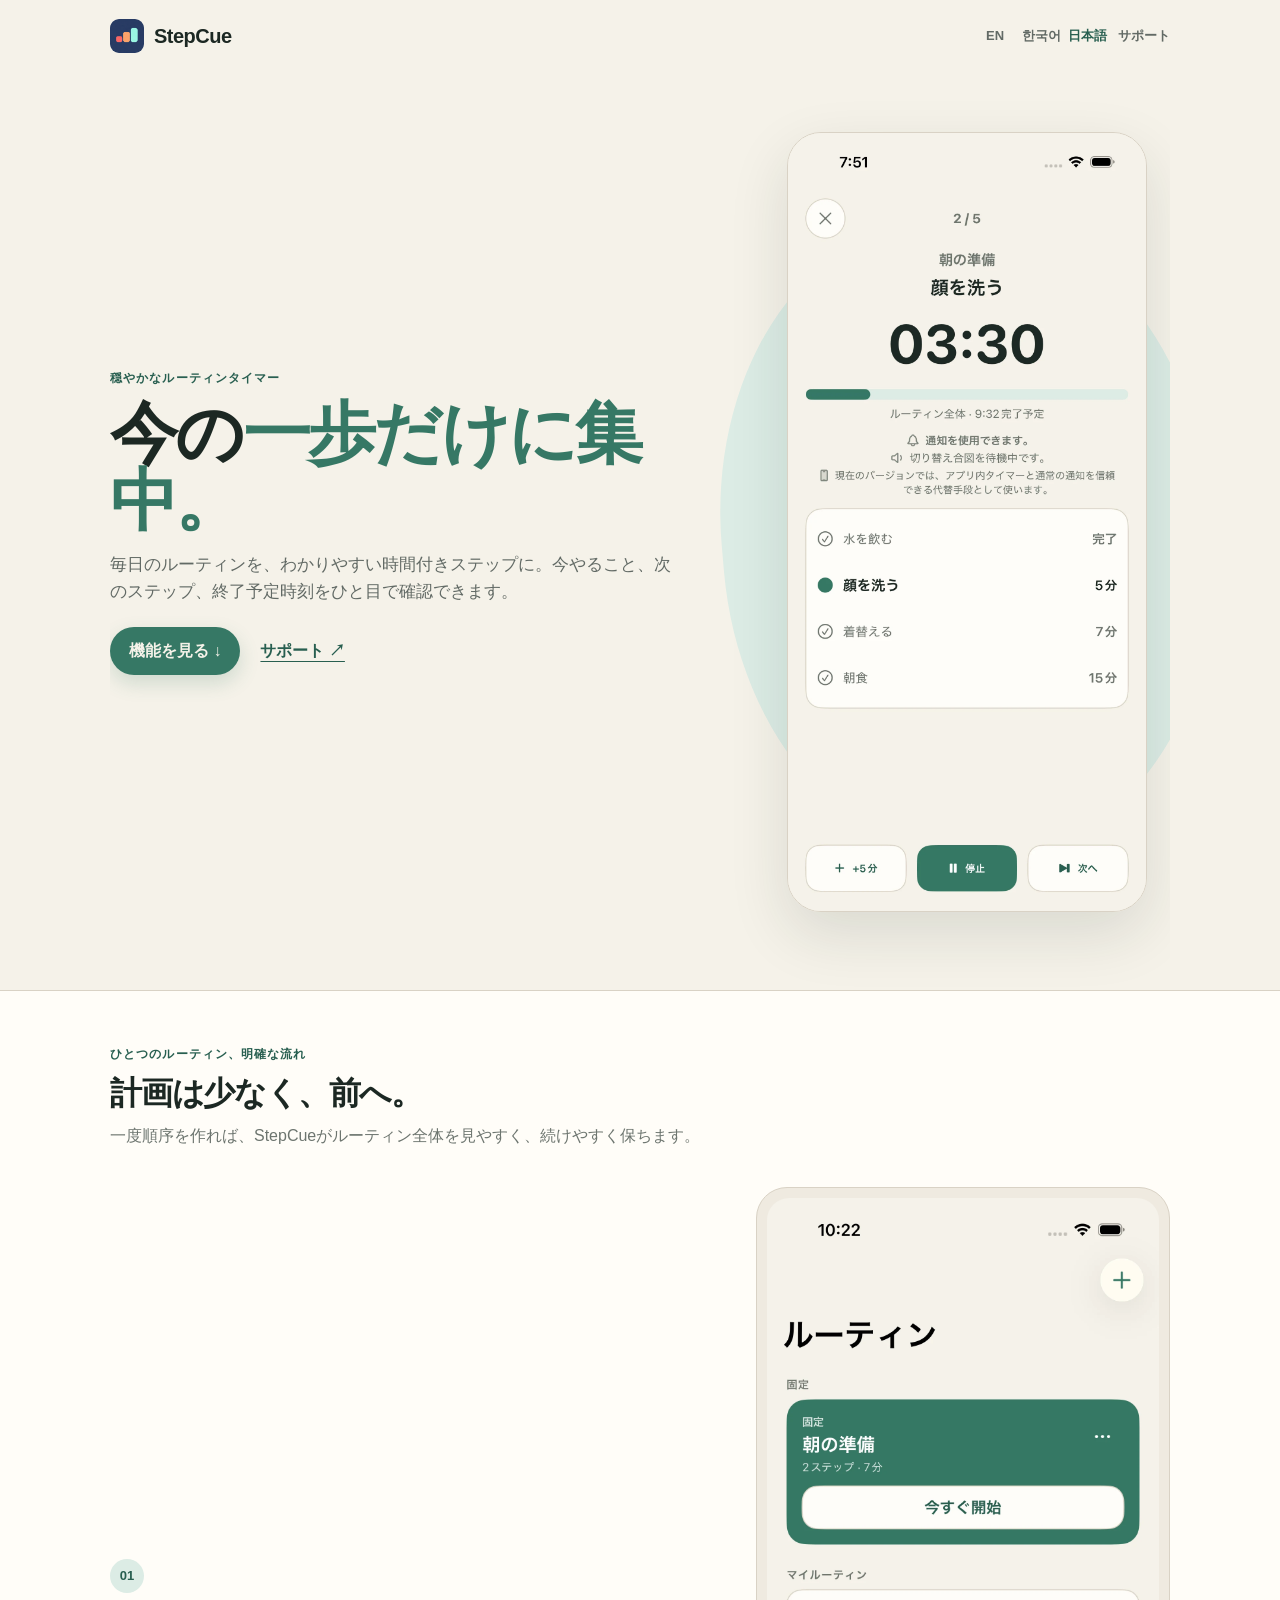
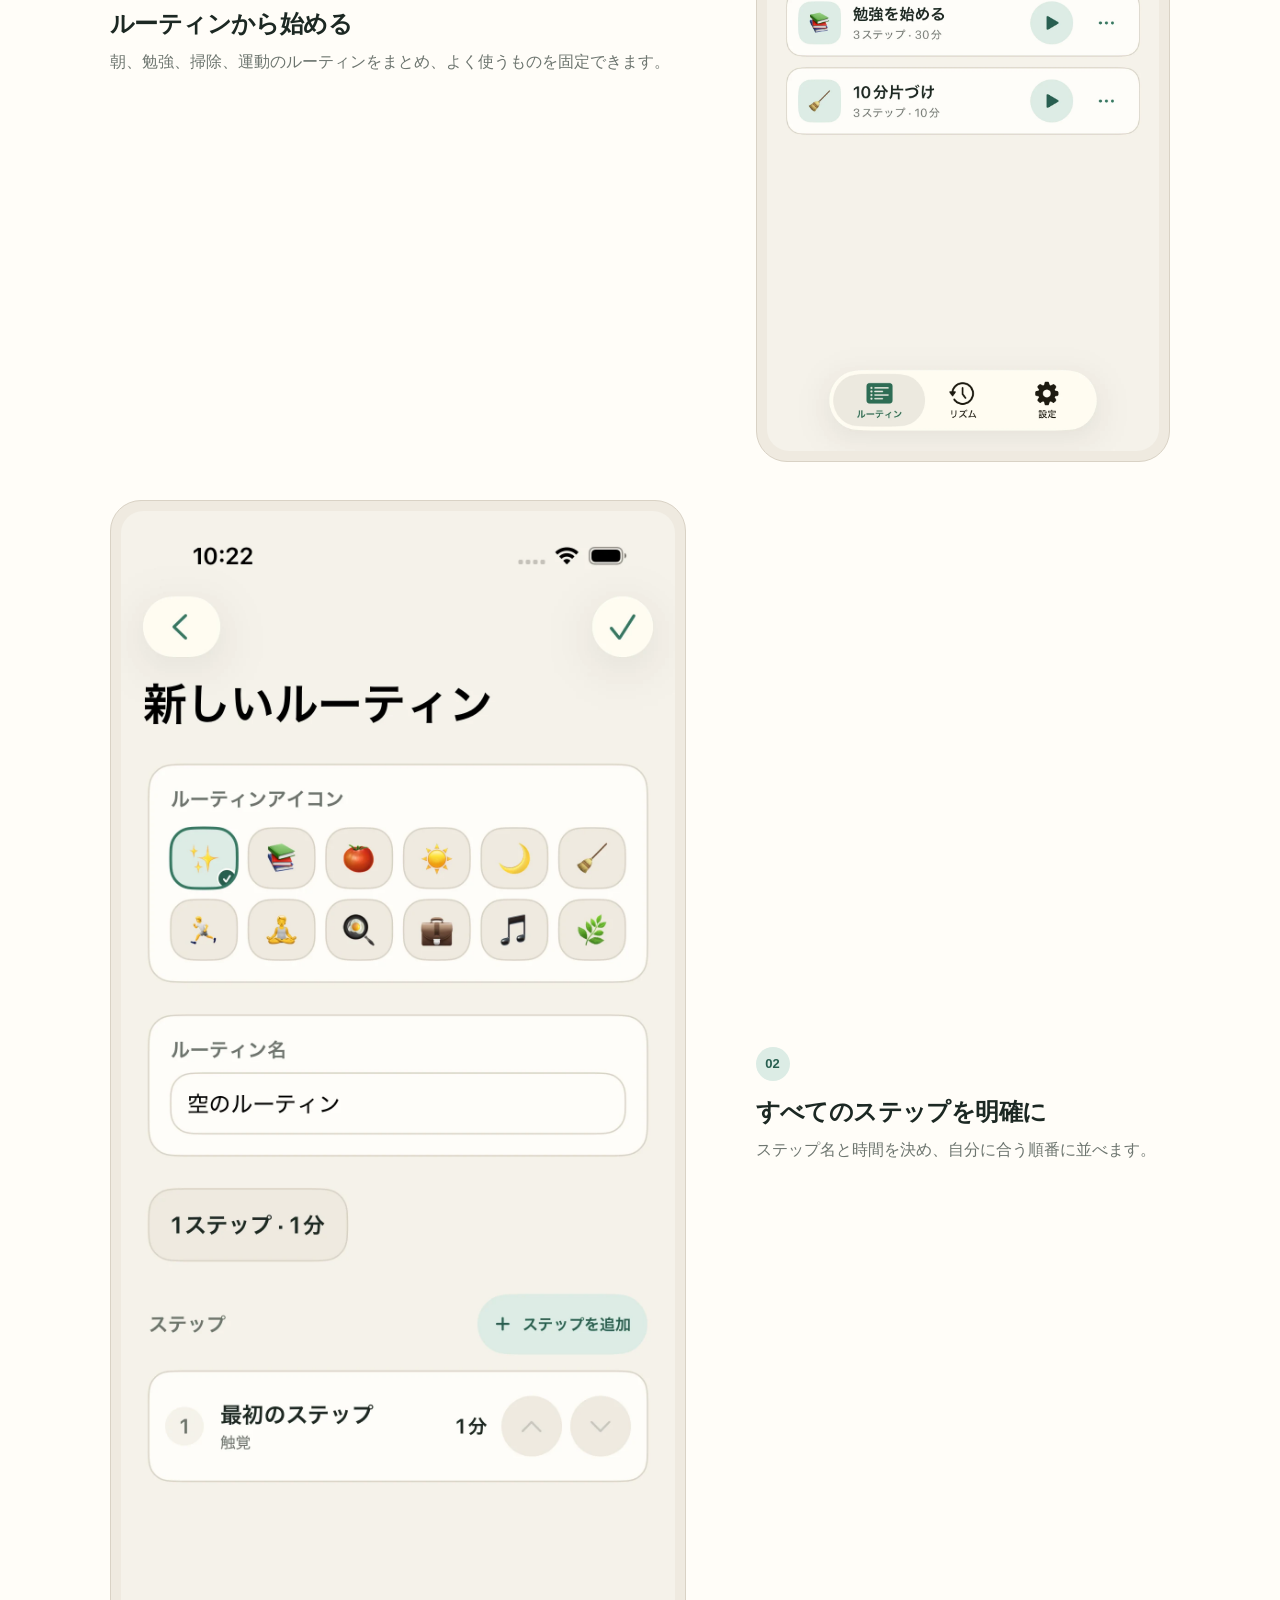
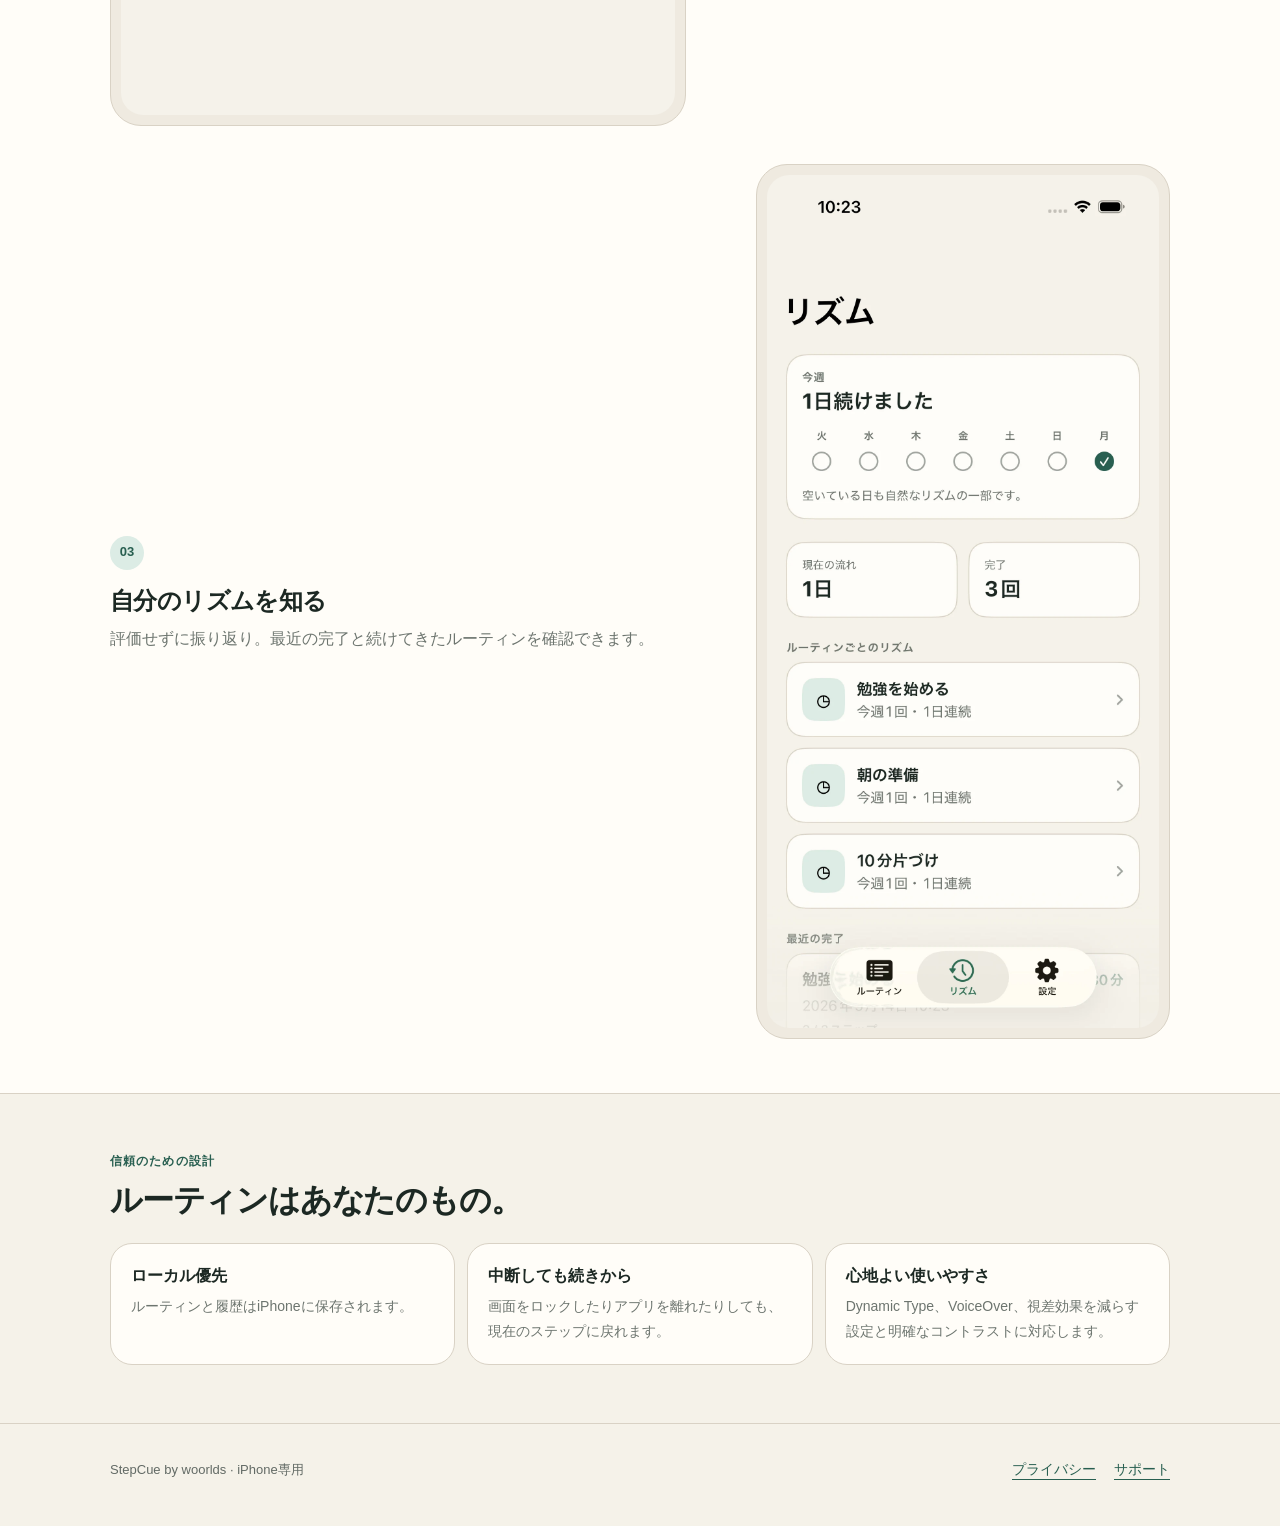
<file: stepcue/ja/index.html>
<!doctype html>
<html lang="ja">
<head>
  <meta charset="utf-8">
  <meta name="viewport" content="width=device-width, initial-scale=1">
  <meta name="theme-color" content="#F5F2E9" media="(prefers-color-scheme: light)">
  <meta name="theme-color" content="#111612" media="(prefers-color-scheme: dark)">
  <title>StepCue — iPhoneのための穏やかなルーティンタイマー</title>
  <meta name="description" content="毎日のルーティンをわかりやすい時間付きステップに。StepCueは現在のステップ、残り時間、前後のステップ、終了予定時刻をiPhoneで見やすく表示します。">
  <link rel="canonical" href="https://woorlds.github.io/stepcue/ja/">
  <link rel="alternate" hreflang="en" href="https://woorlds.github.io/stepcue/">
  <link rel="alternate" hreflang="ko" href="https://woorlds.github.io/stepcue/ko/">
  <link rel="alternate" hreflang="ja" href="https://woorlds.github.io/stepcue/ja/">
  <link rel="alternate" hreflang="x-default" href="https://woorlds.github.io/stepcue/">
  <link rel="icon" href="../assets/icon.png">
  <link rel="stylesheet" href="../style.css">
</head>
<body>
  <a class="skip-link" href="#main">本文へ移動</a>
  <header class="site-header wrap">
    <a class="brand" href="../" aria-label="StepCue ホーム">
      <img class="app-icon" src="../assets/icon.png" width="1024" height="1024" alt="StepCueアプリアイコン">
      <span>StepCue</span>
    </a>
    <nav class="site-nav" aria-label="言語とサポート">
      <div class="language-nav" aria-label="言語">
        <a href="../" lang="en" hreflang="en">EN</a>
        <a href="../ko/" lang="ko" hreflang="ko">한국어</a>
        <a href="./" lang="ja" hreflang="ja" aria-current="page">日本語</a>
      </div>
      <a href="https://woorlds.github.io/app-legal/stepcue/support/">サポート</a>
    </nav>
  </header>
  <main id="main">
    <section class="hero wrap" aria-labelledby="hero-title">
      <div class="hero-copy">
        <p class="eyebrow">穏やかなルーティンタイマー</p>
        <h1 id="hero-title">今の<span>一歩だけに集中。</span></h1>
        <p class="lead">毎日のルーティンを、わかりやすい時間付きステップに。今やること、次のステップ、終了予定時刻をひと目で確認できます。</p>
        <div class="actions">
          <a class="button" href="#features">機能を見る ↓</a>
          <a class="support-link" href="https://woorlds.github.io/app-legal/stepcue/support/">サポート ↗</a>
        </div>
      </div>
      <div class="hero-shot">
        <img class="screen" src="../assets/ja/timer.webp" width="1206" height="2622" alt="朝の準備ルーティンの現在の顔を洗うステップ、残り3分30秒、前後のステップと終了予定時刻を表示するStepCueタイマー" fetchpriority="high">
      </div>
    </section>
    <section id="features" class="features" aria-labelledby="features-title">
      <div class="wrap">
        <p class="section-kicker">ひとつのルーティン、明確な流れ</p>
        <h2 id="features-title">計画は少なく、前へ。</h2>
        <p class="section-intro">一度順序を作れば、StepCueがルーティン全体を見やすく、続けやすく保ちます。</p>
        <div class="flow">
          <article>
            <div class="flow-copy"><span class="number">01</span><h3>ルーティンから始める</h3><p>朝、勉強、掃除、運動のルーティンをまとめ、よく使うものを固定できます。</p></div>
            <div class="shot-wrap"><img src="../assets/ja/routines.webp" width="1206" height="2622" loading="lazy" alt="朝の準備が固定され、複数のルーティンが並ぶStepCueのルーティン画面"></div>
          </article>
          <article>
            <div class="flow-copy"><span class="number">02</span><h3>すべてのステップを明確に</h3><p>ステップ名と時間を決め、自分に合う順番に並べます。</p></div>
            <div class="shot-wrap"><img src="../assets/ja/editor.webp" width="1206" height="2622" loading="lazy" alt="ルーティン名、アイコン、時間付きステップとステップ追加を表示するStepCue編集画面"></div>
          </article>
          <article>
            <div class="flow-copy"><span class="number">03</span><h3>自分のリズムを知る</h3><p>評価せずに振り返り。最近の完了と続けてきたルーティンを確認できます。</p></div>
            <div class="shot-wrap"><img src="../assets/ja/rhythm.webp" width="1206" height="2622" loading="lazy" alt="今週の活動、現在の流れ、完了回数とルーティンごとのリズムを表示するStepCue画面"></div>
          </article>
        </div>
      </div>
    </section>
    <section class="trust" aria-labelledby="trust-title">
      <div class="wrap">
        <p class="section-kicker">信頼のための設計</p>
        <h2 id="trust-title">ルーティンはあなたのもの。</h2>
        <div class="trust-grid">
          <div class="trust-card"><strong>ローカル優先</strong><span>ルーティンと履歴はiPhoneに保存されます。</span></div>
          <div class="trust-card"><strong>中断しても続きから</strong><span>画面をロックしたりアプリを離れたりしても、現在のステップに戻れます。</span></div>
          <div class="trust-card"><strong>心地よい使いやすさ</strong><span>Dynamic Type、VoiceOver、視差効果を減らす設定と明確なコントラストに対応します。</span></div>
        </div>
      </div>
    </section>
  </main>
  <footer class="site-footer">
    <div class="footer-content wrap">
      <p>StepCue by woorlds · iPhone専用</p>
      <nav class="footer-links" aria-label="重要なリンク">
        <a href="https://woorlds.github.io/app-legal/stepcue/privacy/">プライバシー</a>
        <a href="https://woorlds.github.io/app-legal/stepcue/support/">サポート</a>
      </nav>
    </div>
  </footer>
</body>
</html>
</file>
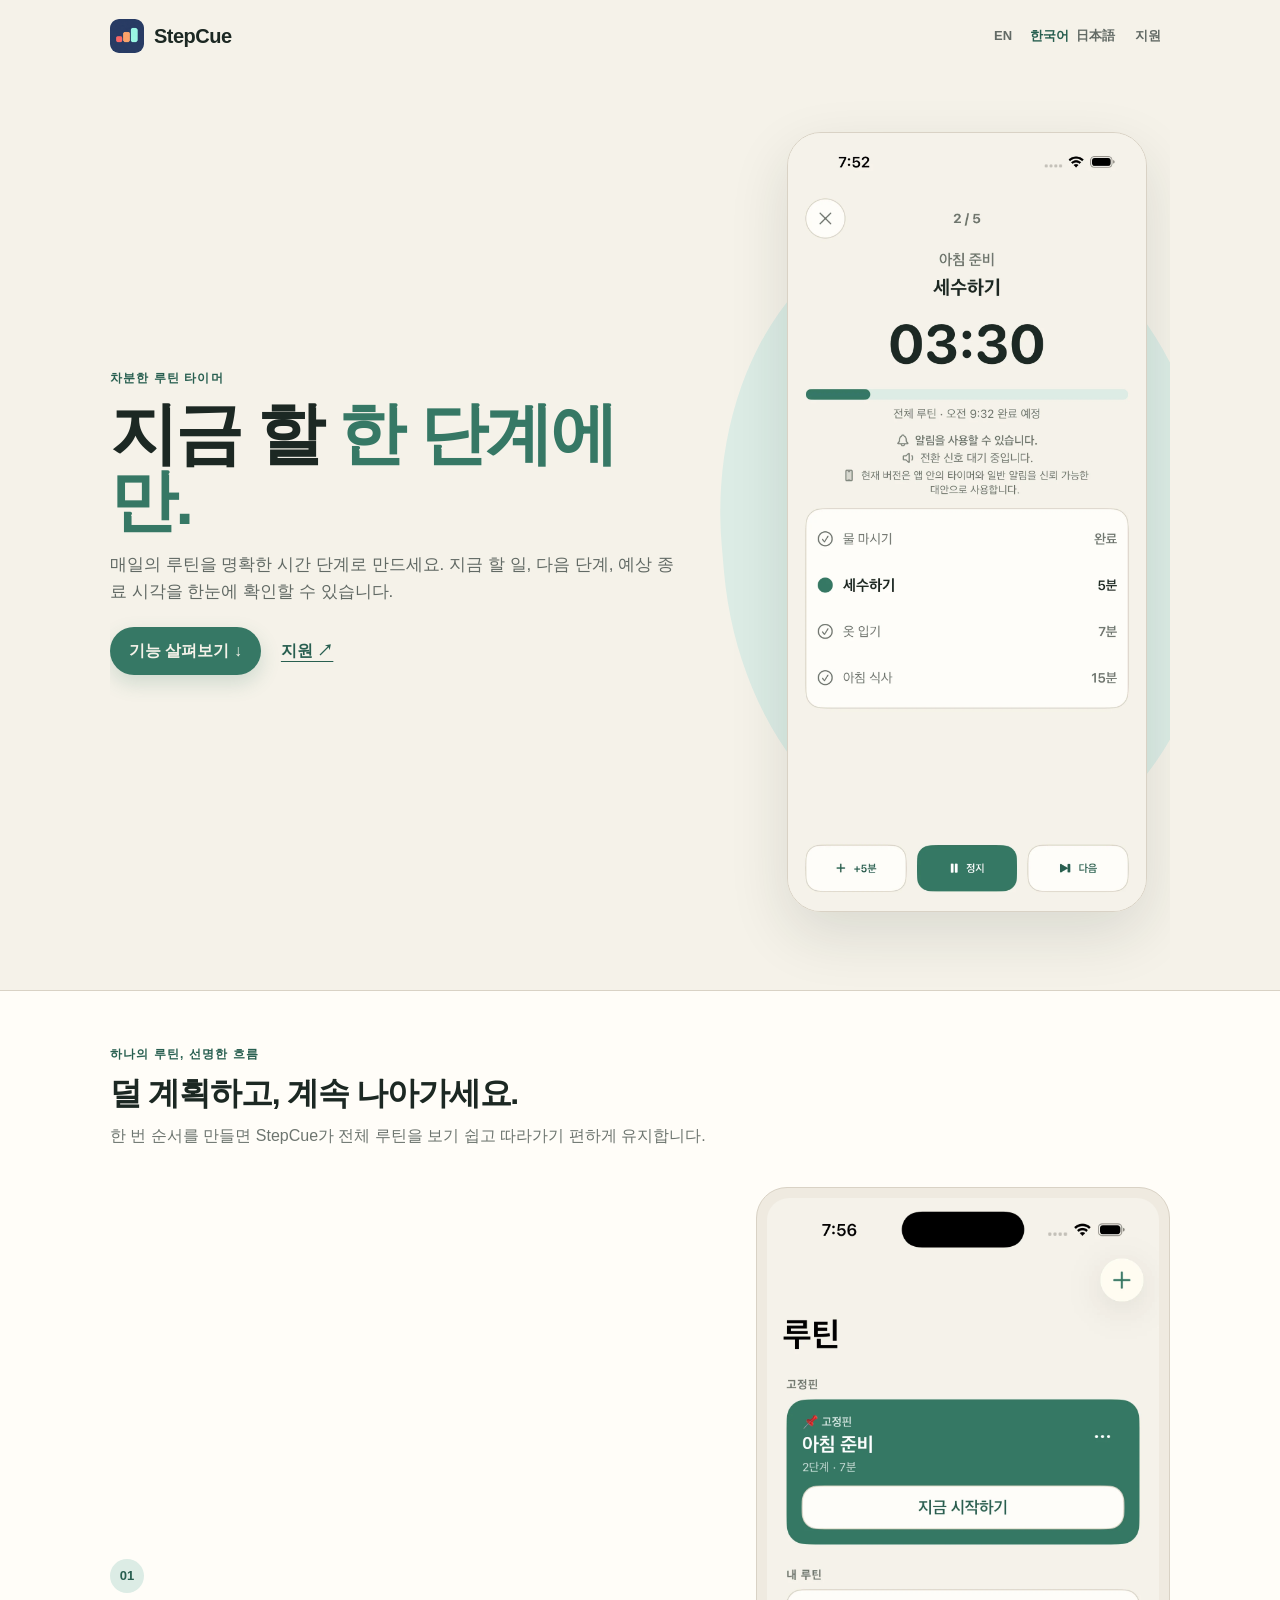
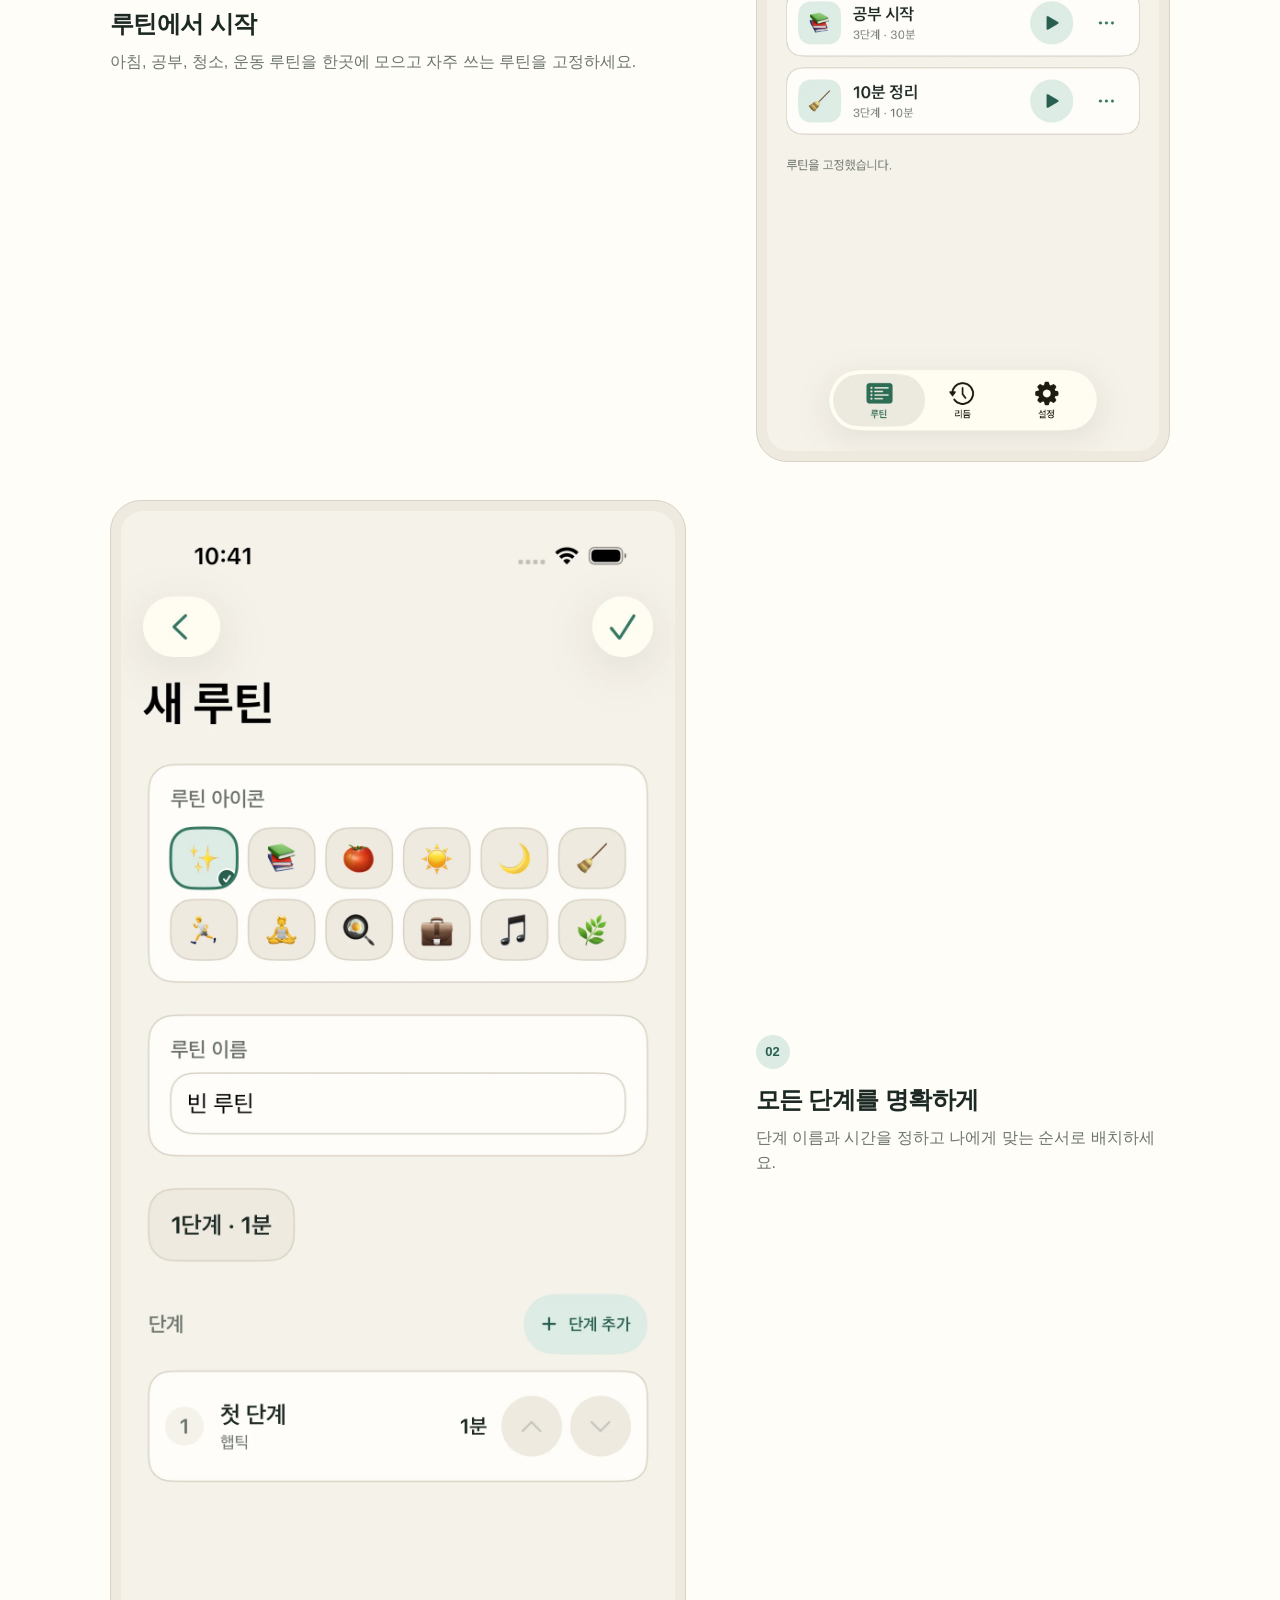
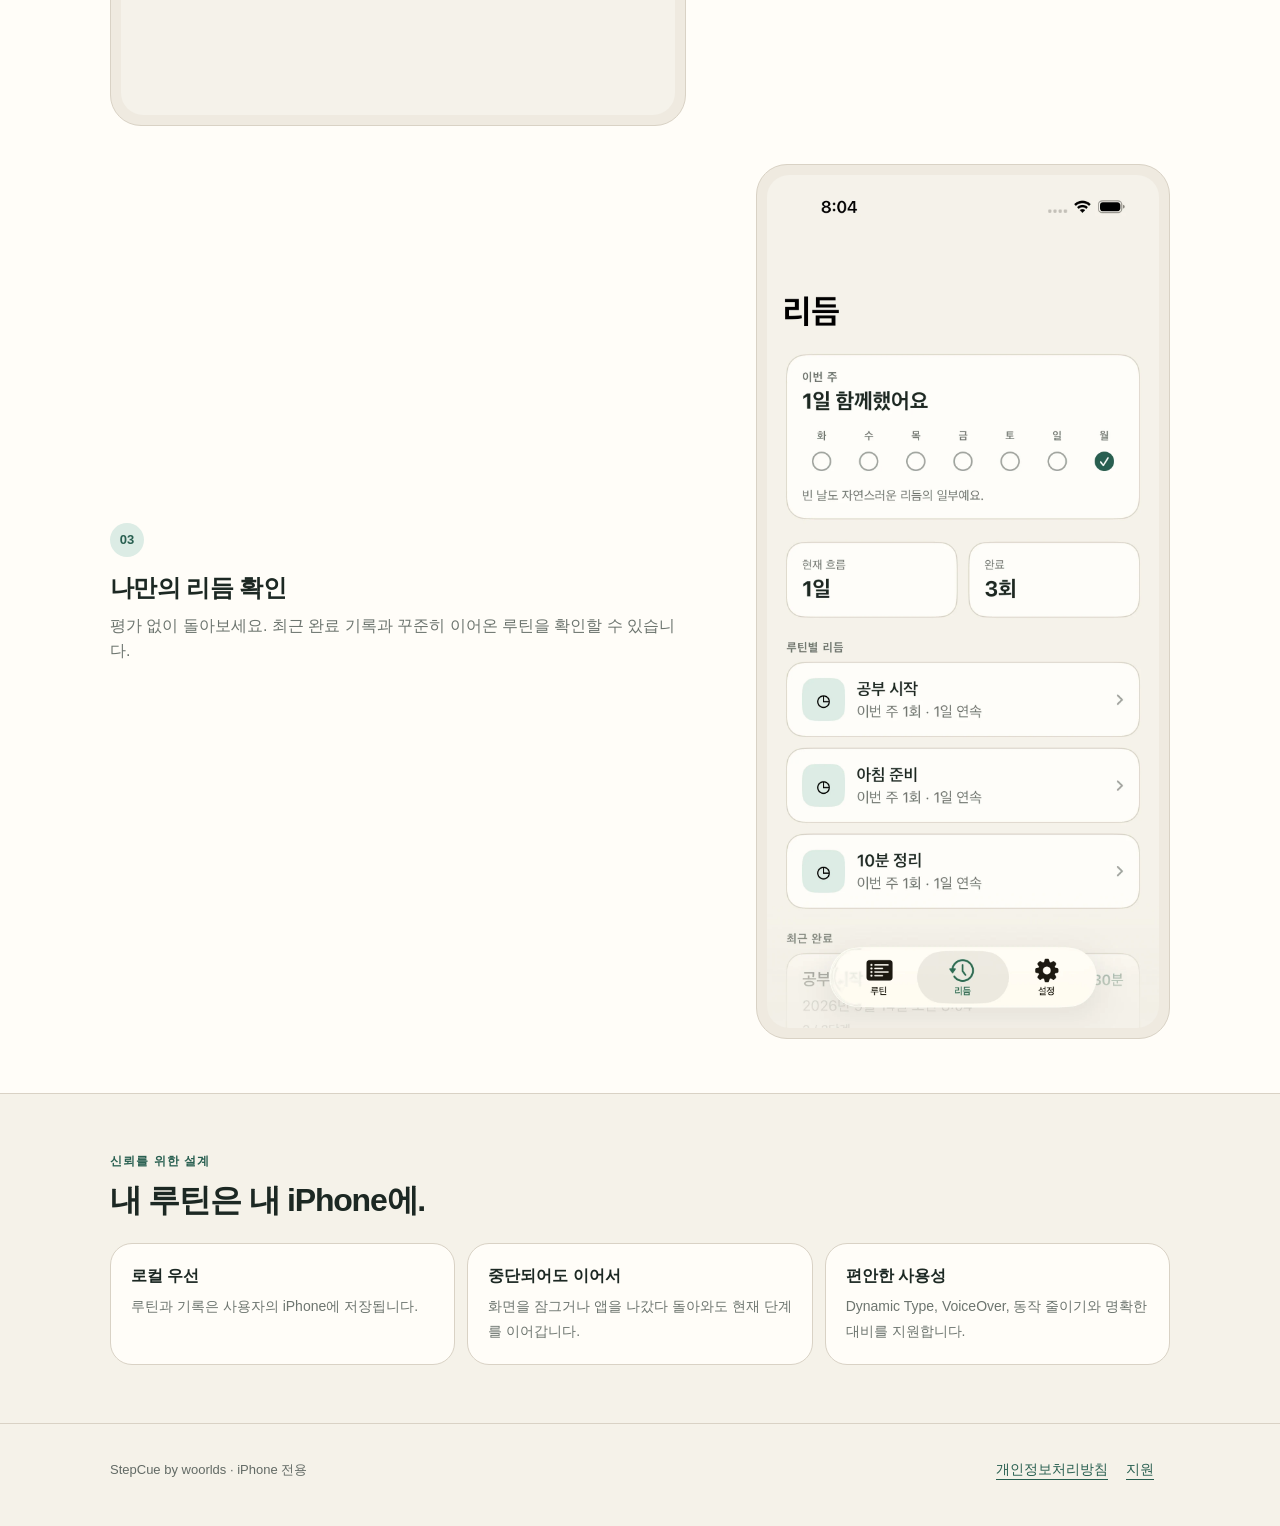
<file: stepcue/ko/index.html>
<!doctype html>
<html lang="ko">
<head>
  <meta charset="utf-8">
  <meta name="viewport" content="width=device-width, initial-scale=1">
  <meta name="theme-color" content="#F5F2E9" media="(prefers-color-scheme: light)">
  <meta name="theme-color" content="#111612" media="(prefers-color-scheme: dark)">
  <title>StepCue — iPhone을 위한 차분한 루틴 타이머</title>
  <meta name="description" content="매일의 루틴을 명확한 시간 단계로 만드세요. StepCue는 현재 단계, 남은 시간, 주변 단계와 예상 종료 시각을 iPhone에서 한눈에 보여줍니다.">
  <link rel="canonical" href="https://woorlds.github.io/stepcue/ko/">
  <link rel="alternate" hreflang="en" href="https://woorlds.github.io/stepcue/">
  <link rel="alternate" hreflang="ko" href="https://woorlds.github.io/stepcue/ko/">
  <link rel="alternate" hreflang="ja" href="https://woorlds.github.io/stepcue/ja/">
  <link rel="alternate" hreflang="x-default" href="https://woorlds.github.io/stepcue/">
  <link rel="icon" href="../assets/icon.png">
  <link rel="stylesheet" href="../style.css">
</head>
<body>
  <a class="skip-link" href="#main">본문으로 건너뛰기</a>
  <header class="site-header wrap">
    <a class="brand" href="../" aria-label="StepCue 홈">
      <img class="app-icon" src="../assets/icon.png" width="1024" height="1024" alt="StepCue 앱 아이콘">
      <span>StepCue</span>
    </a>
    <nav class="site-nav" aria-label="언어 및 지원">
      <div class="language-nav" aria-label="언어">
        <a href="../" lang="en" hreflang="en">EN</a>
        <a href="./" lang="ko" hreflang="ko" aria-current="page">한국어</a>
        <a href="../ja/" lang="ja" hreflang="ja">日本語</a>
      </div>
      <a href="https://woorlds.github.io/app-legal/stepcue/support/">지원</a>
    </nav>
  </header>
  <main id="main">
    <section class="hero wrap" aria-labelledby="hero-title">
      <div class="hero-copy">
        <p class="eyebrow">차분한 루틴 타이머</p>
        <h1 id="hero-title">지금 할 <span>한 단계에만.</span></h1>
        <p class="lead">매일의 루틴을 명확한 시간 단계로 만드세요. 지금 할 일, 다음 단계, 예상 종료 시각을 한눈에 확인할 수 있습니다.</p>
        <div class="actions">
          <a class="button" href="#features">기능 살펴보기 ↓</a>
          <a class="support-link" href="https://woorlds.github.io/app-legal/stepcue/support/">지원 ↗</a>
        </div>
      </div>
      <div class="hero-shot">
        <img class="screen" src="../assets/ko/timer.webp" width="1206" height="2622" alt="아침 준비 루틴의 현재 세수하기 단계, 남은 시간 3분 30초, 주변 단계와 예상 종료 시각을 보여주는 StepCue 타이머" fetchpriority="high">
      </div>
    </section>
    <section id="features" class="features" aria-labelledby="features-title">
      <div class="wrap">
        <p class="section-kicker">하나의 루틴, 선명한 흐름</p>
        <h2 id="features-title">덜 계획하고, 계속 나아가세요.</h2>
        <p class="section-intro">한 번 순서를 만들면 StepCue가 전체 루틴을 보기 쉽고 따라가기 편하게 유지합니다.</p>
        <div class="flow">
          <article>
            <div class="flow-copy"><span class="number">01</span><h3>루틴에서 시작</h3><p>아침, 공부, 청소, 운동 루틴을 한곳에 모으고 자주 쓰는 루틴을 고정하세요.</p></div>
            <div class="shot-wrap"><img src="../assets/ko/routines.webp" width="1206" height="2622" loading="lazy" alt="아침 준비 루틴이 고정되고 여러 루틴이 나열된 StepCue 루틴 화면"></div>
          </article>
          <article>
            <div class="flow-copy"><span class="number">02</span><h3>모든 단계를 명확하게</h3><p>단계 이름과 시간을 정하고 나에게 맞는 순서로 배치하세요.</p></div>
            <div class="shot-wrap"><img src="../assets/ko/editor.webp" width="1206" height="2622" loading="lazy" alt="루틴 이름, 아이콘, 시간 단계와 단계 추가 기능을 보여주는 StepCue 루틴 편집 화면"></div>
          </article>
          <article>
            <div class="flow-copy"><span class="number">03</span><h3>나만의 리듬 확인</h3><p>평가 없이 돌아보세요. 최근 완료 기록과 꾸준히 이어온 루틴을 확인할 수 있습니다.</p></div>
            <div class="shot-wrap"><img src="../assets/ko/rhythm.webp" width="1206" height="2622" loading="lazy" alt="이번 주 활동, 현재 흐름, 완료 횟수와 루틴별 리듬을 보여주는 StepCue 리듬 화면"></div>
          </article>
        </div>
      </div>
    </section>
    <section class="trust" aria-labelledby="trust-title">
      <div class="wrap">
        <p class="section-kicker">신뢰를 위한 설계</p>
        <h2 id="trust-title">내 루틴은 내 iPhone에.</h2>
        <div class="trust-grid">
          <div class="trust-card"><strong>로컬 우선</strong><span>루틴과 기록은 사용자의 iPhone에 저장됩니다.</span></div>
          <div class="trust-card"><strong>중단되어도 이어서</strong><span>화면을 잠그거나 앱을 나갔다 돌아와도 현재 단계를 이어갑니다.</span></div>
          <div class="trust-card"><strong>편안한 사용성</strong><span>Dynamic Type, VoiceOver, 동작 줄이기와 명확한 대비를 지원합니다.</span></div>
        </div>
      </div>
    </section>
  </main>
  <footer class="site-footer">
    <div class="footer-content wrap">
      <p>StepCue by woorlds · iPhone 전용</p>
      <nav class="footer-links" aria-label="중요 링크">
        <a href="https://woorlds.github.io/app-legal/stepcue/privacy/">개인정보처리방침</a>
        <a href="https://woorlds.github.io/app-legal/stepcue/support/">지원</a>
      </nav>
    </div>
  </footer>
</body>
</html>
</file>
<file: boxday/style.css>
:root {
  color-scheme: light dark;
  --background: #f9f2e8;
  --card: #fffaf4;
  --surface: #f1e5d8;
  --action: #b8442c;
  --action-strong: #a63820;
  --action-soft: #fbd9cc;
  --text: #302b27;
  --secondary-text: #756c63;
  --border: #dfd1c3;
  --shadow: 0 24px 70px rgb(69 45 25 / 15%);
}

* { box-sizing: border-box; }
html { scroll-behavior: smooth; scroll-padding-top: 24px; }
body { margin: 0; background: var(--background); color: var(--text); font-family: -apple-system, BlinkMacSystemFont, "SF Pro Display", "Apple SD Gothic Neo", "Hiragino Sans", "Segoe UI", sans-serif; line-height: 1.55; -webkit-font-smoothing: antialiased; }
a { color: inherit; text-underline-offset: 5px; }
a:focus-visible { border-radius: 5px; outline: 3px solid var(--action); outline-offset: 4px; }
.wrap { width: min(calc(100% - 36px), 1060px); margin-inline: auto; }
.skip-link { position: fixed; top: -80px; left: 16px; z-index: 20; padding: 12px 16px; border-radius: 12px; background: var(--card); color: var(--action-strong); font-weight: 700; }
.skip-link:focus { top: 12px; }
.site-header { display: flex; min-height: 68px; align-items: center; justify-content: space-between; gap: 8px; }
.brand { display: inline-flex; min-width: 44px; min-height: 44px; align-items: center; gap: 9px; font-size: 19px; font-weight: 780; letter-spacing: -.4px; text-decoration: none; }
.app-icon { width: 34px; height: 34px; border-radius: 9px; }
.site-nav, .language-nav { display: flex; align-items: center; }
.site-nav { gap: 2px; }
.language-nav { gap: 0; }
.site-nav a { display: inline-flex; min-width: 44px; min-height: 44px; align-items: center; justify-content: center; color: var(--secondary-text); font-size: 12px; font-weight: 700; text-decoration: none; }
.site-nav a[aria-current="page"] { color: var(--action-strong); }
.hero { overflow: hidden; padding-block: 34px 0; }
.eyebrow, .section-kicker { margin: 0 0 11px; color: var(--action-strong); font-size: 11px; font-weight: 800; letter-spacing: 1px; text-transform: uppercase; }
h1, h2, h3, p { margin-top: 0; }
h1, h2, h3, .lead { overflow-wrap: break-word; word-break: keep-all; }
h1 { max-width: 680px; margin-bottom: 18px; font-size: clamp(42px, 12vw, 72px); letter-spacing: -2.8px; line-height: 1.02; }
h1 span { display: block; color: var(--action); }
.lead { max-width: 570px; margin-bottom: 22px; color: var(--secondary-text); font-size: 16px; }
.actions { display: flex; align-items: center; gap: 10px; margin-bottom: 30px; }
.button, .support-link { display: inline-flex; min-height: 48px; align-items: center; justify-content: center; font-weight: 740; }
.button { padding-inline: 18px; border-radius: 999px; background: var(--action); box-shadow: 0 9px 22px rgb(239 104 72 / 22%); color: #fffaf4; text-decoration: none; }
.support-link { padding-inline: 8px; color: var(--action-strong); }
.hero-shot { position: relative; width: min(82vw, 350px); margin: 0 auto -82px; }
.hero-shot::before { position: absolute; inset: 10% -18% 8%; border-radius: 48%; background: var(--action-soft); content: ""; transform: rotate(-5deg); }
.screen { position: relative; display: block; width: 100%; height: auto; border: 1px solid var(--border); border-radius: 34px; box-shadow: var(--shadow); }
.features { padding-block: 138px 58px; border-block: 1px solid var(--border); background: var(--card); }
h2 { margin-bottom: 14px; font-size: 33px; letter-spacing: -1.2px; line-height: 1.12; }
.section-intro { color: var(--secondary-text); font-size: 16px; }
.flow { display: grid; gap: 44px; margin-top: 38px; }
.flow article { display: grid; gap: 18px; }
.number { display: inline-grid; width: 34px; height: 34px; margin-bottom: 12px; place-items: center; border-radius: 50%; background: var(--action-soft); color: var(--action-strong); font-size: 12px; font-weight: 780; }
h3 { margin-bottom: 8px; font-size: 23px; letter-spacing: -.6px; }
.flow-copy p { color: var(--secondary-text); }
.shot-wrap { padding: 10px; border: 1px solid var(--border); border-radius: 30px; background: var(--surface); overflow: hidden; }
.shot-wrap img { display: block; width: 100%; height: auto; border-radius: 22px; }
.trust { padding-block: 58px; }
.trust-grid { display: grid; gap: 11px; margin-top: 26px; }
.trust-card { padding: 20px; border: 1px solid var(--border); border-radius: 20px; background: var(--card); }
.trust-card strong { display: block; margin-bottom: 5px; font-size: 16px; }
.trust-card span { color: var(--secondary-text); font-size: 14px; }
.site-footer { padding-block: 24px 34px; border-top: 1px solid var(--border); }
.footer-content { display: flex; flex-direction: column; gap: 12px; }
.site-footer p { margin: 0; color: var(--secondary-text); font-size: 13px; }
.footer-links { display: flex; flex-wrap: wrap; gap: 4px 18px; }
.footer-links a { display: inline-flex; min-width: 44px; min-height: 44px; align-items: center; color: var(--action-strong); font-size: 14px; }

@media (max-width: 350px) {
  .brand span { display: none; }
}

@media (min-width: 760px) {
  .wrap { width: min(calc(100% - 80px), 1060px); }
  .hero { display: grid; grid-template-columns: 1.05fr .72fr; align-items: center; gap: 70px; padding-block: 62px 76px; }
  h1 { font-size: 68px; }
  .hero-shot { width: 100%; margin: 0; }
  .features { padding-block: 70px; }
  .flow article { grid-template-columns: .7fr 1fr; align-items: center; gap: 48px; }
  .flow article:nth-child(even) { grid-template-columns: 1fr .7fr; }
  .flow article:nth-child(even) .flow-copy { order: 2; }
  .flow article:nth-child(even) .shot-wrap { order: 1; }
  .trust-grid { grid-template-columns: repeat(3, 1fr); }
  .footer-content { flex-direction: row; align-items: center; justify-content: space-between; }
}

@media (prefers-color-scheme: dark) {
  :root { --background: #171310; --card: #211a16; --surface: #2b211b; --action: #ff896b; --action-strong: #ffad96; --action-soft: #45271f; --text: #fff7f0; --secondary-text: #d1c3b8; --border: #4b3a31; --shadow: 0 24px 70px rgb(0 0 0 / 36%); }
  .button { color: #24130e; }
}

@media (prefers-reduced-motion: reduce) {
  html { scroll-behavior: auto; }
  *, *::before, *::after { animation-duration: .01ms !important; animation-iteration-count: 1 !important; transition-duration: .01ms !important; }
}

/* The same v2.1 captures used in the localized App Store assets. */
.shot-wrap { width: min(100%, 330px); justify-self: center; }
.update-note { margin-top: 32px; padding-top: 24px; border-top: 1px solid var(--border); }
.update-note h3 { font-size: 18px; }
.update-note p { max-width: 850px; color: var(--secondary-text); font-size: 14px; }
html[lang="ja"] h1 { font-size: clamp(25px, 7.6vw, 48px); letter-spacing: -1.5px; }
</file>
<file: lorumi/style.css>
:root {
  color-scheme: light;
  --ink: #162440;
  --blue: #2454db;
  --muted: #52617a;
  --line: #dce3f0;
  --paper: #f8f9fd;
}
* { box-sizing: border-box; }
html { scroll-behavior: smooth; scroll-padding-top: 24px; }
body { margin: 0; background: var(--paper); color: var(--ink); font-family: -apple-system, BlinkMacSystemFont, "Segoe UI", sans-serif; line-height: 1.65; -webkit-font-smoothing: antialiased; }
a { color: inherit; text-underline-offset: 5px; }
a:focus-visible { outline: 3px solid var(--blue); outline-offset: 4px; border-radius: 4px; }
.wrap { max-width: 1080px; margin-inline: auto; padding-inline: 24px; }
.skip { position: absolute; top: -100px; left: 20px; padding: 12px; background: white; z-index: 10; }
.skip:focus { top: 12px; }
.header { display: flex; align-items: center; justify-content: space-between; gap: 12px; min-height: 68px; }
.brand { display: inline-flex; min-height: 44px; gap: 9px; align-items: center; text-decoration: none; font-size: 23px; font-weight: 750; letter-spacing: -.8px; }
.brand-mark { display: grid; place-items: center; background: var(--blue); color: white; width: 32px; height: 32px; border-radius: 10px; font-size: 25px; }
.header nav { display: flex; gap: 12px; font-size: 14px; font-weight: 600; }
.header nav a { display: inline-flex; align-items: center; min-height: 44px; min-width: 44px; text-decoration: none; }
.hero { display: grid; gap: 24px; padding-block: 24px 32px; }
.eyebrow { font-size: 12px; font-weight: 750; letter-spacing: 1px; color: var(--blue); margin: 0 0 12px; }
h1, h2, h3 { line-height: 1.25; font-weight: 750; margin: 0; }
h1 { font-size: clamp(30px, 8.5vw, 36px); letter-spacing: -1px; }
h1 span { color: var(--blue); }
.intro { font-size: 16px; line-height: 1.65; max-width: 470px; margin: 16px 0 12px; color: var(--muted); }
.availability { display: flex; align-items: center; gap: 8px; font-size: 14px; font-weight: 600; color: var(--muted); margin: 0; }
.availability span { font-size: 8px; color: var(--blue); }
.product-preview { width: 100%; max-width: 360px; margin: 0; justify-self: center; }
.product-preview > a { display: block; border: 1px solid var(--line); border-radius: 24px; overflow: hidden; box-shadow: 0 12px 30px #1624400e; }
.product-preview img { display: block; width: 100%; height: auto; }
figcaption { text-align: center; font-size: 14px; color: var(--muted); margin-top: 12px; }
figcaption a { display: inline-flex; min-height: 44px; align-items: center; gap: 8px; color: var(--blue); font-weight: 600; }
.features { padding-block: 28px 36px; }
.section-heading { margin-bottom: 24px; }
h2 { font-size: 28px; letter-spacing: -.7px; }
.section-heading p { color: var(--muted); font-size: 16px; margin: 10px 0 0; }
.feature-grid { display: grid; }
.feature-grid article { padding: 24px 0; border-top: 1px solid var(--line); }
.step { font-size: 12px; letter-spacing: 1px; font-weight: 750; color: var(--blue); }
h3 { font-size: 23px; letter-spacing: -.5px; margin-top: 10px; }
.feature-grid p { font-size: 16px; color: var(--muted); margin: 12px 0 0; }
.closing { padding-block: 28px; background: #eaf0fe; border-block: 1px solid var(--line); }
.closing h2 { font-size: 25px; }
.closing p { margin: 10px 0 12px; font-size: 14px; color: var(--muted); }
.closing a { display: inline-flex; align-items: center; min-height: 44px; gap: 12px; font-weight: 650; color: var(--blue); }
.disclosure { padding-block: 28px 16px; }
.disclosure h2 { font-size: 17px; letter-spacing: 0; }
.disclosure p { font-size: 14px; color: var(--muted); margin: 12px 0; }
.footer { border-top: 1px solid var(--line); display: flex; flex-direction: column; align-items: flex-start; padding-block: 16px 24px; gap: 8px; }
.footer-brand { font-size: 22px; }
.footer-brand span { font-size: 13px; font-weight: 450; color: var(--muted); letter-spacing: 0; }
.footer nav { display: flex; gap: 4px 16px; flex-wrap: wrap; font-size: 14px; }
.footer nav a { display: inline-flex; align-items: center; min-height: 44px; min-width: 44px; text-decoration: none; }
@media (min-width: 700px) {
  .wrap { padding-inline: 40px; }
  .header { min-height: 96px; }
  .header nav { gap: 28px; font-size: 16px; }
  .hero { grid-template-columns: 1.15fr 1fr; align-items: center; gap: 64px; padding-block: 36px 52px; }
  h1 { font-size: clamp(38px, 4.5vw, 54px); }
  .intro { font-size: 18px; margin-block: 24px 20px; }
  .product-preview { max-width: 300px; }
  .features { padding-block: 36px 52px; }
  h2 { font-size: 34px; }
  .feature-grid { grid-template-columns: 1fr 1fr; column-gap: 60px; }
  .feature-grid article { padding-block: 28px; }
  .closing { display: flex; align-items: center; justify-content: space-between; gap: 32px; }
  .closing p { margin-bottom: 0; }
  .footer { flex-direction: row; justify-content: space-between; align-items: center; }
}
@media (max-width: 359px) {
  .wrap { padding-inline: 18px; }
  .header nav { gap: 10px; }
  .brand { font-size: 21px; }
  .eyebrow { font-size: 11px; letter-spacing: .5px; }
}
@media (prefers-reduced-motion: reduce) { html { scroll-behavior: auto; } }
</file>
<file: mindtrade/style.css>
:root {
  color-scheme: light;
  --background: #f7f5fb;
  --surface: #ffffff;
  --surface-soft: #f0ecfb;
  --surface-strong: #e6dffd;
  --accent: #6f55df;
  --accent-strong: #5239bd;
  --accent-ink: #ffffff;
  --text: #1c1924;
  --secondary: #686372;
  --border: #ddd7e9;
  --shadow: 0 26px 64px rgb(48 35 82 / 14%);
}

* {
  box-sizing: border-box;
}

html {
  scroll-behavior: smooth;
  scroll-padding-top: 24px;
}

body {
  min-width: 320px;
  margin: 0;
  overflow-x: clip;
  background: var(--background);
  color: var(--text);
  font-family: -apple-system, BlinkMacSystemFont, "SF Pro Display", "Apple SD Gothic Neo", "Noto Sans KR", "Segoe UI", sans-serif;
  line-height: 1.58;
  -webkit-font-smoothing: antialiased;
}

a {
  color: inherit;
  text-underline-offset: 5px;
}

a:focus-visible {
  border-radius: 7px;
  outline: 3px solid var(--accent);
  outline-offset: 4px;
}

h1,
h2,
h3,
p {
  margin-top: 0;
}

.wrap {
  width: min(calc(100% - 40px), 74rem);
  margin-inline: auto;
}

.skip-link {
  position: fixed;
  top: -80px;
  left: 16px;
  z-index: 50;
  padding: 12px 16px;
  border-radius: 12px;
  background: var(--surface);
  color: var(--accent-strong);
  font-weight: 760;
}

.skip-link:focus {
  top: 12px;
}

.site-header {
  display: flex;
  min-height: 76px;
  align-items: center;
  justify-content: space-between;
  gap: 14px;
}

.brand {
  display: inline-flex;
  min-width: 44px;
  min-height: 44px;
  align-items: center;
  gap: 10px;
  font-size: 19px;
  font-weight: 790;
  letter-spacing: -0.45px;
  text-decoration: none;
}

.app-icon {
  width: 36px;
  height: 36px;
  border-radius: 9px;
  box-shadow: 0 5px 14px rgb(61 43 129 / 18%);
}

.site-nav,
.language-nav {
  display: flex;
  align-items: center;
}

.site-nav {
  gap: 8px;
}

.language-nav {
  gap: 1px;
}

.site-nav a {
  display: inline-flex;
  min-width: 44px;
  min-height: 44px;
  align-items: center;
  justify-content: center;
  color: var(--secondary);
  font-size: 13px;
  font-weight: 700;
  text-decoration: none;
}

.site-nav a[aria-current="page"] {
  color: var(--accent-strong);
}

.hero {
  padding-block: 38px 34px;
  text-align: center;
}

.hero-copy {
  position: relative;
  z-index: 3;
  max-width: 47rem;
  margin-inline: auto;
}

.eyebrow,
.section-kicker {
  margin-bottom: 12px;
  color: var(--accent-strong);
  font-size: 12px;
  font-weight: 820;
  letter-spacing: 1.2px;
  text-transform: uppercase;
}

h1 {
  margin-bottom: 20px;
  font-size: clamp(46px, 10vw, 82px);
  letter-spacing: -0.064em;
  line-height: 0.98;
}

h1 span {
  color: var(--accent);
}

.lead {
  max-width: 40rem;
  margin: 0 auto 25px;
  color: var(--secondary);
  font-size: clamp(17px, 2.2vw, 20px);
}

.app-store-button {
  display: inline-flex;
  min-height: 54px;
  align-items: center;
  gap: 10px;
  padding: 8px 17px;
  border-radius: 14px;
  background: #16131d;
  box-shadow: 0 10px 24px rgb(28 19 54 / 18%);
  color: #ffffff;
  text-align: left;
  text-decoration: none;
}

.app-store-button small,
.app-store-button span:last-child {
  display: block;
}

.app-store-button small {
  font-size: 10px;
  font-weight: 560;
  line-height: 1.1;
}

.app-store-button span:last-child {
  font-size: 18px;
  font-weight: 730;
  line-height: 1.1;
}

.apple-mark {
  font-size: 24px;
}

.compatibility {
  margin: 11px 0 0;
  color: var(--secondary);
  font-size: 12px;
}

.hero-gallery {
  display: grid;
  grid-auto-columns: min(68vw, 260px);
  grid-auto-flow: column;
  gap: 14px;
  width: calc(100% + 40px);
  height: auto;
  margin: 28px 0 0 -20px;
  padding: 4px 16% 24px;
  overflow-x: auto;
  overscroll-behavior-inline: contain;
  scroll-padding-inline: 16%;
  scroll-snap-type: x mandatory;
  scrollbar-width: none;
  -webkit-overflow-scrolling: touch;
}

.hero-gallery::before {
  display: none;
}

.hero-screen {
  position: relative;
  display: block;
  width: 100%;
  height: auto;
  border: 1px solid var(--border);
  border-radius: clamp(22px, 4vw, 36px);
  box-shadow: var(--shadow);
  scroll-snap-align: center;
}

.hero-gallery::-webkit-scrollbar {
  display: none;
}

.hero-screen-left,
.hero-screen-center,
.hero-screen-right {
  inset: auto;
  transform: none;
}

.gallery-hint {
  margin: -8px 0 0;
  color: var(--secondary);
  font-size: 12px;
  font-weight: 650;
}

.features {
  padding-block: 72px;
  border-block: 1px solid var(--border);
  background: var(--surface);
}

h2 {
  margin-bottom: 15px;
  font-size: clamp(34px, 5vw, 55px);
  letter-spacing: -0.045em;
  line-height: 1.03;
}

.section-intro {
  max-width: 39rem;
  color: var(--secondary);
  font-size: 17px;
}

.flow-grid {
  display: grid;
  gap: 14px;
  margin-top: 34px;
}

.flow-card {
  padding: 20px;
  border: 1px solid var(--border);
  border-radius: 24px;
  background: var(--background);
}

.number {
  display: inline-grid;
  width: 36px;
  height: 36px;
  margin-bottom: 16px;
  place-items: center;
  border-radius: 50%;
  background: var(--surface-strong);
  color: var(--accent-strong);
  font-size: 13px;
  font-weight: 800;
}

h3 {
  margin-bottom: 8px;
  font-size: 22px;
  letter-spacing: -0.035em;
}

.flow-card p,
.feature-copy p,
.trust-card span,
.closing-cta p {
  color: var(--secondary);
}

.flow-card p {
  margin-bottom: 0;
}

.flow-card h3 {
  word-break: keep-all;
}

.feature-evidence {
  display: grid;
  gap: 30px;
  align-items: center;
  margin-top: 56px;
  padding: 24px;
  border-radius: 32px;
  background: var(--surface-soft);
}

.feature-copy p:last-child {
  margin-bottom: 0;
  font-size: 17px;
}

.screen-frame {
  justify-self: center;
  width: min(100%, 340px);
  padding: 10px;
  border: 1px solid var(--border);
  border-radius: 32px;
  background: var(--surface);
  box-shadow: var(--shadow);
}

.feature-screen {
  display: block;
  width: 100%;
  height: auto;
  border-radius: 23px;
}

.trust {
  padding-block: 76px;
}

.trust-grid {
  display: grid;
  gap: 14px;
  margin-top: 30px;
}

.trust-card {
  padding: 23px;
  border: 1px solid var(--border);
  border-radius: 23px;
  background: var(--surface);
}

.trust-card strong {
  display: block;
  margin-bottom: 7px;
  font-size: 17px;
}

.trust-card span {
  font-size: 14px;
}

.disclaimer {
  max-width: 50rem;
  margin: 28px 0 0;
  color: var(--secondary);
  font-size: 13px;
}

.closing-cta {
  padding-block: 72px;
  border-top: 1px solid var(--border);
  background: var(--surface-soft);
  text-align: center;
}

.cta-inner p:not(.section-kicker) {
  margin-bottom: 24px;
  font-size: 17px;
}

.site-footer {
  padding-block: 26px 36px;
  border-top: 1px solid var(--border);
}

.footer-content {
  display: flex;
  flex-direction: column;
  gap: 12px;
}

.site-footer p {
  margin: 0;
  color: var(--secondary);
  font-size: 13px;
}

.footer-links {
  display: flex;
  flex-wrap: wrap;
  gap: 4px 18px;
}

.footer-links a {
  display: inline-flex;
  min-width: 44px;
  min-height: 44px;
  align-items: center;
  color: var(--accent-strong);
  font-size: 14px;
}

@media (min-width: 760px) {
  .wrap {
    width: min(calc(100% - 80px), 74rem);
  }

  .hero {
    padding-top: 78px;
  }

  .hero-gallery {
    position: relative;
    display: block;
    width: min(100%, 48rem);
    height: clamp(390px, 60vw, 620px);
    margin: 38px auto 0;
    padding: 0;
    overflow: clip;
  }

  .hero-gallery::before {
    position: absolute;
    inset: 10% 2% 2%;
    display: block;
    border-radius: 50%;
    background: radial-gradient(circle, var(--surface-strong), transparent 68%);
    content: "";
    filter: blur(7px);
  }

  .hero-screen {
    position: absolute;
    bottom: 0;
    width: clamp(170px, 32vw, 246px);
  }

  .hero-screen-left {
    left: 7%;
    transform: rotate(-5deg) translateY(5%);
  }

  .hero-screen-center {
    left: 50%;
    z-index: 2;
    transform: translateX(-50%);
  }

  .hero-screen-right {
    right: 7%;
    transform: rotate(5deg) translateY(5%);
  }

  .gallery-hint {
    display: none;
  }

  .flow-grid {
    grid-template-columns: repeat(2, minmax(0, 1fr));
  }

  .feature-evidence {
    grid-template-columns: 1fr 0.72fr;
    padding: 46px 56px;
  }

  .trust-grid {
    grid-template-columns: repeat(3, minmax(0, 1fr));
  }

  .footer-content {
    flex-direction: row;
    align-items: center;
    justify-content: space-between;
  }
}

@media (min-width: 375px) and (max-width: 759px) {
  .flow-grid {
    grid-template-columns: repeat(2, minmax(0, 1fr));
    gap: 10px;
  }

  .flow-card {
    padding: 18px;
  }

  .flow-card h3 {
    font-size: 19px;
  }

  .flow-card p {
    font-size: 14px;
  }
}

@media (max-width: 374px) {
  .wrap {
    width: min(calc(100% - 28px), 74rem);
  }

  .site-header {
    flex-wrap: wrap;
    padding-block: 10px 6px;
  }

  .site-nav {
    width: 100%;
    justify-content: space-between;
  }

  .hero {
    padding-top: 38px;
  }

  h1 {
    font-size: 43px;
  }

  .hero-gallery {
    width: calc(100% + 28px);
    margin-left: -14px;
  }

  .feature-evidence {
    padding: 22px 18px;
  }
}

@media (prefers-reduced-motion: reduce) {
  html {
    scroll-behavior: auto;
  }
}
</file>
<file: stepcue/style.css>
:root {
  color-scheme: light dark;
  --background: #f5f2e9;
  --card: #fffdf8;
  --surface: #efeae0;
  --action: #367865;
  --action-strong: #285f50;
  --action-soft: #dcece5;
  --text: #1c2823;
  --secondary-text: #6d756f;
  --secondary-on-background: #626a65;
  --border: #d9d2c5;
  --shadow: 0 22px 60px rgb(28 40 35 / 12%);
}

* {
  box-sizing: border-box;
}

html {
  scroll-behavior: smooth;
  scroll-padding-top: 24px;
}

body {
  margin: 0;
  background: var(--background);
  color: var(--text);
  font-family: -apple-system, BlinkMacSystemFont, "SF Pro Display", "Segoe UI", sans-serif;
  line-height: 1.55;
  -webkit-font-smoothing: antialiased;
}

a {
  color: inherit;
  text-underline-offset: 5px;
}

a:focus-visible {
  border-radius: 5px;
  outline: 3px solid var(--action);
  outline-offset: 4px;
}

.wrap {
  width: min(calc(100% - 40px), 1060px);
  margin-inline: auto;
}

.skip-link {
  position: fixed;
  top: -80px;
  left: 16px;
  z-index: 20;
  padding: 12px 16px;
  border-radius: 12px;
  background: var(--card);
  color: var(--action-strong);
  font-weight: 700;
}

.skip-link:focus {
  top: 12px;
}

.site-header {
  display: flex;
  min-height: 72px;
  align-items: center;
  justify-content: space-between;
  gap: 12px;
}

.brand {
  display: inline-flex;
  min-width: 44px;
  min-height: 44px;
  align-items: center;
  gap: 10px;
  font-size: 20px;
  font-weight: 760;
  letter-spacing: -0.5px;
  text-decoration: none;
}

.app-icon {
  width: 34px;
  height: 34px;
  border-radius: 9px;
}

.site-nav,
.language-nav {
  display: flex;
  align-items: center;
}

.site-nav {
  gap: 9px;
}

.language-nav {
  gap: 2px;
}

.site-nav a {
  display: inline-flex;
  min-width: 44px;
  min-height: 44px;
  align-items: center;
  justify-content: center;
  color: var(--secondary-on-background);
  font-size: 13px;
  font-weight: 680;
  text-decoration: none;
}

.site-nav a[aria-current="page"] {
  color: var(--action-strong);
}

.hero {
  overflow: hidden;
  padding-block: 28px 56px;
}

.eyebrow,
.section-kicker {
  margin: 0 0 12px;
  color: var(--action-strong);
  font-size: 12px;
  font-weight: 780;
  letter-spacing: 1.1px;
  text-transform: uppercase;
}

h1,
h2,
h3,
p {
  margin-top: 0;
}

h1 {
  max-width: 650px;
  margin-bottom: 18px;
  font-size: clamp(40px, 12vw, 72px);
  letter-spacing: -2.7px;
  line-height: 0.99;
}

h1 span {
  color: var(--action);
}

.lead {
  max-width: 570px;
  margin-bottom: 22px;
  color: var(--secondary-on-background);
  font-size: 17px;
}

.actions {
  display: flex;
  align-items: center;
  gap: 12px;
  margin-bottom: 38px;
}

.button,
.support-link {
  display: inline-flex;
  min-height: 48px;
  align-items: center;
  justify-content: center;
  font-weight: 720;
}

.button {
  padding-inline: 19px;
  border-radius: 999px;
  background: var(--action);
  box-shadow: 0 8px 20px rgb(54 120 101 / 20%);
  color: var(--background);
  text-decoration: none;
}

.support-link {
  padding-inline: 8px;
  color: var(--action-strong);
}

.hero-shot {
  position: relative;
  width: min(82vw, 360px);
  margin-inline: auto;
}

.hero-shot::before {
  position: absolute;
  inset: 11% -18% 7%;
  border-radius: 48%;
  background: var(--action-soft);
  content: "";
  transform: rotate(-5deg);
}

.screen {
  position: relative;
  display: block;
  width: 100%;
  height: auto;
  border: 1px solid var(--border);
  border-radius: 34px;
  box-shadow: var(--shadow);
}

.features {
  padding-block: 54px;
  border-block: 1px solid var(--border);
  background: var(--card);
}

h2 {
  margin-bottom: 14px;
  font-size: 32px;
  letter-spacing: -1.2px;
  line-height: 1.08;
}

.section-intro {
  color: var(--secondary-text);
  font-size: 16px;
}

.flow {
  display: grid;
  gap: 38px;
  margin-top: 38px;
}

.flow article {
  display: grid;
  gap: 18px;
}

.number {
  display: inline-grid;
  width: 34px;
  height: 34px;
  margin-bottom: 12px;
  place-items: center;
  border-radius: 50%;
  background: var(--action-soft);
  color: var(--action-strong);
  font-size: 13px;
  font-weight: 760;
}

h3 {
  margin-bottom: 8px;
  font-size: 24px;
  letter-spacing: -0.6px;
}

.flow-copy p {
  color: var(--secondary-text);
}

.shot-wrap {
  padding: 10px;
  border: 1px solid var(--border);
  border-radius: 31px;
  background: var(--surface);
}

.shot-wrap img {
  display: block;
  width: 100%;
  height: auto;
  border-radius: 22px;
}

.trust {
  padding-block: 58px;
}

.trust-grid {
  display: grid;
  gap: 12px;
  margin-top: 26px;
}

.trust-card {
  padding: 20px;
  border: 1px solid var(--border);
  border-radius: 22px;
  background: var(--card);
}

.trust-card strong {
  display: block;
  margin-bottom: 5px;
  font-size: 16px;
}

.trust-card span {
  color: var(--secondary-text);
  font-size: 14px;
}

.site-footer {
  padding-block: 24px 34px;
  border-top: 1px solid var(--border);
}

.footer-content {
  display: flex;
  flex-direction: column;
  gap: 12px;
}

.site-footer p {
  margin: 0;
  color: var(--secondary-on-background);
  font-size: 13px;
}

.footer-links {
  display: flex;
  flex-wrap: wrap;
  gap: 4px 18px;
}

.footer-links a {
  display: inline-flex;
  min-width: 44px;
  min-height: 44px;
  align-items: center;
  color: var(--action-strong);
  font-size: 14px;
}

@media (min-width: 760px) {
  .wrap {
    width: min(calc(100% - 80px), 1060px);
  }

  .hero {
    display: grid;
    grid-template-columns: 1.08fr 0.75fr;
    align-items: center;
    gap: 70px;
    padding-block: 60px 78px;
  }

  h1 {
    font-size: 68px;
  }

  .actions {
    margin-bottom: 0;
  }

  .flow article {
    grid-template-columns: 1fr 0.72fr;
    align-items: center;
    gap: 70px;
  }

  .flow article:nth-child(even) .flow-copy {
    order: 2;
  }

  .trust-grid {
    grid-template-columns: repeat(3, 1fr);
  }

  .footer-content {
    flex-direction: row;
    align-items: center;
    justify-content: space-between;
  }
}

@media (max-width: 374px) {
  .wrap {
    width: min(calc(100% - 28px), 1060px);
  }

  .site-header {
    flex-wrap: wrap;
    padding-block: 10px 8px;
  }

  .site-nav {
    width: 100%;
    gap: 2px;
    justify-content: space-between;
  }

  .site-nav a {
    min-width: 44px;
    font-size: 12px;
  }

}

@media (prefers-color-scheme: dark) {
  :root {
    --background: #111612;
    --card: #1b211d;
    --surface: #202820;
    --action: #72b49e;
    --action-strong: #9bd6c3;
    --action-soft: #23352f;
    --text: #f2f6f3;
    --secondary-text: #c7d1cb;
    --secondary-on-background: #c7d1cb;
    --border: #344139;
    --shadow: 0 22px 60px rgb(0 0 0 / 34%);
  }
}

@media (prefers-reduced-motion: reduce) {
  html {
    scroll-behavior: auto;
  }
}
</file>
